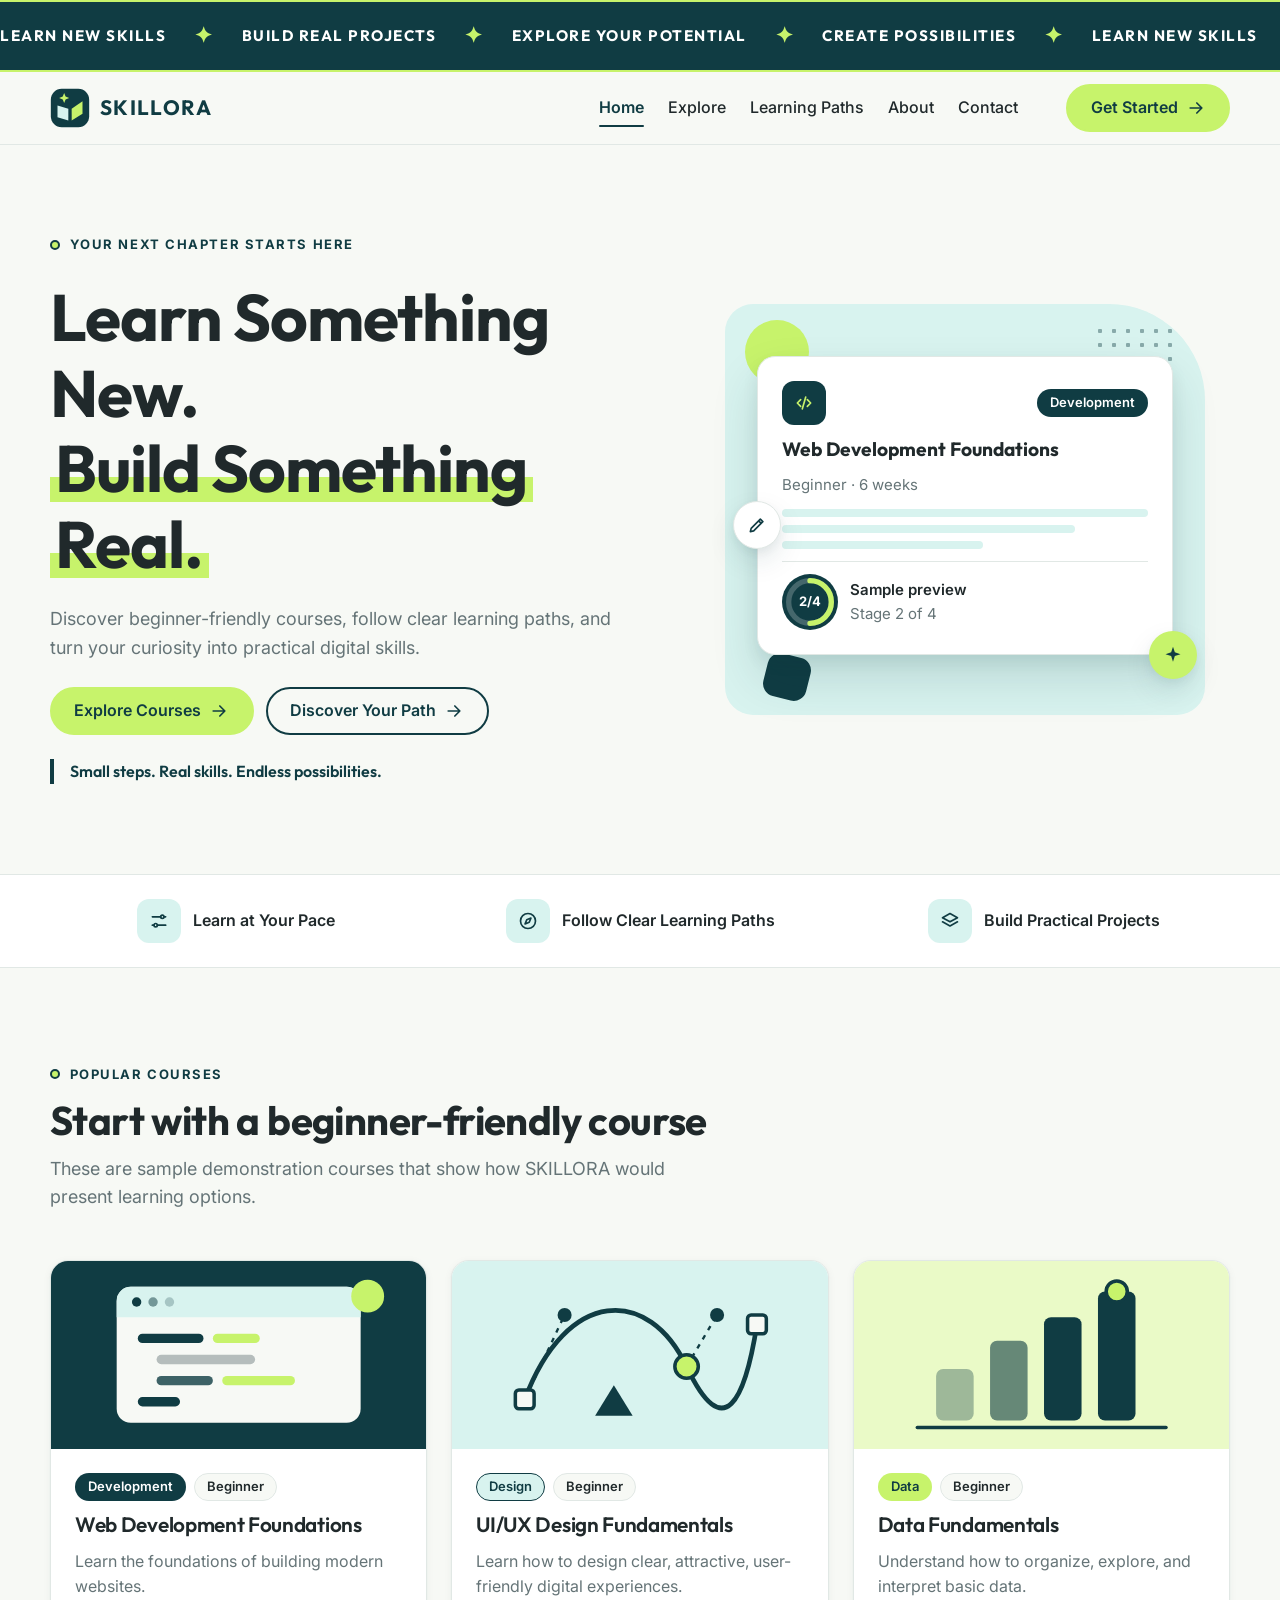
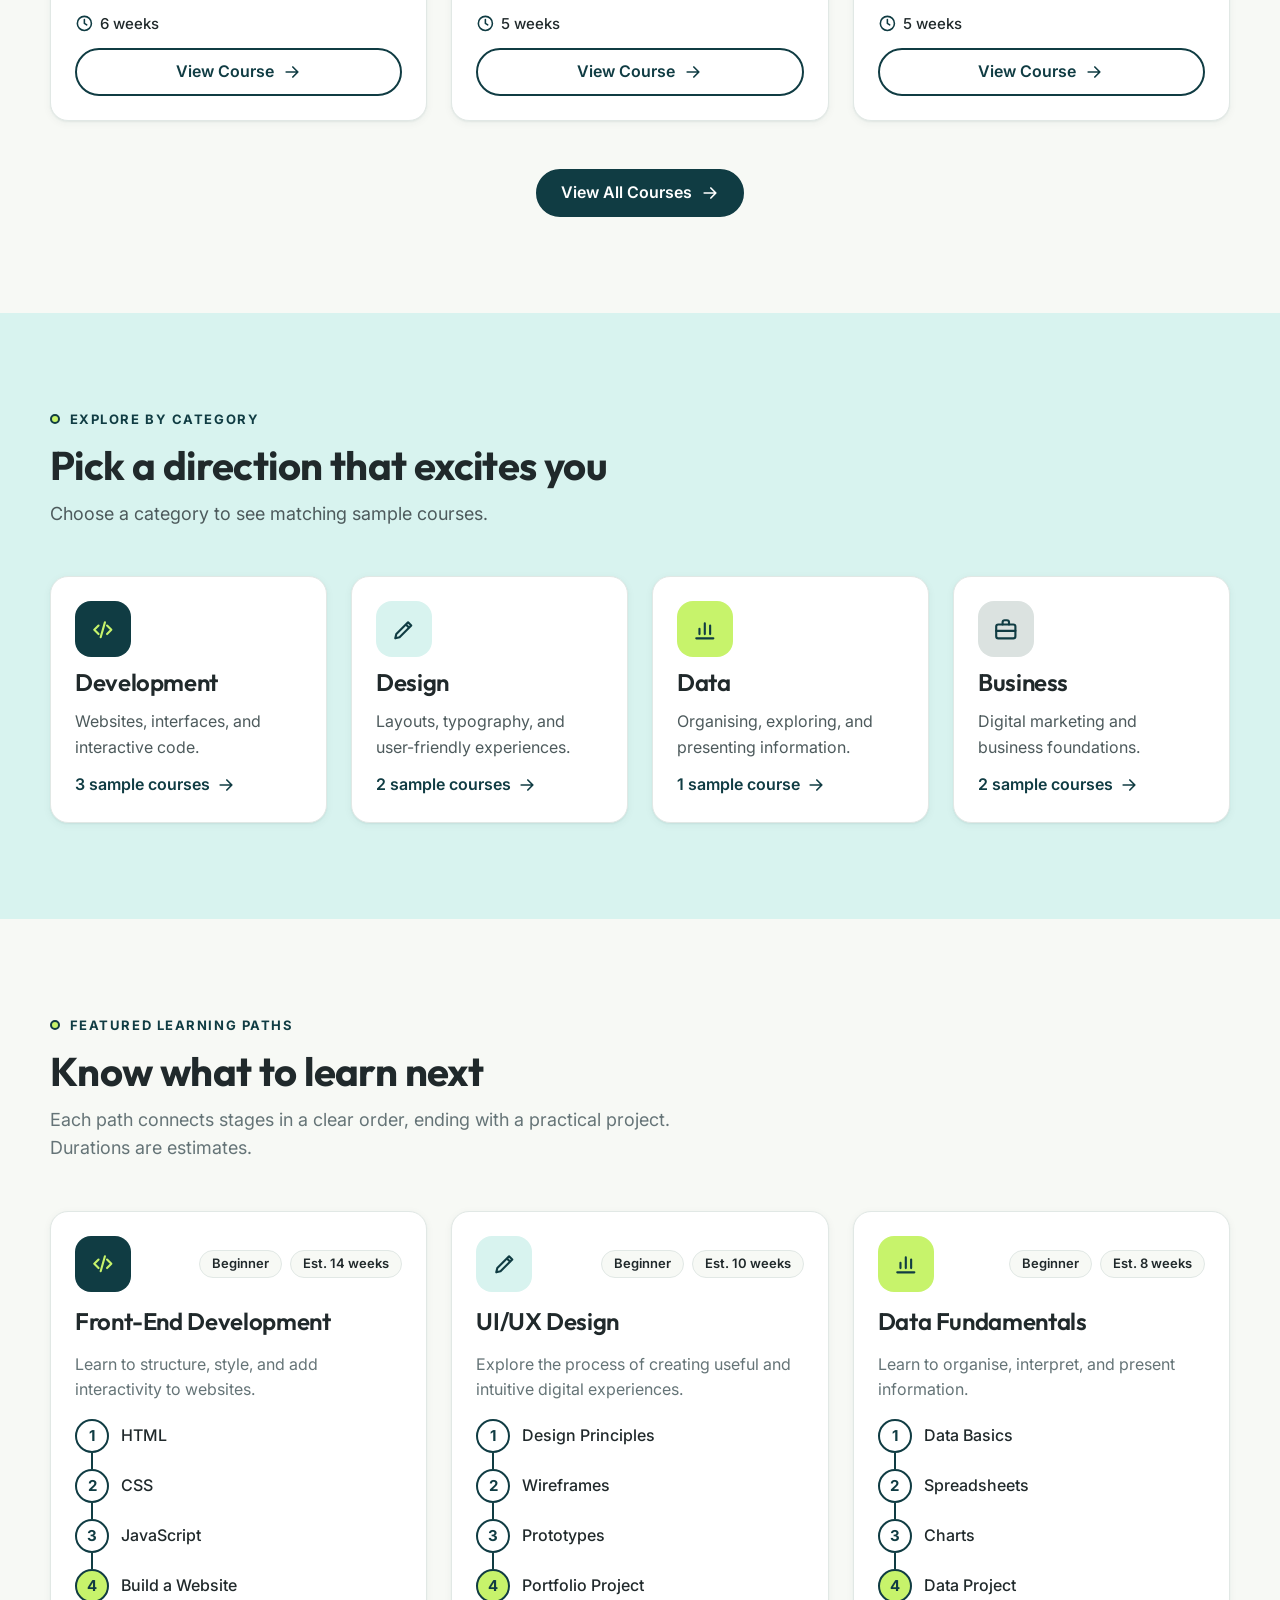
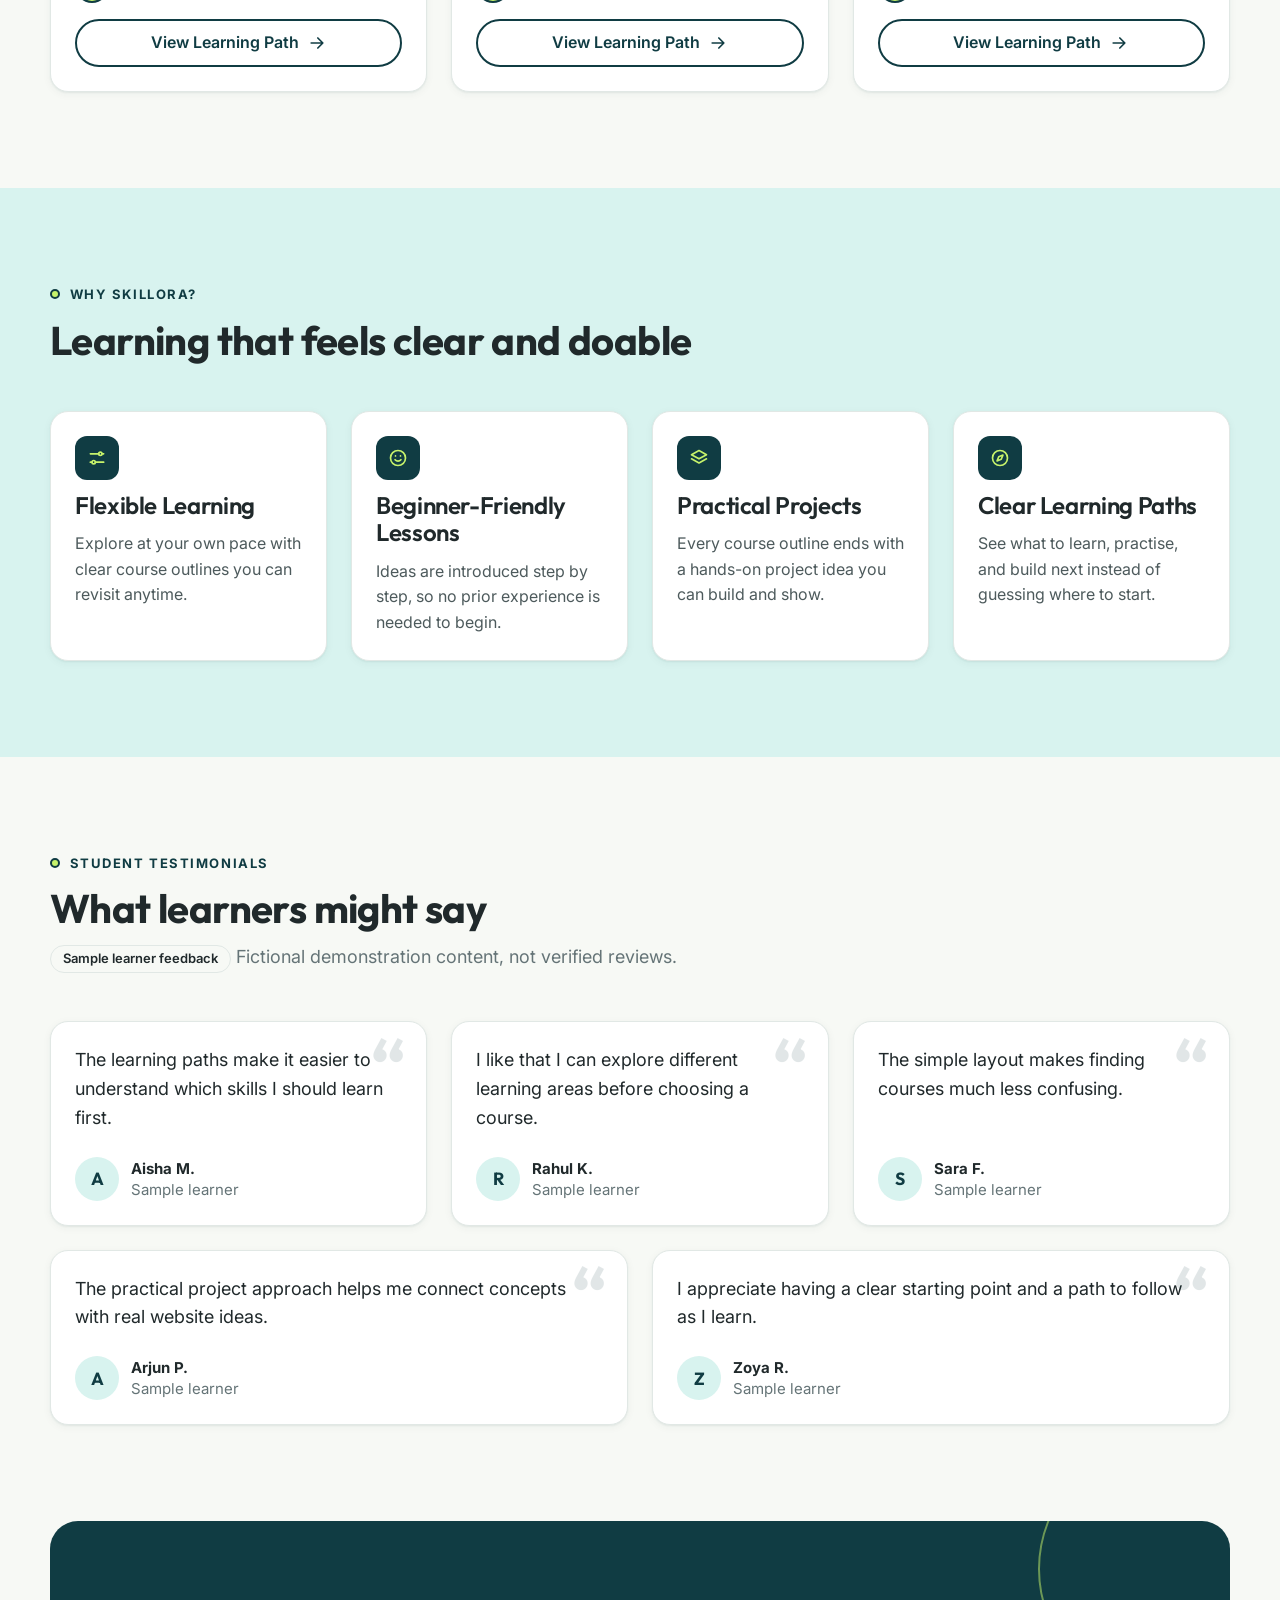
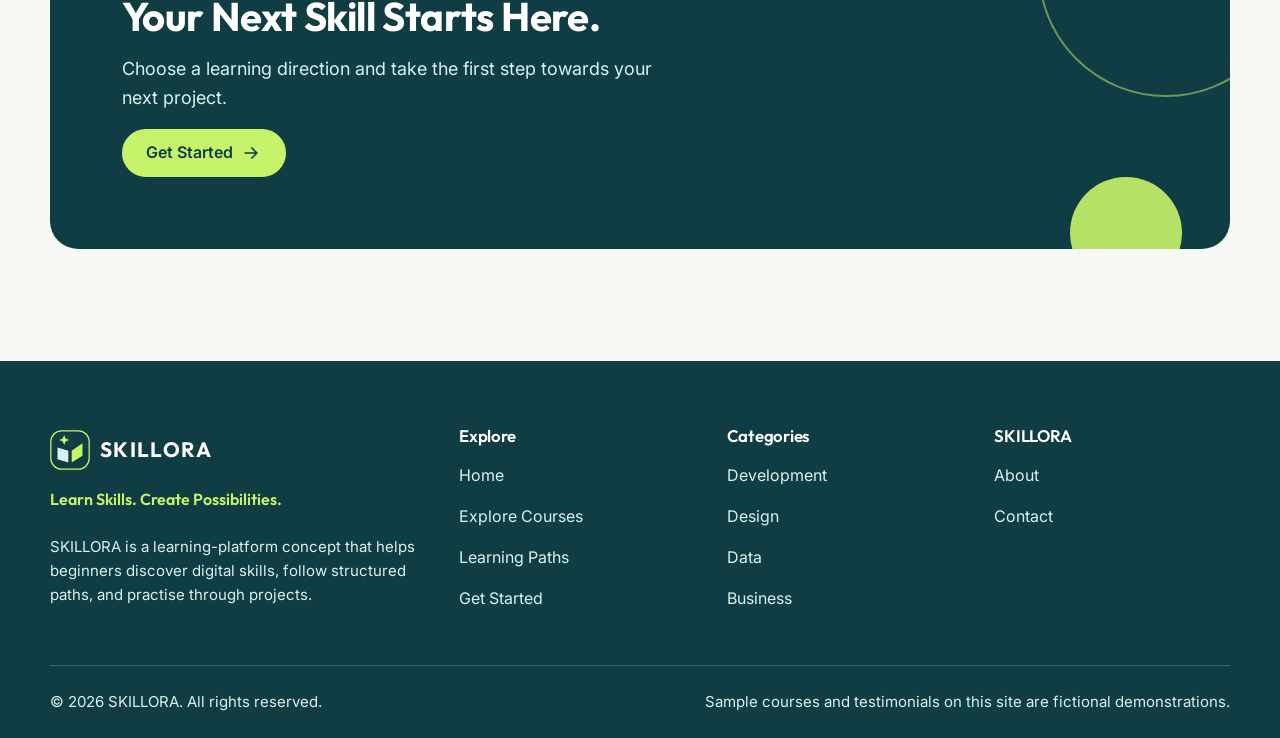
<file: index.html>
<!DOCTYPE html>
<html lang="en">
<head>
  <meta charset="UTF-8">
  <meta name="viewport" content="width=device-width, initial-scale=1">
  <title>SKILLORA | Learn Skills. Create Possibilities.</title>
  <meta name="description" content="SKILLORA is a beginner-friendly learning platform concept with courses, clear learning paths, and practical projects.">
  <meta name="theme-color" content="#103C43">
  <link rel="icon" href="assets/favicon.svg" type="image/svg+xml">
  <link rel="preconnect" href="https://fonts.googleapis.com">
  <link rel="preconnect" href="https://fonts.gstatic.com" crossorigin>
  <link href="https://fonts.googleapis.com/css2?family=Inter:wght@400;500;600&family=Outfit:wght@500;600;700&display=swap" rel="stylesheet">
  <link rel="stylesheet" href="style.css">
  <script src="main.js"></script>
</head>
<body>
  <a class="skip-link" href="#main">Skip to main content</a>
  <!-- SKILLORA Moving Marquee -->
<div class="skillora-marquee" aria-label="Learn new skills, build real projects, explore your potential">
    <div class="skillora-marquee-track" aria-hidden="true">
        <span>LEARN NEW SKILLS</span>
        <span class="marquee-star">✦</span>
        <span>BUILD REAL PROJECTS</span>
        <span class="marquee-star">✦</span>
        <span>EXPLORE YOUR POTENTIAL</span>
        <span class="marquee-star">✦</span>
        <span>CREATE POSSIBILITIES</span>
        <span class="marquee-star">✦</span>

        <span>LEARN NEW SKILLS</span>
        <span class="marquee-star">✦</span>
        <span>BUILD REAL PROJECTS</span>
        <span class="marquee-star">✦</span>
        <span>EXPLORE YOUR POTENTIAL</span>
        <span class="marquee-star">✦</span>
        <span>CREATE POSSIBILITIES</span>
        <span class="marquee-star">✦</span>
    </div>
</div>

  <header class="site-header">
    <div class="container nav-wrap">
      <a class="brand" href="index.html" aria-label="SKILLORA home">
        <svg class="brand-mark" viewBox="0 0 48 48" width="40" height="40" aria-hidden="true" focusable="false">
          <rect class="logo-bg" x="1" y="1" width="46" height="46" rx="13" fill="#103C43"/>
          <path d="M9 21l13 4v14L9 35z" fill="#D8F3EF"/>
          <path d="M26 25l13-9v15L26 39z" fill="#C7F36B"/>
          <path d="M17 6l1.7 4.3L23 12l-4.3 1.7L17 18l-1.7-4.3L11 12l4.3-1.7z" fill="#C7F36B"/>
        </svg>
        <span class="brand-text">SKILLORA</span>
      </a>

      <button class="nav-toggle" type="button" aria-expanded="false" aria-controls="primary-nav" aria-label="Open menu">
        <span class="nav-toggle-bar"></span><span class="nav-toggle-bar"></span><span class="nav-toggle-bar"></span>
      </button>

      <nav class="primary-nav" id="primary-nav" aria-label="Primary">
        <ul class="nav-list">
          <li><a class="nav-link" href="index.html" aria-current="page">Home</a></li>
          <li><a class="nav-link" href="explore.html">Explore</a></li>
          <li><a class="nav-link" href="learning-paths.html">Learning Paths</a></li>
          <li><a class="nav-link" href="about.html">About</a></li>
          <li><a class="nav-link" href="contact.html">Contact</a></li>
        </ul>
        <a class="btn btn-primary nav-cta" href="get-started.html">Get Started
          <svg class="icon icon-arrow" viewBox="0 0 24 24" aria-hidden="true" focusable="false"><path d="M5 12h14M13 6l6 6-6 6"/></svg>
        </a>
      </nav>
    </div>
  </header>

  <main id="main">

    <!-- A. HERO -->
    <section class="hero" aria-labelledby="hero-title">
      <div class="container hero-grid">
        <div class="hero-copy">
          <p class="eyebrow">YOUR NEXT CHAPTER STARTS HERE</p>
          <h1 id="hero-title">Learn Something New.<br><span class="highlight">Build Something Real.</span></h1>
          <p class="lead">Discover beginner-friendly courses, follow clear learning paths, and turn your curiosity into practical digital skills.</p>
          <div class="btn-row">
            <a class="btn btn-primary" href="explore.html">Explore Courses
              <svg class="icon icon-arrow" viewBox="0 0 24 24" aria-hidden="true" focusable="false"><path d="M5 12h14M13 6l6 6-6 6"/></svg>
            </a>
            <a class="btn btn-outline" href="learning-paths.html">Discover Your Path
              <svg class="icon icon-arrow" viewBox="0 0 24 24" aria-hidden="true" focusable="false"><path d="M5 12h14M13 6l6 6-6 6"/></svg>
            </a>
          </div>
          <p class="slogan">Small steps. Real skills. Endless possibilities.</p>
        </div>

        <div class="hero-art" aria-hidden="true">
          <span class="shape shape--circle"></span>
          <span class="shape shape--dots"></span>
          <span class="shape shape--square"></span>

          <div class="learn-card float">
            <div class="learn-card-top">
              <span class="code-tile">
                <svg class="icon" viewBox="0 0 24 24" focusable="false"><path d="M8 8l-4 4 4 4M16 8l4 4-4 4M14 5l-4 14"/></svg>
              </span>
              <span class="badge badge--development">Development</span>
            </div>
            <p class="learn-card-title">Web Development Foundations</p>
            <p class="learn-card-sub">Beginner &middot; 6 weeks</p>
            <div class="learn-lines"><span></span><span></span><span></span></div>
            <div class="learn-card-foot">
              <div class="ring">
                <svg viewBox="0 0 36 36" focusable="false">
                  <circle class="ring-track" cx="18" cy="18" r="16" pathLength="100"/>
                  <circle class="ring-fill" cx="18" cy="18" r="16" pathLength="100"/>
                </svg>
                <span class="ring-text">2/4</span>
              </div>
              <div>
                <p class="ring-title">Sample preview</p>
                <p class="learn-card-sub">Stage 2 of 4</p>
              </div>
            </div>
          </div>

          <span class="hero-chip hero-chip--pen float float--slow">
            <svg class="icon" viewBox="0 0 24 24" focusable="false"><path d="M4 20l1-4L16 5l3 3L8 19l-4 1zM14 7l3 3"/></svg>
          </span>
          <span class="hero-chip hero-chip--spark float">
            <svg class="icon icon--fill" viewBox="0 0 24 24" focusable="false"><path d="M12 2l2.2 6.8L21 11l-6.8 2.2L12 20l-2.2-6.8L3 11l6.8-2.2z"/></svg>
          </span>
        </div>
      </div>
    </section>

    <!-- B. QUICK BENEFITS -->
    <section class="benefit-strip" aria-label="Key benefits">
      <div class="container">
        <ul class="benefit-list">
          <li class="benefit">
            <span class="icon-tile"><svg class="icon" viewBox="0 0 24 24" aria-hidden="true" focusable="false"><path d="M4 7h10M18 7h2M4 17h2M10 17h10"/><circle cx="16" cy="7" r="2"/><circle cx="8" cy="17" r="2"/></svg></span>
            <span>Learn at Your Pace</span>
          </li>
          <li class="benefit">
            <span class="icon-tile"><svg class="icon" viewBox="0 0 24 24" aria-hidden="true" focusable="false"><circle cx="12" cy="12" r="9"/><path d="M15.5 8.5l-2 5-5 2 2-5z"/></svg></span>
            <span>Follow Clear Learning Paths</span>
          </li>
          <li class="benefit">
            <span class="icon-tile"><svg class="icon" viewBox="0 0 24 24" aria-hidden="true" focusable="false"><path d="M12 3l9 5-9 5-9-5 9-5zM3 13l9 5 9-5"/></svg></span>
            <span>Build Practical Projects</span>
          </li>
        </ul>
      </div>
    </section>

    <!-- C. POPULAR COURSES -->
    <section class="section" aria-labelledby="courses-title">
      <div class="container">
        <div class="section-head reveal">
          <p class="eyebrow">Popular Courses</p>
          <h2 id="courses-title">Start with a beginner-friendly course</h2>
          <p class="section-lead">These are sample demonstration courses that show how SKILLORA would present learning options.</p>
        </div>

        <div class="grid grid--3">
          <article class="card card--hover course-card reveal">
            <div class="course-art course-art--development">
              <svg viewBox="0 0 320 160" aria-hidden="true" focusable="false">
                <rect x="56" y="22" width="208" height="116" rx="12" fill="#F7F9F5"/>
                <path d="M56 34a12 12 0 0 1 12-12h184a12 12 0 0 1 12 12v14H56z" fill="#D8F3EF"/>
                <circle cx="73" cy="35" r="4" fill="#103C43"/><circle cx="87" cy="35" r="4" fill="#103C43" opacity=".5"/><circle cx="101" cy="35" r="4" fill="#103C43" opacity=".25"/>
                <rect x="74" y="62" width="56" height="8" rx="4" fill="#103C43"/>
                <rect x="138" y="62" width="40" height="8" rx="4" fill="#C7F36B"/>
                <rect x="90" y="80" width="84" height="8" rx="4" fill="#657477" opacity=".45"/>
                <rect x="90" y="98" width="48" height="8" rx="4" fill="#103C43" opacity=".8"/>
                <rect x="146" y="98" width="62" height="8" rx="4" fill="#C7F36B"/>
                <rect x="74" y="116" width="36" height="8" rx="4" fill="#103C43"/>
                <circle cx="270" cy="30" r="14" fill="#C7F36B"/>
              </svg>
            </div>
            <div class="course-body">
              <div class="badge-row"><span class="badge badge--development">Development</span><span class="badge badge--level">Beginner</span></div>
              <h3 class="course-title">Web Development Foundations</h3>
              <p class="course-desc">Learn the foundations of building modern websites.</p>
              <ul class="course-facts">
                <li><svg class="icon" viewBox="0 0 24 24" aria-hidden="true" focusable="false"><circle cx="12" cy="12" r="9"/><path d="M12 7v5l3 2"/></svg>6 weeks</li>
              </ul>
              <a class="btn btn-outline btn-block" href="course-details.html?id=web-development">View Course
                <svg class="icon icon-arrow" viewBox="0 0 24 24" aria-hidden="true" focusable="false"><path d="M5 12h14M13 6l6 6-6 6"/></svg>
              </a>
            </div>
          </article>

          <article class="card card--hover course-card reveal">
            <div class="course-art course-art--design">
              <svg viewBox="0 0 320 160" aria-hidden="true" focusable="false">
                <path d="M62 118C98 22 168 22 200 90S250 118 260 54" fill="none" stroke="#103C43" stroke-width="4" stroke-linecap="round"/>
                <path d="M62 118L96 46M200 90l26-44" stroke="#103C43" stroke-width="2" stroke-dasharray="4 5" fill="none"/>
                <rect x="54" y="110" width="16" height="16" rx="3" fill="#F7F9F5" stroke="#103C43" stroke-width="3"/>
                <rect x="252" y="46" width="16" height="16" rx="3" fill="#F7F9F5" stroke="#103C43" stroke-width="3"/>
                <circle cx="200" cy="90" r="10" fill="#C7F36B" stroke="#103C43" stroke-width="3"/>
                <circle cx="96" cy="46" r="6" fill="#103C43"/>
                <circle cx="226" cy="46" r="6" fill="#103C43"/>
                <path d="M122 132l16-26 16 26z" fill="#103C43"/>
              </svg>
            </div>
            <div class="course-body">
              <div class="badge-row"><span class="badge badge--design">Design</span><span class="badge badge--level">Beginner</span></div>
              <h3 class="course-title">UI/UX Design Fundamentals</h3>
              <p class="course-desc">Learn how to design clear, attractive, user-friendly digital experiences.</p>
              <ul class="course-facts">
                <li><svg class="icon" viewBox="0 0 24 24" aria-hidden="true" focusable="false"><circle cx="12" cy="12" r="9"/><path d="M12 7v5l3 2"/></svg>5 weeks</li>
              </ul>
              <a class="btn btn-outline btn-block" href="course-details.html?id=uiux-design">View Course
                <svg class="icon icon-arrow" viewBox="0 0 24 24" aria-hidden="true" focusable="false"><path d="M5 12h14M13 6l6 6-6 6"/></svg>
              </a>
            </div>
          </article>

          <article class="card card--hover course-card reveal">
            <div class="course-art course-art--data">
              <svg viewBox="0 0 320 160" aria-hidden="true" focusable="false">
                <rect x="70" y="92" width="32" height="44" rx="6" fill="#103C43" opacity=".35"/>
                <rect x="116" y="68" width="32" height="68" rx="6" fill="#103C43" opacity=".6"/>
                <rect x="162" y="48" width="32" height="88" rx="6" fill="#103C43"/>
                <rect x="208" y="26" width="32" height="110" rx="6" fill="#103C43"/>
                <path d="M54 142h212" stroke="#103C43" stroke-width="3" stroke-linecap="round"/>
                <circle cx="224" cy="26" r="9" fill="#C7F36B" stroke="#103C43" stroke-width="3"/>
              </svg>
            </div>
            <div class="course-body">
              <div class="badge-row"><span class="badge badge--data">Data</span><span class="badge badge--level">Beginner</span></div>
              <h3 class="course-title">Data Fundamentals</h3>
              <p class="course-desc">Understand how to organize, explore, and interpret basic data.</p>
              <ul class="course-facts">
                <li><svg class="icon" viewBox="0 0 24 24" aria-hidden="true" focusable="false"><circle cx="12" cy="12" r="9"/><path d="M12 7v5l3 2"/></svg>5 weeks</li>
              </ul>
              <a class="btn btn-outline btn-block" href="course-details.html?id=data-fundamentals">View Course
                <svg class="icon icon-arrow" viewBox="0 0 24 24" aria-hidden="true" focusable="false"><path d="M5 12h14M13 6l6 6-6 6"/></svg>
              </a>
            </div>
          </article>
        </div>

        <div class="section-actions">
          <a class="btn btn-secondary" href="explore.html">View All Courses
            <svg class="icon icon-arrow" viewBox="0 0 24 24" aria-hidden="true" focusable="false"><path d="M5 12h14M13 6l6 6-6 6"/></svg>
          </a>
        </div>
      </div>
    </section>

    <!-- D. EXPLORE BY CATEGORY -->
    <section class="section section--aqua" aria-labelledby="categories-title">
      <div class="container">
        <div class="section-head reveal">
          <p class="eyebrow">Explore by Category</p>
          <h2 id="categories-title">Pick a direction that excites you</h2>
          <p class="section-lead">Choose a category to see matching sample courses.</p>
        </div>

        <div class="grid grid--4">
          <a class="card card--hover category-card reveal" href="explore.html?category=development">
            <span class="icon-tile icon-tile--lg tile--development"><svg class="icon" viewBox="0 0 24 24" aria-hidden="true" focusable="false"><path d="M8 8l-4 4 4 4M16 8l4 4-4 4M14 5l-4 14"/></svg></span>
            <h3>Development</h3>
            <p>Websites, interfaces, and interactive code.</p>
            <span class="card-link">3 sample courses <svg class="icon icon-arrow" viewBox="0 0 24 24" aria-hidden="true" focusable="false"><path d="M5 12h14M13 6l6 6-6 6"/></svg></span>
          </a>
          <a class="card card--hover category-card reveal" href="explore.html?category=design">
            <span class="icon-tile icon-tile--lg tile--design"><svg class="icon" viewBox="0 0 24 24" aria-hidden="true" focusable="false"><path d="M4 20l1-4L16 5l3 3L8 19l-4 1zM14 7l3 3"/></svg></span>
            <h3>Design</h3>
            <p>Layouts, typography, and user-friendly experiences.</p>
            <span class="card-link">2 sample courses <svg class="icon icon-arrow" viewBox="0 0 24 24" aria-hidden="true" focusable="false"><path d="M5 12h14M13 6l6 6-6 6"/></svg></span>
          </a>
          <a class="card card--hover category-card reveal" href="explore.html?category=data">
            <span class="icon-tile icon-tile--lg tile--data"><svg class="icon" viewBox="0 0 24 24" aria-hidden="true" focusable="false"><path d="M4 20h16M7 16v-5M12 16V6M17 16v-8"/></svg></span>
            <h3>Data</h3>
            <p>Organising, exploring, and presenting information.</p>
            <span class="card-link">1 sample course <svg class="icon icon-arrow" viewBox="0 0 24 24" aria-hidden="true" focusable="false"><path d="M5 12h14M13 6l6 6-6 6"/></svg></span>
          </a>
          <a class="card card--hover category-card reveal" href="explore.html?category=business">
            <span class="icon-tile icon-tile--lg tile--business"><svg class="icon" viewBox="0 0 24 24" aria-hidden="true" focusable="false"><rect x="3" y="7" width="18" height="13" rx="2"/><path d="M9 7V5a2 2 0 0 1 2-2h2a2 2 0 0 1 2 2v2M3 13h18"/></svg></span>
            <h3>Business</h3>
            <p>Digital marketing and business foundations.</p>
            <span class="card-link">2 sample courses <svg class="icon icon-arrow" viewBox="0 0 24 24" aria-hidden="true" focusable="false"><path d="M5 12h14M13 6l6 6-6 6"/></svg></span>
          </a>
        </div>
      </div>
    </section>

    <!-- E. FEATURED LEARNING PATHS -->
    <section class="section" aria-labelledby="paths-title">
      <div class="container">
        <div class="section-head reveal">
          <p class="eyebrow">Featured Learning Paths</p>
          <h2 id="paths-title">Know what to learn next</h2>
          <p class="section-lead">Each path connects stages in a clear order, ending with a practical project. Durations are estimates.</p>
        </div>

        <div class="grid grid--3">
          <article class="card card--hover path-card reveal">
            <div class="path-head">
              <span class="icon-tile icon-tile--lg tile--development"><svg class="icon" viewBox="0 0 24 24" aria-hidden="true" focusable="false"><path d="M8 8l-4 4 4 4M16 8l4 4-4 4M14 5l-4 14"/></svg></span>
              <div class="badge-row"><span class="badge badge--level">Beginner</span><span class="badge badge--level">Est. 14 weeks</span></div>
            </div>
            <h3>Front-End Development</h3>
            <p class="course-desc">Learn to structure, style, and add interactivity to websites.</p>
            <ol class="stepper stepper--vertical" aria-label="Front-End Development stages">
              <li class="step"><span class="step-dot">1</span><span class="step-label">HTML</span></li>
              <li class="step"><span class="step-dot">2</span><span class="step-label">CSS</span></li>
              <li class="step"><span class="step-dot">3</span><span class="step-label">JavaScript</span></li>
              <li class="step"><span class="step-dot">4</span><span class="step-label">Build a Website</span></li>
            </ol>
            <a class="btn btn-outline btn-block" href="learning-paths.html?path=frontend">View Learning Path
              <svg class="icon icon-arrow" viewBox="0 0 24 24" aria-hidden="true" focusable="false"><path d="M5 12h14M13 6l6 6-6 6"/></svg>
            </a>
          </article>

          <article class="card card--hover path-card reveal">
            <div class="path-head">
              <span class="icon-tile icon-tile--lg tile--design"><svg class="icon" viewBox="0 0 24 24" aria-hidden="true" focusable="false"><path d="M4 20l1-4L16 5l3 3L8 19l-4 1zM14 7l3 3"/></svg></span>
              <div class="badge-row"><span class="badge badge--level">Beginner</span><span class="badge badge--level">Est. 10 weeks</span></div>
            </div>
            <h3>UI/UX Design</h3>
            <p class="course-desc">Explore the process of creating useful and intuitive digital experiences.</p>
            <ol class="stepper stepper--vertical" aria-label="UI/UX Design stages">
              <li class="step"><span class="step-dot">1</span><span class="step-label">Design Principles</span></li>
              <li class="step"><span class="step-dot">2</span><span class="step-label">Wireframes</span></li>
              <li class="step"><span class="step-dot">3</span><span class="step-label">Prototypes</span></li>
              <li class="step"><span class="step-dot">4</span><span class="step-label">Portfolio Project</span></li>
            </ol>
            <a class="btn btn-outline btn-block" href="learning-paths.html?path=uiux">View Learning Path
              <svg class="icon icon-arrow" viewBox="0 0 24 24" aria-hidden="true" focusable="false"><path d="M5 12h14M13 6l6 6-6 6"/></svg>
            </a>
          </article>

          <article class="card card--hover path-card reveal">
            <div class="path-head">
              <span class="icon-tile icon-tile--lg tile--data"><svg class="icon" viewBox="0 0 24 24" aria-hidden="true" focusable="false"><path d="M4 20h16M7 16v-5M12 16V6M17 16v-8"/></svg></span>
              <div class="badge-row"><span class="badge badge--level">Beginner</span><span class="badge badge--level">Est. 8 weeks</span></div>
            </div>
            <h3>Data Fundamentals</h3>
            <p class="course-desc">Learn to organise, interpret, and present information.</p>
            <ol class="stepper stepper--vertical" aria-label="Data Fundamentals stages">
              <li class="step"><span class="step-dot">1</span><span class="step-label">Data Basics</span></li>
              <li class="step"><span class="step-dot">2</span><span class="step-label">Spreadsheets</span></li>
              <li class="step"><span class="step-dot">3</span><span class="step-label">Charts</span></li>
              <li class="step"><span class="step-dot">4</span><span class="step-label">Data Project</span></li>
            </ol>
            <a class="btn btn-outline btn-block" href="learning-paths.html?path=data">View Learning Path
              <svg class="icon icon-arrow" viewBox="0 0 24 24" aria-hidden="true" focusable="false"><path d="M5 12h14M13 6l6 6-6 6"/></svg>
            </a>
          </article>
        </div>
      </div>
    </section>

    <!-- F. WHY SKILLORA -->
    <section class="section section--aqua" aria-labelledby="why-title">
      <div class="container">
        <div class="section-head reveal">
          <p class="eyebrow">Why SKILLORA?</p>
          <h2 id="why-title">Learning that feels clear and doable</h2>
        </div>

        <div class="grid grid--4">
          <article class="card feature reveal">
            <span class="icon-tile icon-tile--dark"><svg class="icon" viewBox="0 0 24 24" aria-hidden="true" focusable="false"><path d="M4 7h10M18 7h2M4 17h2M10 17h10"/><circle cx="16" cy="7" r="2"/><circle cx="8" cy="17" r="2"/></svg></span>
            <h3>Flexible Learning</h3>
            <p>Explore at your own pace with clear course outlines you can revisit anytime.</p>
          </article>
          <article class="card feature reveal">
            <span class="icon-tile icon-tile--dark"><svg class="icon" viewBox="0 0 24 24" aria-hidden="true" focusable="false"><circle cx="12" cy="12" r="9"/><path d="M8.5 14a4.5 4.5 0 0 0 7 0M9 9.5h.01M15 9.5h.01"/></svg></span>
            <h3>Beginner-Friendly Lessons</h3>
            <p>Ideas are introduced step by step, so no prior experience is needed to begin.</p>
          </article>
          <article class="card feature reveal">
            <span class="icon-tile icon-tile--dark"><svg class="icon" viewBox="0 0 24 24" aria-hidden="true" focusable="false"><path d="M12 3l9 5-9 5-9-5 9-5zM3 13l9 5 9-5"/></svg></span>
            <h3>Practical Projects</h3>
            <p>Every course outline ends with a hands-on project idea you can build and show.</p>
          </article>
          <article class="card feature reveal">
            <span class="icon-tile icon-tile--dark"><svg class="icon" viewBox="0 0 24 24" aria-hidden="true" focusable="false"><circle cx="12" cy="12" r="9"/><path d="M15.5 8.5l-2 5-5 2 2-5z"/></svg></span>
            <h3>Clear Learning Paths</h3>
            <p>See what to learn, practise, and build next instead of guessing where to start.</p>
          </article>
        </div>
      </div>
    </section>

    <!-- G. TESTIMONIALS -->
    <section class="section" aria-labelledby="voices-title">
      <div class="container">
        <div class="section-head reveal">
          <p class="eyebrow">Student Testimonials</p>
          <h2 id="voices-title">What learners might say</h2>
          <p class="section-lead"><span class="badge badge--level">Sample learner feedback</span> Fictional demonstration content, not verified reviews.</p>
        </div>

        <div class="testimonial-grid">
          <figure class="card quote-card reveal">
            <blockquote><p>The learning paths make it easier to understand which skills I should learn first.</p></blockquote>
            <figcaption><span class="avatar" aria-hidden="true">A</span><span><strong>Aisha M.</strong><br><span class="muted">Sample learner</span></span></figcaption>
          </figure>
          <figure class="card quote-card reveal">
            <blockquote><p>I like that I can explore different learning areas before choosing a course.</p></blockquote>
            <figcaption><span class="avatar" aria-hidden="true">R</span><span><strong>Rahul K.</strong><br><span class="muted">Sample learner</span></span></figcaption>
          </figure>
          <figure class="card quote-card reveal">
            <blockquote><p>The simple layout makes finding courses much less confusing.</p></blockquote>
            <figcaption><span class="avatar" aria-hidden="true">S</span><span><strong>Sara F.</strong><br><span class="muted">Sample learner</span></span></figcaption>
          </figure>
          <figure class="card quote-card reveal">
            <blockquote><p>The practical project approach helps me connect concepts with real website ideas.</p></blockquote>
            <figcaption><span class="avatar" aria-hidden="true">A</span><span><strong>Arjun P.</strong><br><span class="muted">Sample learner</span></span></figcaption>
          </figure>
          <figure class="card quote-card reveal">
            <blockquote><p>I appreciate having a clear starting point and a path to follow as I learn.</p></blockquote>
            <figcaption><span class="avatar" aria-hidden="true">Z</span><span><strong>Zoya R.</strong><br><span class="muted">Sample learner</span></span></figcaption>
          </figure>
        </div>
      </div>
    </section>

    <!-- H. FINAL CTA -->
    <section class="section section--cta" aria-labelledby="cta-title">
      <div class="container">
        <div class="cta-panel reveal">
          <h2 id="cta-title">Your Next Skill Starts Here.</h2>
          <p>Choose a learning direction and take the first step towards your next project.</p>
          <a class="btn btn-primary" href="get-started.html">Get Started
            <svg class="icon icon-arrow" viewBox="0 0 24 24" aria-hidden="true" focusable="false"><path d="M5 12h14M13 6l6 6-6 6"/></svg>
          </a>
        </div>
      </div>
    </section>
  </main>

  <!-- I. FOOTER -->
  <footer class="site-footer">
    <div class="container footer-grid">
      <div class="footer-brand">
        <a class="brand" href="index.html" aria-label="SKILLORA home">
          <svg class="brand-mark" viewBox="0 0 48 48" width="40" height="40" aria-hidden="true" focusable="false">
            <rect class="logo-bg" x="1" y="1" width="46" height="46" rx="13" fill="#103C43"/>
            <path d="M9 21l13 4v14L9 35z" fill="#D8F3EF"/>
            <path d="M26 25l13-9v15L26 39z" fill="#C7F36B"/>
            <path d="M17 6l1.7 4.3L23 12l-4.3 1.7L17 18l-1.7-4.3L11 12l4.3-1.7z" fill="#C7F36B"/>
          </svg>
          <span class="brand-text">SKILLORA</span>
        </a>
        <p class="footer-tagline">Learn Skills. Create Possibilities.</p>
        <p class="footer-text">SKILLORA is a learning-platform concept that helps beginners discover digital skills, follow structured paths, and practise through projects.</p>
      </div>

      <nav aria-label="Explore links">
        <h2 class="footer-title">Explore</h2>
        <ul class="footer-links">
          <li><a href="index.html">Home</a></li>
          <li><a href="explore.html">Explore Courses</a></li>
          <li><a href="learning-paths.html">Learning Paths</a></li>
          <li><a href="get-started.html">Get Started</a></li>
        </ul>
      </nav>

      <nav aria-label="Learning categories">
        <h2 class="footer-title">Categories</h2>
        <ul class="footer-links">
          <li><a href="explore.html?category=development">Development</a></li>
          <li><a href="explore.html?category=design">Design</a></li>
          <li><a href="explore.html?category=data">Data</a></li>
          <li><a href="explore.html?category=business">Business</a></li>
        </ul>
      </nav>

      <nav aria-label="Company links">
        <h2 class="footer-title">SKILLORA</h2>
        <ul class="footer-links">
          <li><a href="about.html">About</a></li>
          <li><a href="contact.html">Contact</a></li>
        </ul>
      </nav>
    </div>

    <div class="container footer-bottom">
      <p>&copy; 2026 SKILLORA. All rights reserved.</p>
      <p>Sample courses and testimonials on this site are fictional demonstrations.</p>
    </div>
  </footer>

  <button class="scroll-top" type="button" aria-label="Back to top">
    <svg class="icon" viewBox="0 0 24 24" aria-hidden="true" focusable="false"><path d="M12 19V5M6 11l6-6 6 6"/></svg>
  </button>

</body>
</html>
</file>
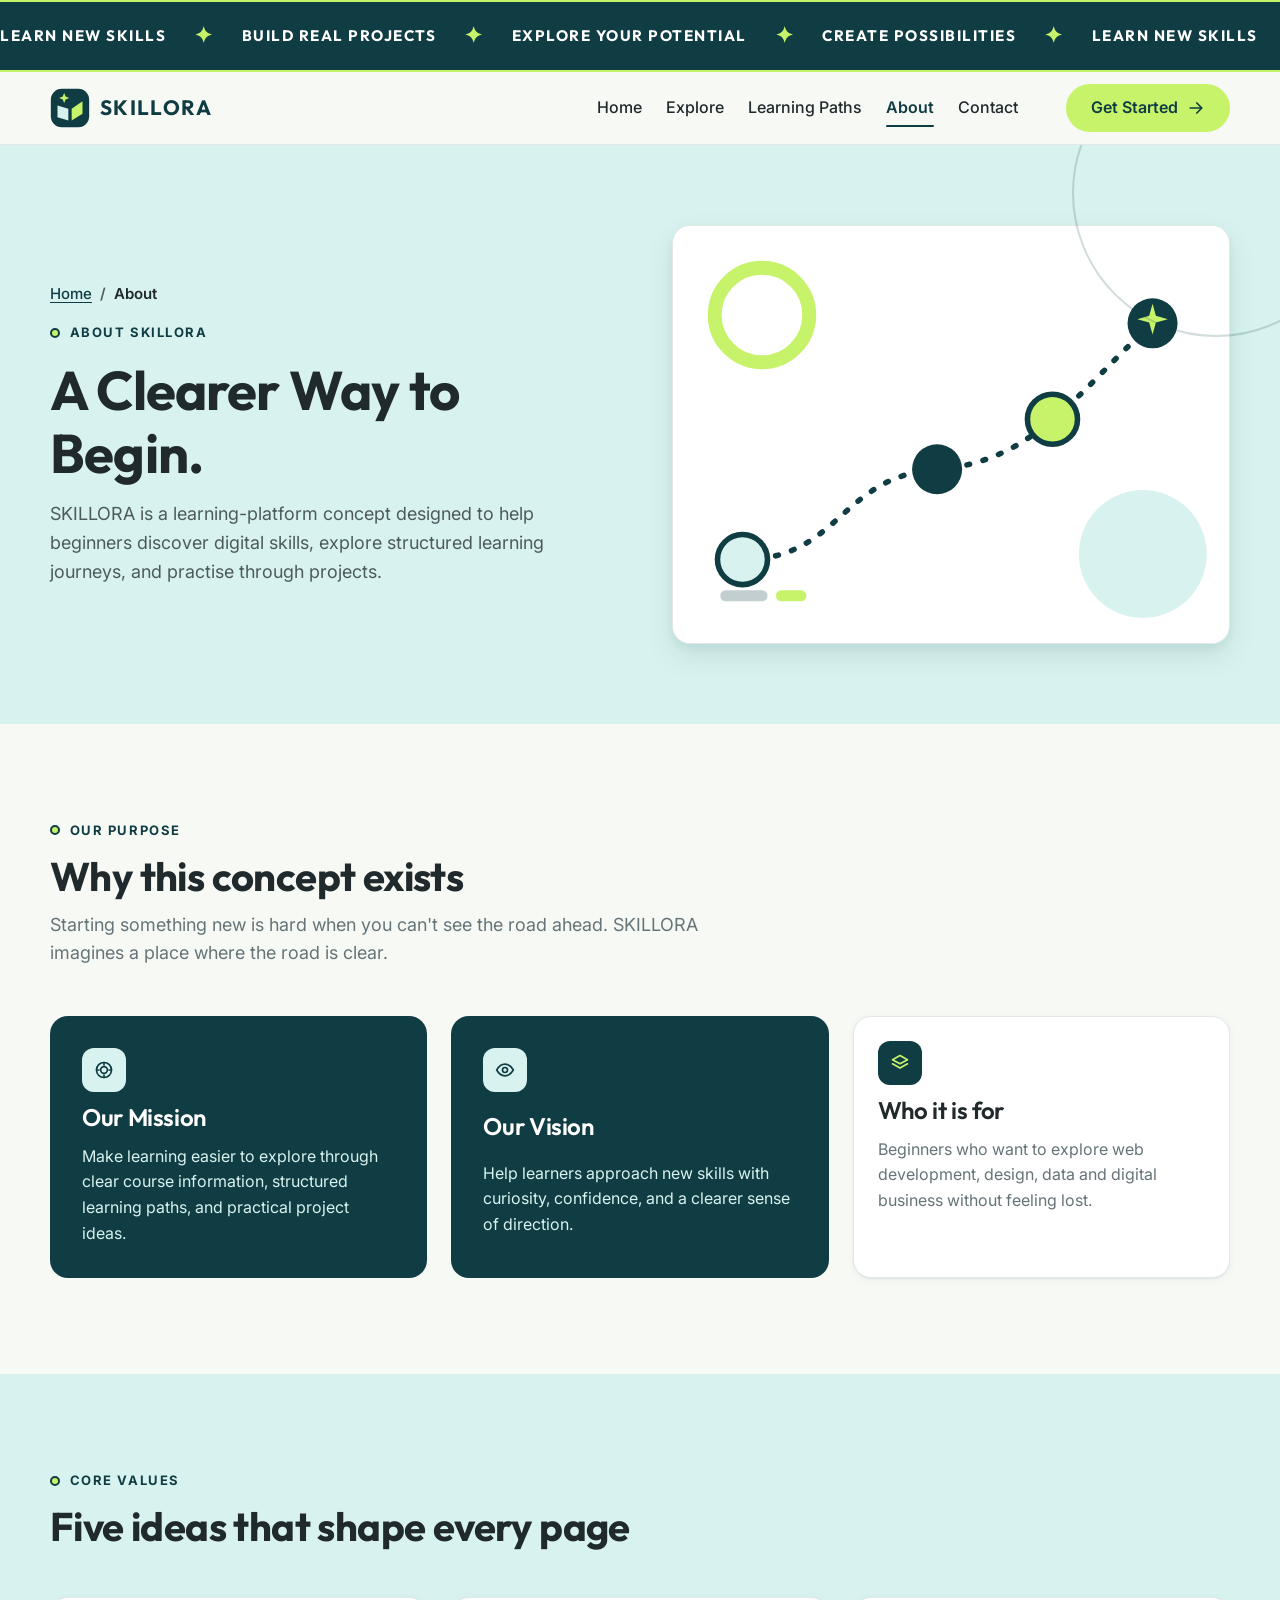
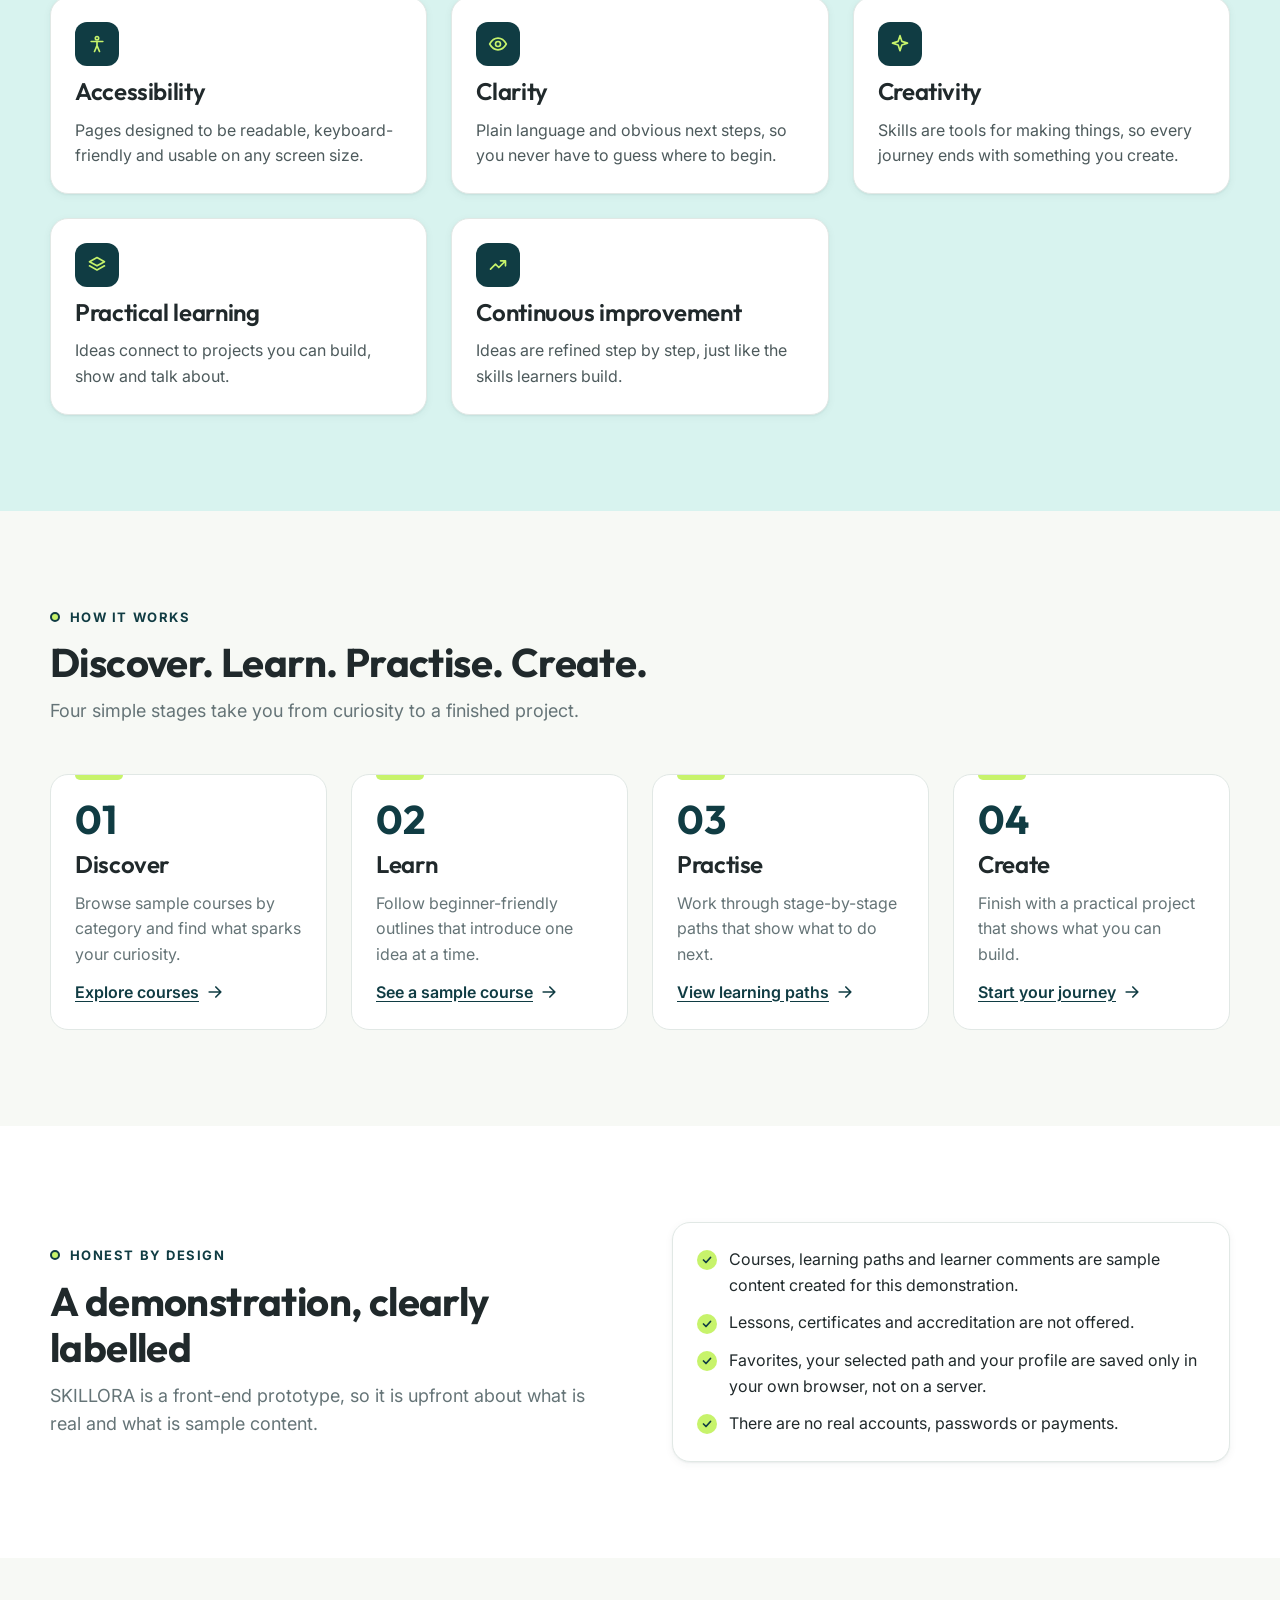
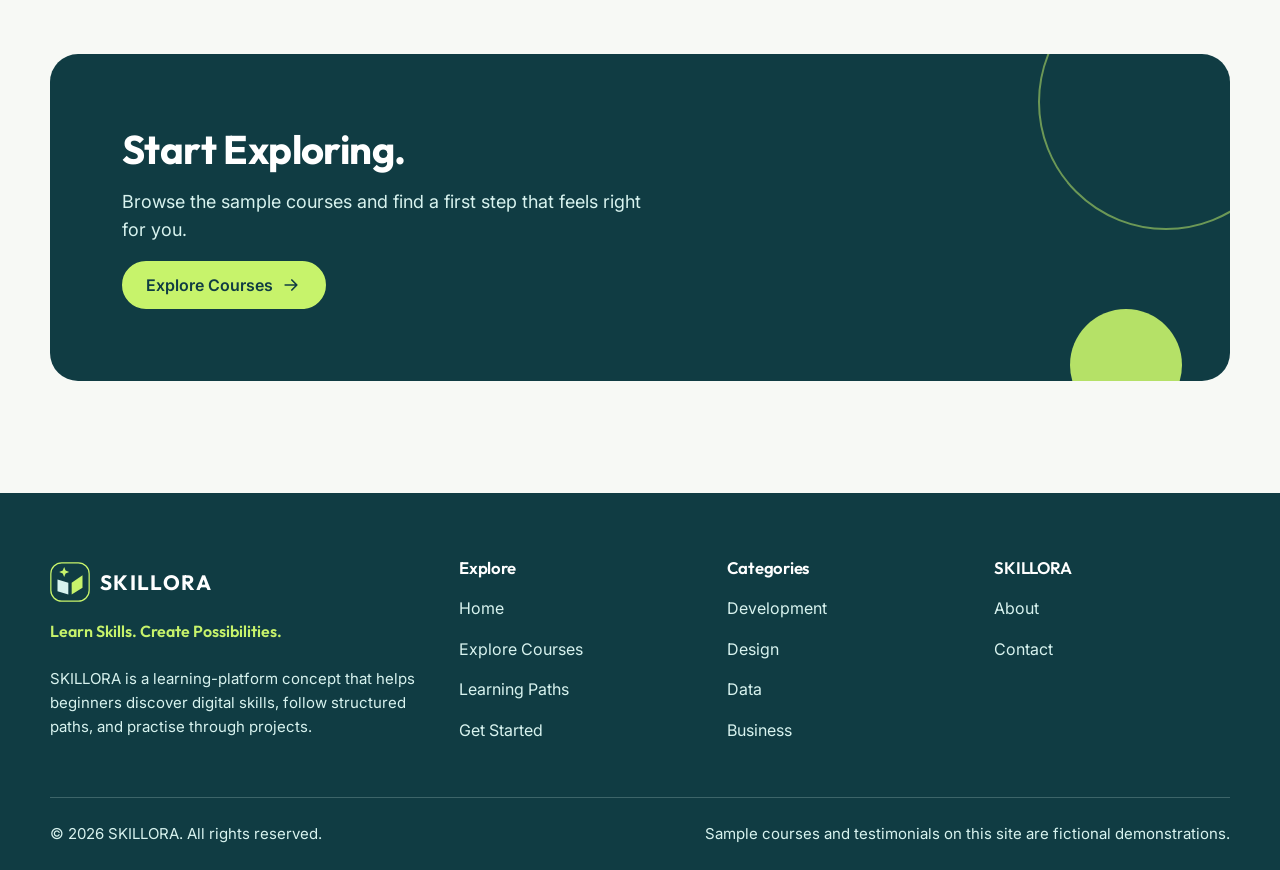
<file: about.html>
<!DOCTYPE html>
<html lang="en">
<head>
  <meta charset="UTF-8">
  <meta name="viewport" content="width=device-width, initial-scale=1">
  <title>About | SKILLORA</title>
  <meta name="description" content="SKILLORA is a learning-platform concept that helps beginners discover digital skills, explore learning paths, and practise through projects.">
  <meta name="theme-color" content="#103C43">
  <link rel="icon" href="assets/favicon.svg" type="image/svg+xml">
  <link rel="preconnect" href="https://fonts.googleapis.com">
  <link rel="preconnect" href="https://fonts.gstatic.com" crossorigin>
  <link href="https://fonts.googleapis.com/css2?family=Inter:wght@400;500;600&family=Outfit:wght@500;600;700&display=swap" rel="stylesheet">
  <link rel="stylesheet" href="style.css">
  <script src="main.js"></script>
</head>
<body>
  <!-- SKILLORA Moving Marquee -->
<div class="skillora-marquee" aria-label="Learn new skills, build real projects, explore your potential">
    <div class="skillora-marquee-track" aria-hidden="true">
        <span>LEARN NEW SKILLS</span>
        <span class="marquee-star">✦</span>
        <span>BUILD REAL PROJECTS</span>
        <span class="marquee-star">✦</span>
        <span>EXPLORE YOUR POTENTIAL</span>
        <span class="marquee-star">✦</span>
        <span>CREATE POSSIBILITIES</span>
        <span class="marquee-star">✦</span>

        <span>LEARN NEW SKILLS</span>
        <span class="marquee-star">✦</span>
        <span>BUILD REAL PROJECTS</span>
        <span class="marquee-star">✦</span>
        <span>EXPLORE YOUR POTENTIAL</span>
        <span class="marquee-star">✦</span>
        <span>CREATE POSSIBILITIES</span>
        <span class="marquee-star">✦</span>
    </div>
</div>
  <a class="skip-link" href="#main">Skip to main content</a>

  <header class="site-header">
    <div class="container nav-wrap">
      <a class="brand" href="index.html" aria-label="SKILLORA home">
        <svg class="brand-mark" viewBox="0 0 48 48" width="40" height="40" aria-hidden="true" focusable="false">
          <rect class="logo-bg" x="1" y="1" width="46" height="46" rx="13" fill="#103C43"/>
          <path d="M9 21l13 4v14L9 35z" fill="#D8F3EF"/>
          <path d="M26 25l13-9v15L26 39z" fill="#C7F36B"/>
          <path d="M17 6l1.7 4.3L23 12l-4.3 1.7L17 18l-1.7-4.3L11 12l4.3-1.7z" fill="#C7F36B"/>
        </svg>
        <span class="brand-text">SKILLORA</span>
      </a>

      <button class="nav-toggle" type="button" aria-expanded="false" aria-controls="primary-nav" aria-label="Open menu">
        <span class="nav-toggle-bar"></span><span class="nav-toggle-bar"></span><span class="nav-toggle-bar"></span>
      </button>

      <nav class="primary-nav" id="primary-nav" aria-label="Primary">
        <ul class="nav-list">
          <li><a class="nav-link" href="index.html">Home</a></li>
          <li><a class="nav-link" href="explore.html">Explore</a></li>
          <li><a class="nav-link" href="learning-paths.html">Learning Paths</a></li>
          <li><a class="nav-link" href="about.html" aria-current="page">About</a></li>
          <li><a class="nav-link" href="contact.html">Contact</a></li>
        </ul>
        <a class="btn btn-primary nav-cta" href="get-started.html">Get Started
          <svg class="icon icon-arrow" viewBox="0 0 24 24" aria-hidden="true" focusable="false"><path d="M5 12h14M13 6l6 6-6 6"/></svg>
        </a>
      </nav>
    </div>
  </header>

  <main id="main">

    <!-- HERO -->
    <section class="page-hero" aria-labelledby="page-title">
      <div class="container split">
        <div class="page-hero-inner">
          <nav class="breadcrumb" aria-label="Breadcrumb">
            <ol>
              <li><a href="index.html">Home</a></li>
              <li aria-current="page">About</li>
            </ol>
          </nav>
          <p class="eyebrow">About SKILLORA</p>
          <h1 id="page-title">A Clearer Way to Begin.</h1>
          <p class="lead">SKILLORA is a learning-platform concept designed to help beginners discover digital skills, explore structured learning journeys, and practise through projects.</p>
        </div>

        <div class="detail-art" aria-hidden="true">
          <svg viewBox="0 0 400 300" focusable="false" style="display:block;width:100%;height:auto">
            <rect width="400" height="300" fill="#FFFFFF"/>
            <circle cx="64" cy="64" r="34" fill="none" stroke="#C7F36B" stroke-width="10"/>
            <circle cx="338" cy="236" r="46" fill="#D8F3EF"/>
            <path d="M50 240C120 240 120 180 190 175S290 120 345 70" fill="none" stroke="#103C43" stroke-width="4" stroke-dasharray="2 10" stroke-linecap="round"/>
            <circle cx="50" cy="240" r="18" fill="#D8F3EF" stroke="#103C43" stroke-width="4"/>
            <circle cx="190" cy="175" r="18" fill="#103C43"/>
            <circle cx="273" cy="139" r="18" fill="#C7F36B" stroke="#103C43" stroke-width="4"/>
            <circle cx="345" cy="70" r="18" fill="#103C43"/>
            <path d="M345 56l2.4 8.6L356 67l-8.6 2.4L345 78l-2.4-8.6L334 67l8.6-2.4z" fill="#C7F36B"/>
            <rect x="34" y="262" width="34" height="8" rx="4" fill="#103C43" opacity=".25"/>
            <rect x="74" y="262" width="22" height="8" rx="4" fill="#C7F36B"/>
          </svg>
        </div>
      </div>
    </section>

    <!-- MISSION AND VISION -->
    <section class="section" aria-labelledby="purpose-title">
      <div class="container">
        <div class="section-head reveal">
          <p class="eyebrow">Our Purpose</p>
          <h2 id="purpose-title">Why this concept exists</h2>
          <p class="section-lead">Starting something new is hard when you can't see the road ahead. SKILLORA imagines a place where the road is clear.</p>
        </div>

        <div class="grid grid--3">
          <article class="statement reveal">
            <span class="icon-tile"><svg class="icon" viewBox="0 0 24 24" aria-hidden="true" focusable="false"><circle cx="12" cy="12" r="9"/><circle cx="12" cy="12" r="4"/><path d="M12 3v3M12 18v3M3 12h3M18 12h3"/></svg></span>
            <h3>Our Mission</h3>
            <p>Make learning easier to explore through clear course information, structured learning paths, and practical project ideas.</p>
          </article>
          <article class="statement reveal">
            <span class="icon-tile"><svg class="icon" viewBox="0 0 24 24" aria-hidden="true" focusable="false"><path d="M2 12s4-7 10-7 10 7 10 7-4 7-10 7S2 12 2 12z"/><circle cx="12" cy="12" r="3"/></svg></span>
            <h3>Our Vision</h3>
            <p>Help learners approach new skills with curiosity, confidence, and a clearer sense of direction.</p>
          </article>
          <article class="card feature reveal">
            <span class="icon-tile icon-tile--dark"><svg class="icon" viewBox="0 0 24 24" aria-hidden="true" focusable="false"><path d="M12 3l9 5-9 5-9-5 9-5zM3 13l9 5 9-5"/></svg></span>
            <h3>Who it is for</h3>
            <p>Beginners who want to explore web development, design, data and digital business without feeling lost.</p>
          </article>
        </div>
      </div>
    </section>

    <!-- CORE VALUES -->
    <section class="section section--aqua" aria-labelledby="values-title">
      <div class="container">
        <div class="section-head reveal">
          <p class="eyebrow">Core Values</p>
          <h2 id="values-title">Five ideas that shape every page</h2>
        </div>

        <div class="grid grid--3">
          <article class="card feature reveal">
            <span class="icon-tile icon-tile--dark"><svg class="icon" viewBox="0 0 24 24" aria-hidden="true" focusable="false"><circle cx="12" cy="5" r="2"/><path d="M5 9h14M12 9v5M9 21l3-7 3 7"/></svg></span>
            <h3>Accessibility</h3>
            <p>Pages designed to be readable, keyboard-friendly and usable on any screen size.</p>
          </article>
          <article class="card feature reveal">
            <span class="icon-tile icon-tile--dark"><svg class="icon" viewBox="0 0 24 24" aria-hidden="true" focusable="false"><path d="M2 12s4-7 10-7 10 7 10 7-4 7-10 7S2 12 2 12z"/><circle cx="12" cy="12" r="3"/></svg></span>
            <h3>Clarity</h3>
            <p>Plain language and obvious next steps, so you never have to guess where to begin.</p>
          </article>
          <article class="card feature reveal">
            <span class="icon-tile icon-tile--dark"><svg class="icon" viewBox="0 0 24 24" aria-hidden="true" focusable="false"><path d="M12 2l2.2 6.8L21 11l-6.8 2.2L12 20l-2.2-6.8L3 11l6.8-2.2z"/></svg></span>
            <h3>Creativity</h3>
            <p>Skills are tools for making things, so every journey ends with something you create.</p>
          </article>
          <article class="card feature reveal">
            <span class="icon-tile icon-tile--dark"><svg class="icon" viewBox="0 0 24 24" aria-hidden="true" focusable="false"><path d="M12 3l9 5-9 5-9-5 9-5zM3 13l9 5 9-5"/></svg></span>
            <h3>Practical learning</h3>
            <p>Ideas connect to projects you can build, show and talk about.</p>
          </article>
          <article class="card feature reveal">
            <span class="icon-tile icon-tile--dark"><svg class="icon" viewBox="0 0 24 24" aria-hidden="true" focusable="false"><path d="M3 17l6-6 4 4 8-8M15 7h6v6"/></svg></span>
            <h3>Continuous improvement</h3>
            <p>Ideas are refined step by step, just like the skills learners build.</p>
          </article>
        </div>
      </div>
    </section>

    <!-- DISCOVER, LEARN, PRACTISE, CREATE -->
    <section class="section" aria-labelledby="journey-title">
      <div class="container">
        <div class="section-head reveal">
          <p class="eyebrow">How It Works</p>
          <h2 id="journey-title">Discover. Learn. Practise. Create.</h2>
          <p class="section-lead">Four simple stages take you from curiosity to a finished project.</p>
        </div>

        <div class="journey">
          <article class="journey-item reveal">
            <span class="journey-num" aria-hidden="true">01</span>
            <h3>Discover</h3>
            <p class="muted">Browse sample courses by category and find what sparks your curiosity.</p>
            <a class="card-link" href="explore.html">Explore courses <svg class="icon icon-arrow" viewBox="0 0 24 24" aria-hidden="true" focusable="false"><path d="M5 12h14M13 6l6 6-6 6"/></svg></a>
          </article>
          <article class="journey-item reveal">
            <span class="journey-num" aria-hidden="true">02</span>
            <h3>Learn</h3>
            <p class="muted">Follow beginner-friendly outlines that introduce one idea at a time.</p>
            <a class="card-link" href="course-details.html?id=web-development">See a sample course <svg class="icon icon-arrow" viewBox="0 0 24 24" aria-hidden="true" focusable="false"><path d="M5 12h14M13 6l6 6-6 6"/></svg></a>
          </article>
          <article class="journey-item reveal">
            <span class="journey-num" aria-hidden="true">03</span>
            <h3>Practise</h3>
            <p class="muted">Work through stage-by-stage paths that show what to do next.</p>
            <a class="card-link" href="learning-paths.html">View learning paths <svg class="icon icon-arrow" viewBox="0 0 24 24" aria-hidden="true" focusable="false"><path d="M5 12h14M13 6l6 6-6 6"/></svg></a>
          </article>
          <article class="journey-item reveal">
            <span class="journey-num" aria-hidden="true">04</span>
            <h3>Create</h3>
            <p class="muted">Finish with a practical project that shows what you can build.</p>
            <a class="card-link" href="get-started.html">Start your journey <svg class="icon icon-arrow" viewBox="0 0 24 24" aria-hidden="true" focusable="false"><path d="M5 12h14M13 6l6 6-6 6"/></svg></a>
          </article>
        </div>
      </div>
    </section>

    <!-- HONEST BY DESIGN -->
    <section class="section section--white" aria-labelledby="honest-title">
      <div class="container split">
        <div class="section-head reveal" style="margin-bottom:0">
          <p class="eyebrow">Honest by Design</p>
          <h2 id="honest-title">A demonstration, clearly labelled</h2>
          <p class="section-lead">SKILLORA is a front-end prototype, so it is upfront about what is real and what is sample content.</p>
        </div>

        <ul class="check-list card aside-card reveal">
          <li>Courses, learning paths and learner comments are sample content created for this demonstration.</li>
          <li>Lessons, certificates and accreditation are not offered.</li>
          <li>Favorites, your selected path and your profile are saved only in your own browser, not on a server.</li>
          <li>There are no real accounts, passwords or payments.</li>
        </ul>
      </div>
    </section>

    <!-- FINAL CALL TO ACTION -->
    <section class="section" aria-labelledby="cta-title">
      <div class="container">
        <div class="cta-panel reveal">
          <h2 id="cta-title">Start Exploring.</h2>
          <p>Browse the sample courses and find a first step that feels right for you.</p>
          <a class="btn btn-primary" href="explore.html">Explore Courses
            <svg class="icon icon-arrow" viewBox="0 0 24 24" aria-hidden="true" focusable="false"><path d="M5 12h14M13 6l6 6-6 6"/></svg>
          </a>
        </div>
      </div>
    </section>
  </main>

  <footer class="site-footer">
    <div class="container footer-grid">
      <div class="footer-brand">
        <a class="brand" href="index.html" aria-label="SKILLORA home">
          <svg class="brand-mark" viewBox="0 0 48 48" width="40" height="40" aria-hidden="true" focusable="false">
            <rect class="logo-bg" x="1" y="1" width="46" height="46" rx="13" fill="#103C43"/>
            <path d="M9 21l13 4v14L9 35z" fill="#D8F3EF"/>
            <path d="M26 25l13-9v15L26 39z" fill="#C7F36B"/>
            <path d="M17 6l1.7 4.3L23 12l-4.3 1.7L17 18l-1.7-4.3L11 12l4.3-1.7z" fill="#C7F36B"/>
          </svg>
          <span class="brand-text">SKILLORA</span>
        </a>
        <p class="footer-tagline">Learn Skills. Create Possibilities.</p>
        <p class="footer-text">SKILLORA is a learning-platform concept that helps beginners discover digital skills, follow structured paths, and practise through projects.</p>
      </div>

      <nav aria-label="Explore links">
        <h2 class="footer-title">Explore</h2>
        <ul class="footer-links">
          <li><a href="index.html">Home</a></li>
          <li><a href="explore.html">Explore Courses</a></li>
          <li><a href="learning-paths.html">Learning Paths</a></li>
          <li><a href="get-started.html">Get Started</a></li>
        </ul>
      </nav>

      <nav aria-label="Learning categories">
        <h2 class="footer-title">Categories</h2>
        <ul class="footer-links">
          <li><a href="explore.html?category=development">Development</a></li>
          <li><a href="explore.html?category=design">Design</a></li>
          <li><a href="explore.html?category=data">Data</a></li>
          <li><a href="explore.html?category=business">Business</a></li>
        </ul>
      </nav>

      <nav aria-label="Company links">
        <h2 class="footer-title">SKILLORA</h2>
        <ul class="footer-links">
          <li><a href="about.html">About</a></li>
          <li><a href="contact.html">Contact</a></li>
        </ul>
      </nav>
    </div>

    <div class="container footer-bottom">
      <p>&copy; 2026 SKILLORA. All rights reserved.</p>
      <p>Sample courses and testimonials on this site are fictional demonstrations.</p>
    </div>
  </footer>

  <button class="scroll-top" type="button" aria-label="Back to top">
    <svg class="icon" viewBox="0 0 24 24" aria-hidden="true" focusable="false"><path d="M12 19V5M6 11l6-6 6 6"/></svg>
  </button>
  
</body>
</html>
</file>
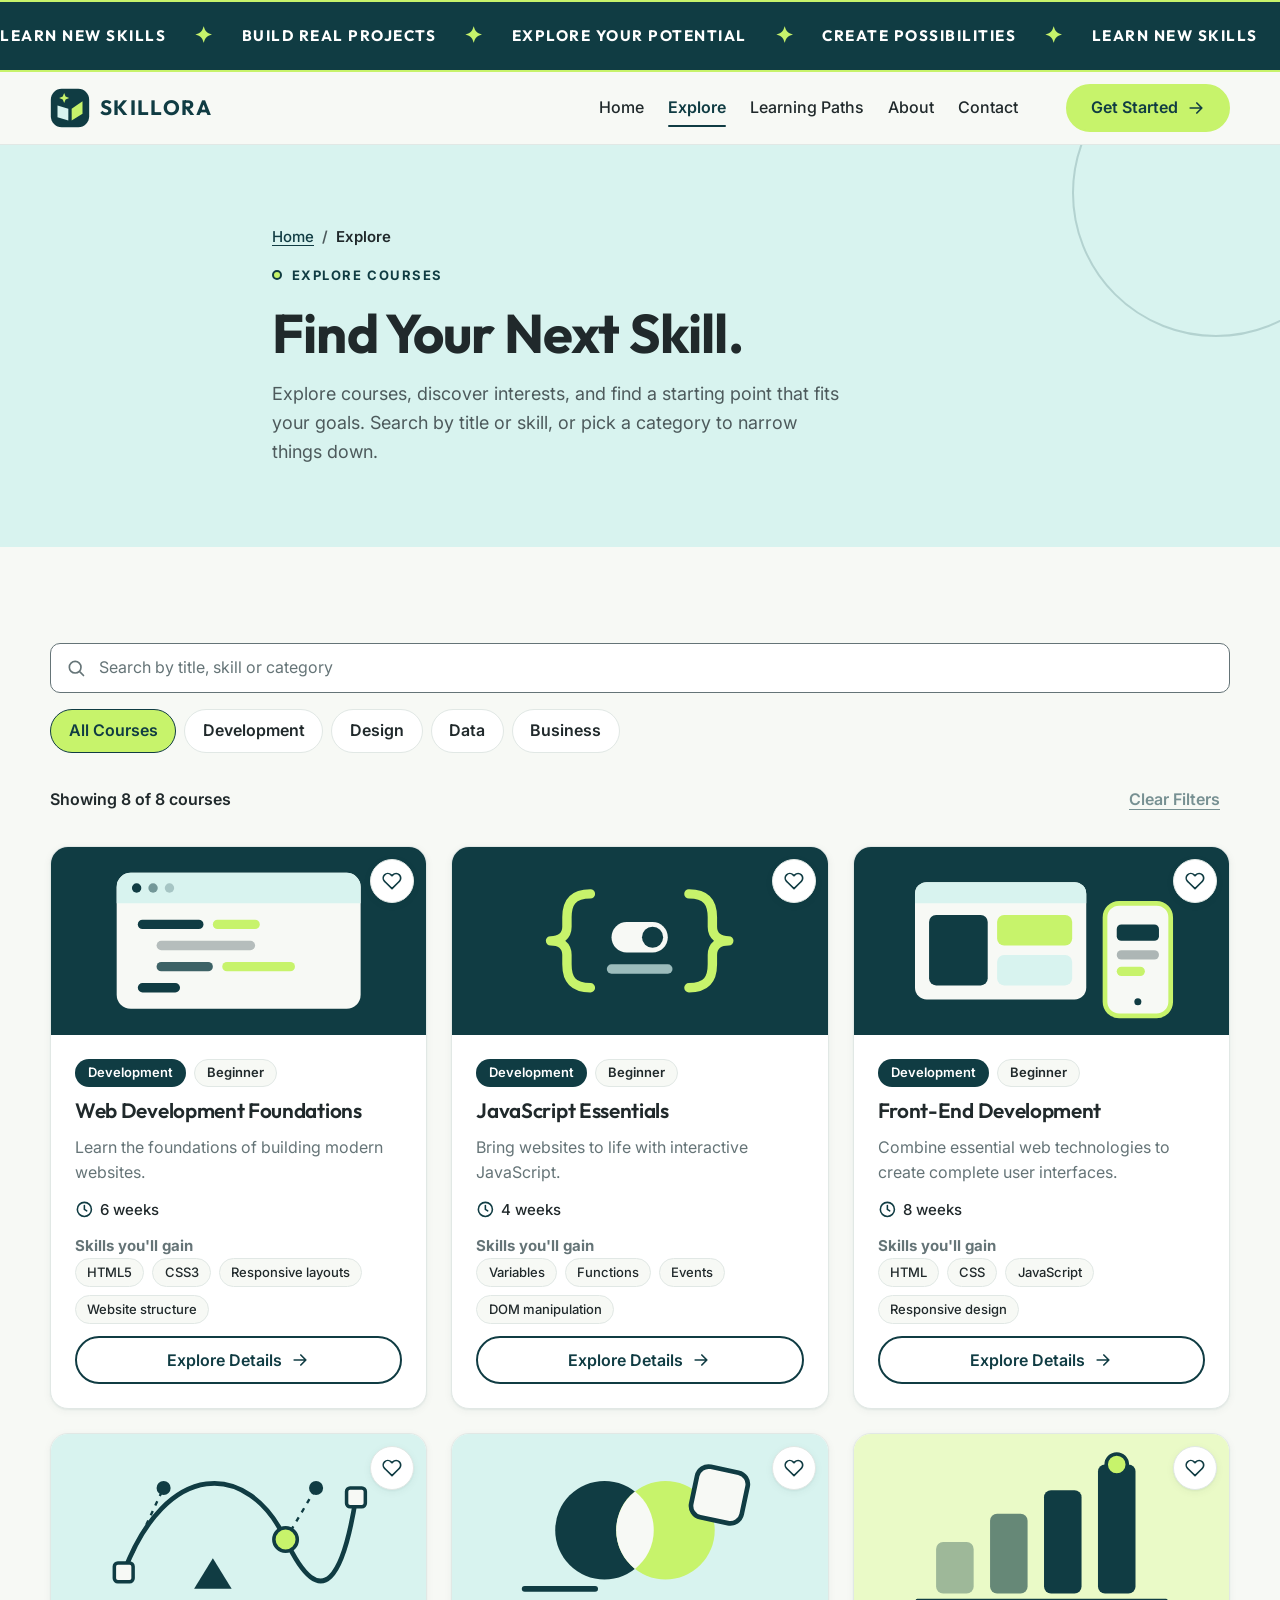
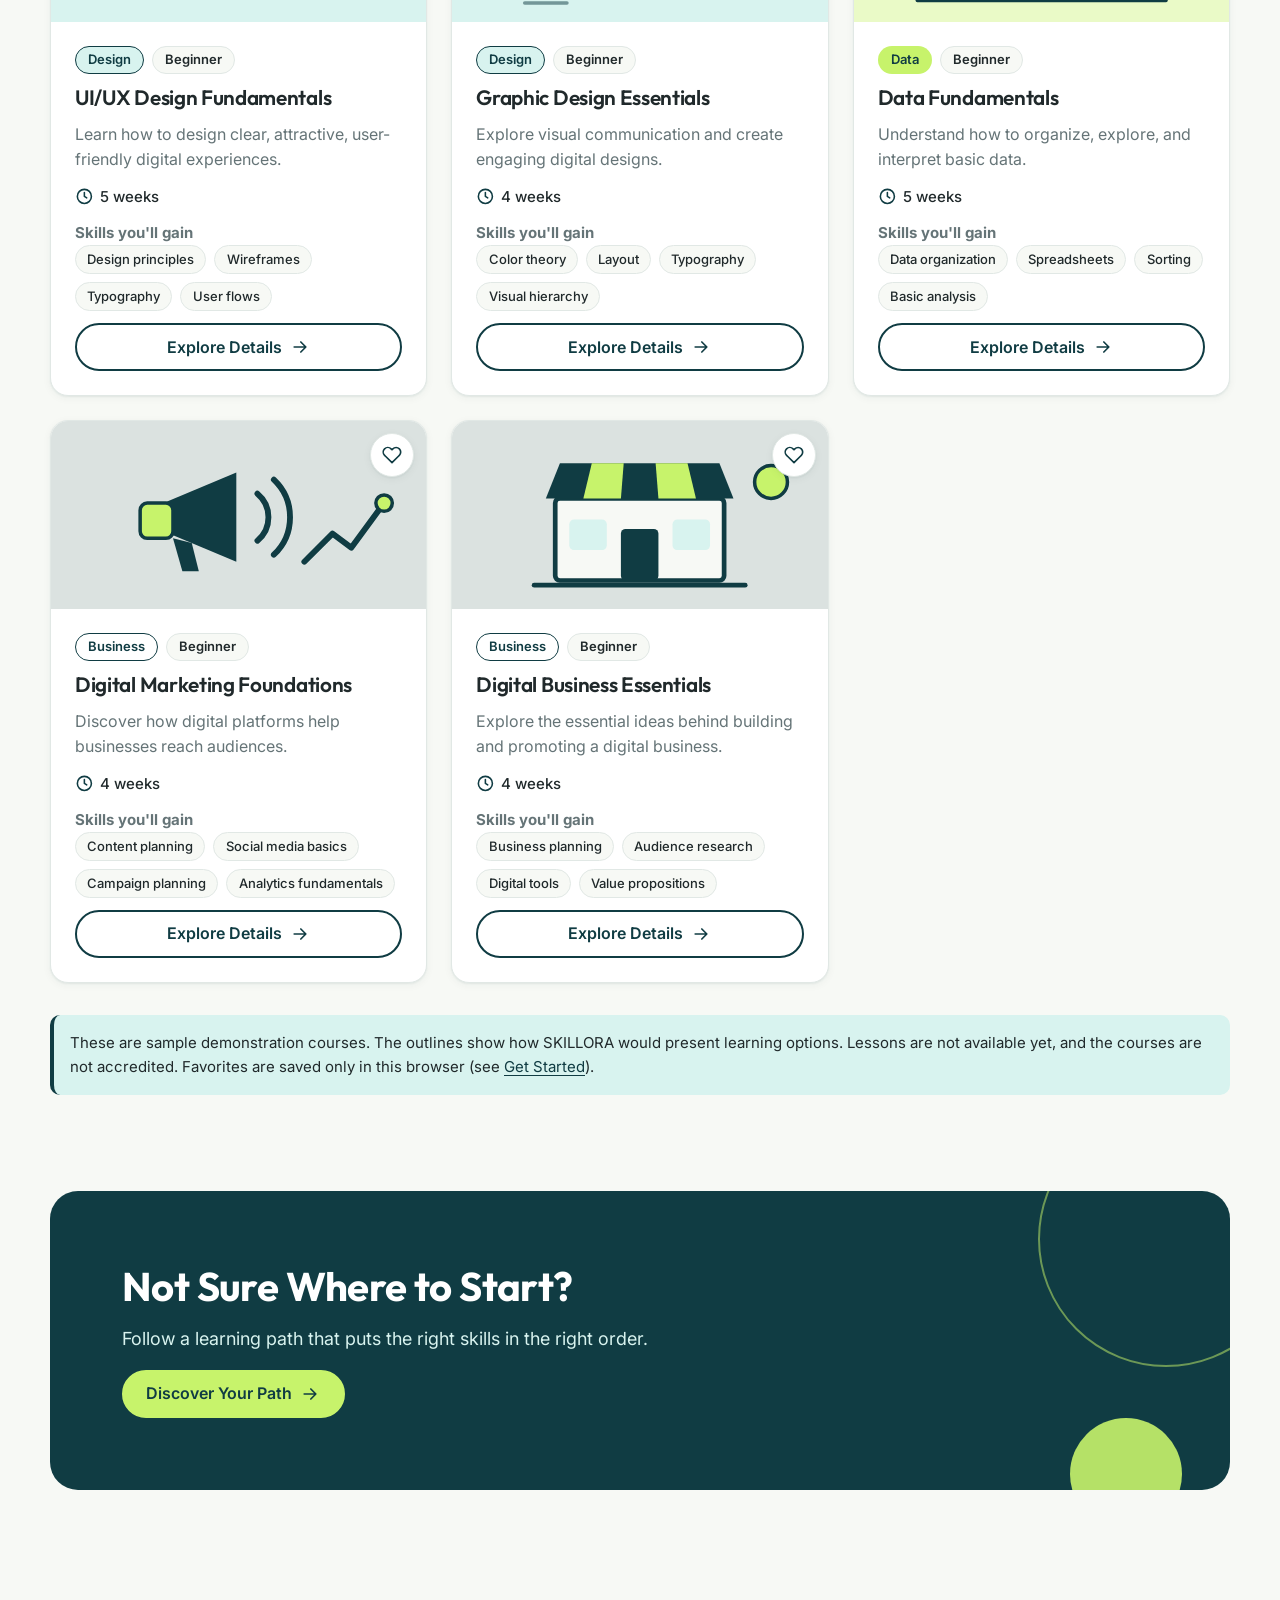
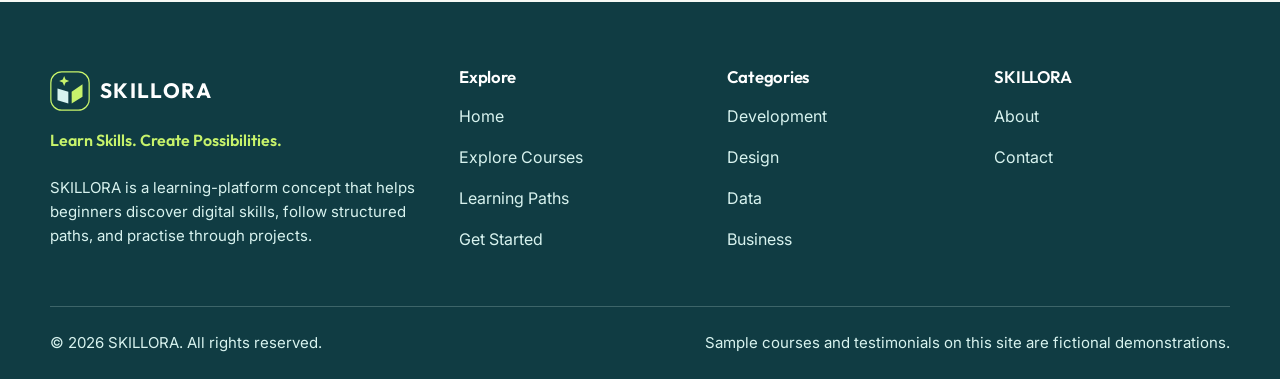
<file: explore.html>
<!DOCTYPE html>
<html lang="en">
<head>
  <meta charset="UTF-8">
  <meta name="viewport" content="width=device-width, initial-scale=1">
  <title>Explore Courses | SKILLORA</title>
  <meta name="description" content="Search and filter SKILLORA's sample beginner courses in Development, Design, Data and Business.">
  <meta name="theme-color" content="#103C43">
  <link rel="icon" href="assets/favicon.svg" type="image/svg+xml">
  <link rel="preconnect" href="https://fonts.googleapis.com">
  <link rel="preconnect" href="https://fonts.gstatic.com" crossorigin>
  <link href="https://fonts.googleapis.com/css2?family=Inter:wght@400;500;600&family=Outfit:wght@500;600;700&display=swap" rel="stylesheet">
  <link rel="stylesheet" href="style.css">
  <script src="main.js"></script>
  <script src="explore.js" defer></script>
</head>
<body>
  <a class="skip-link" href="#main">Skip to main content</a>

  <!-- SKILLORA Moving Marquee -->
<div class="skillora-marquee" aria-label="Learn new skills, build real projects, explore your potential">
    <div class="skillora-marquee-track" aria-hidden="true">
        <span>LEARN NEW SKILLS</span>
        <span class="marquee-star">✦</span>
        <span>BUILD REAL PROJECTS</span>
        <span class="marquee-star">✦</span>
        <span>EXPLORE YOUR POTENTIAL</span>
        <span class="marquee-star">✦</span>
        <span>CREATE POSSIBILITIES</span>
        <span class="marquee-star">✦</span>

        <span>LEARN NEW SKILLS</span>
        <span class="marquee-star">✦</span>
        <span>BUILD REAL PROJECTS</span>
        <span class="marquee-star">✦</span>
        <span>EXPLORE YOUR POTENTIAL</span>
        <span class="marquee-star">✦</span>
        <span>CREATE POSSIBILITIES</span>
        <span class="marquee-star">✦</span>
    </div>
</div>

  <header class="site-header">
    <div class="container nav-wrap">
      <a class="brand" href="index.html" aria-label="SKILLORA home">
        <svg class="brand-mark" viewBox="0 0 48 48" width="40" height="40" aria-hidden="true" focusable="false">
          <rect class="logo-bg" x="1" y="1" width="46" height="46" rx="13" fill="#103C43"/>
          <path d="M9 21l13 4v14L9 35z" fill="#D8F3EF"/>
          <path d="M26 25l13-9v15L26 39z" fill="#C7F36B"/>
          <path d="M17 6l1.7 4.3L23 12l-4.3 1.7L17 18l-1.7-4.3L11 12l4.3-1.7z" fill="#C7F36B"/>
        </svg>
        <span class="brand-text">SKILLORA</span>
      </a>

      <button class="nav-toggle" type="button" aria-expanded="false" aria-controls="primary-nav" aria-label="Open menu">
        <span class="nav-toggle-bar"></span><span class="nav-toggle-bar"></span><span class="nav-toggle-bar"></span>
      </button>

      <nav class="primary-nav" id="primary-nav" aria-label="Primary">
        <ul class="nav-list">
          <li><a class="nav-link" href="index.html">Home</a></li>
          <li><a class="nav-link" href="explore.html" aria-current="page">Explore</a></li>
          <li><a class="nav-link" href="learning-paths.html">Learning Paths</a></li>
          <li><a class="nav-link" href="about.html">About</a></li>
          <li><a class="nav-link" href="contact.html">Contact</a></li>
        </ul>
        <a class="btn btn-primary nav-cta" href="get-started.html">Get Started
          <svg class="icon icon-arrow" viewBox="0 0 24 24" aria-hidden="true" focusable="false"><path d="M5 12h14M13 6l6 6-6 6"/></svg>
        </a>
      </nav>
    </div>
  </header>

  <main id="main">

    <section class="page-hero" aria-labelledby="page-title">
      <div class="container page-hero-inner">
        <nav class="breadcrumb" aria-label="Breadcrumb">
          <ol>
            <li><a href="index.html">Home</a></li>
            <li aria-current="page">Explore</li>
          </ol>
        </nav>
        <p class="eyebrow">Explore Courses</p>
        <h1 id="page-title">Find Your Next Skill.</h1>
        <p class="lead">Explore courses, discover interests, and find a starting point that fits your goals. Search by title or skill, or pick a category to narrow things down.</p>
      </div>
    </section>

    <section class="section" aria-labelledby="catalogue-title">
      <div class="container">
        <h2 id="catalogue-title" class="visually-hidden">Course catalogue</h2>

        <!-- Search and filters (shown by JavaScript, so nobody sees controls that cannot work) -->
        <div class="toolbar" id="filter-toolbar" role="search" aria-label="Search and filter courses" hidden>
          <div class="search-field">
            <label class="visually-hidden" for="course-search">Search courses</label>
            <svg class="icon" viewBox="0 0 24 24" aria-hidden="true" focusable="false"><circle cx="11" cy="11" r="7"/><path d="M21 21l-4.3-4.3"/></svg>
            <input class="input" type="search" id="course-search" placeholder="Search by title, skill or category" autocomplete="off">
          </div>
          <div class="chip-row" role="group" aria-label="Filter by category">
            <button class="chip" type="button" data-category="all" aria-pressed="true">All Courses</button>
            <button class="chip" type="button" data-category="development" aria-pressed="false">Development</button>
            <button class="chip" type="button" data-category="design" aria-pressed="false">Design</button>
            <button class="chip" type="button" data-category="data" aria-pressed="false">Data</button>
            <button class="chip" type="button" data-category="business" aria-pressed="false">Business</button>
          </div>
        </div>

        <div class="result-bar" id="result-bar" hidden>
          <p class="result-count" id="result-count" role="status" aria-live="polite">Showing 8 of 8 courses</p>
          <button class="btn btn-text" type="button" id="clear-filters" disabled>Clear Filters</button>
        </div>

        <!-- COURSE GRID: all 8 courses work even without JavaScript -->
        <div class="grid grid--3" id="course-grid">

          <!-- 1 -->
          <article class="card card--hover course-card" data-course-id="web-development" data-category="development" data-keywords="html css web website portfolio coding">
            <button class="btn-favorite" type="button" aria-pressed="false" aria-label="Save Web Development Foundations to favorites" data-course-id="web-development" hidden>
              <svg class="icon" viewBox="0 0 24 24" aria-hidden="true" focusable="false"><path d="M20.8 4.6a5.5 5.5 0 0 0-7.8 0L12 5.7l-1.1-1.1a5.5 5.5 0 0 0-7.8 7.8l1.1 1.1L12 21.2l7.7-7.7 1.1-1.1a5.5 5.5 0 0 0 0-7.8z"/></svg>
            </button>
            <div class="course-art course-art--development">
              <svg viewBox="0 0 320 160" aria-hidden="true" focusable="false">
                <rect x="56" y="22" width="208" height="116" rx="12" fill="#F7F9F5"/>
                <path d="M56 34a12 12 0 0 1 12-12h184a12 12 0 0 1 12 12v14H56z" fill="#D8F3EF"/>
                <circle cx="73" cy="35" r="4" fill="#103C43"/><circle cx="87" cy="35" r="4" fill="#103C43" opacity=".5"/><circle cx="101" cy="35" r="4" fill="#103C43" opacity=".25"/>
                <rect x="74" y="62" width="56" height="8" rx="4" fill="#103C43"/>
                <rect x="138" y="62" width="40" height="8" rx="4" fill="#C7F36B"/>
                <rect x="90" y="80" width="84" height="8" rx="4" fill="#657477" opacity=".45"/>
                <rect x="90" y="98" width="48" height="8" rx="4" fill="#103C43" opacity=".8"/>
                <rect x="146" y="98" width="62" height="8" rx="4" fill="#C7F36B"/>
                <rect x="74" y="116" width="36" height="8" rx="4" fill="#103C43"/>
              </svg>
            </div>
            <div class="course-body">
              <div class="badge-row"><span class="badge badge--development">Development</span><span class="badge badge--level">Beginner</span></div>
              <h3 class="course-title">Web Development Foundations</h3>
              <p class="course-desc">Learn the foundations of building modern websites.</p>
              <ul class="course-facts">
                <li><svg class="icon" viewBox="0 0 24 24" aria-hidden="true" focusable="false"><circle cx="12" cy="12" r="9"/><path d="M12 7v5l3 2"/></svg>6 weeks</li>
              </ul>
              <div>
                <p class="hint"><strong>Skills you'll gain</strong></p>
                <ul class="tag-list" aria-label="Skills you'll gain">
                  <li class="tag">HTML5</li><li class="tag">CSS3</li><li class="tag">Responsive layouts</li><li class="tag">Website structure</li>
                </ul>
              </div>
              <a class="btn btn-outline btn-block" href="course-details.html?id=web-development" aria-label="Explore Details for Web Development Foundations">Explore Details
                <svg class="icon icon-arrow" viewBox="0 0 24 24" aria-hidden="true" focusable="false"><path d="M5 12h14M13 6l6 6-6 6"/></svg>
              </a>
            </div>
          </article>

          <!-- 2 -->
          <article class="card card--hover course-card" data-course-id="javascript-essentials" data-category="development" data-keywords="js javascript coding programming interactive scripting dom">
            <button class="btn-favorite" type="button" aria-pressed="false" aria-label="Save JavaScript Essentials to favorites" data-course-id="javascript-essentials" hidden>
              <svg class="icon" viewBox="0 0 24 24" aria-hidden="true" focusable="false"><path d="M20.8 4.6a5.5 5.5 0 0 0-7.8 0L12 5.7l-1.1-1.1a5.5 5.5 0 0 0-7.8 7.8l1.1 1.1L12 21.2l7.7-7.7 1.1-1.1a5.5 5.5 0 0 0 0-7.8z"/></svg>
            </button>
            <div class="course-art course-art--development">
              <svg viewBox="0 0 320 160" aria-hidden="true" focusable="false">
                <path d="M118 40c-16 0-20 8-20 20v8c0 8-6 12-14 12 8 0 14 4 14 12v8c0 12 4 20 20 20" fill="none" stroke="#C7F36B" stroke-width="8" stroke-linecap="round" stroke-linejoin="round"/>
                <path d="M202 40c16 0 20 8 20 20v8c0 8 6 12 14 12-8 0-14 4-14 12v8c0 12-4 20-20 20" fill="none" stroke="#C7F36B" stroke-width="8" stroke-linecap="round" stroke-linejoin="round"/>
                <rect x="136" y="64" width="48" height="26" rx="13" fill="#F7F9F5"/>
                <circle cx="171" cy="77" r="9" fill="#103C43"/>
                <rect x="132" y="100" width="56" height="8" rx="4" fill="#D8F3EF" opacity=".7"/>
              </svg>
            </div>
            <div class="course-body">
              <div class="badge-row"><span class="badge badge--development">Development</span><span class="badge badge--level">Beginner</span></div>
              <h3 class="course-title">JavaScript Essentials</h3>
              <p class="course-desc">Bring websites to life with interactive JavaScript.</p>
              <ul class="course-facts">
                <li><svg class="icon" viewBox="0 0 24 24" aria-hidden="true" focusable="false"><circle cx="12" cy="12" r="9"/><path d="M12 7v5l3 2"/></svg>4 weeks</li>
              </ul>
              <div>
                <p class="hint"><strong>Skills you'll gain</strong></p>
                <ul class="tag-list" aria-label="Skills you'll gain">
                  <li class="tag">Variables</li><li class="tag">Functions</li><li class="tag">Events</li><li class="tag">DOM manipulation</li>
                </ul>
              </div>
              <a class="btn btn-outline btn-block" href="course-details.html?id=javascript-essentials" aria-label="Explore Details for JavaScript Essentials">Explore Details
                <svg class="icon icon-arrow" viewBox="0 0 24 24" aria-hidden="true" focusable="false"><path d="M5 12h14M13 6l6 6-6 6"/></svg>
              </a>
            </div>
          </article>

          <!-- 3 -->
          <article class="card card--hover course-card" data-course-id="frontend-development" data-category="development" data-keywords="front-end frontend html css javascript interface website coding">
            <button class="btn-favorite" type="button" aria-pressed="false" aria-label="Save Front-End Development to favorites" data-course-id="frontend-development" hidden>
              <svg class="icon" viewBox="0 0 24 24" aria-hidden="true" focusable="false"><path d="M20.8 4.6a5.5 5.5 0 0 0-7.8 0L12 5.7l-1.1-1.1a5.5 5.5 0 0 0-7.8 7.8l1.1 1.1L12 21.2l7.7-7.7 1.1-1.1a5.5 5.5 0 0 0 0-7.8z"/></svg>
            </button>
            <div class="course-art course-art--development">
              <svg viewBox="0 0 320 160" aria-hidden="true" focusable="false">
                <rect x="52" y="30" width="146" height="100" rx="10" fill="#F7F9F5"/>
                <path d="M52 40a10 10 0 0 1 10-10h126a10 10 0 0 1 10 10v8H52z" fill="#D8F3EF"/>
                <rect x="64" y="58" width="50" height="60" rx="6" fill="#103C43"/>
                <rect x="122" y="58" width="64" height="26" rx="6" fill="#C7F36B"/>
                <rect x="122" y="92" width="64" height="26" rx="6" fill="#D8F3EF"/>
                <rect x="214" y="48" width="56" height="96" rx="12" fill="#F7F9F5" stroke="#C7F36B" stroke-width="4"/>
                <rect x="224" y="66" width="36" height="14" rx="4" fill="#103C43"/>
                <rect x="224" y="88" width="36" height="8" rx="4" fill="#657477" opacity=".5"/>
                <rect x="224" y="102" width="24" height="8" rx="4" fill="#C7F36B"/>
                <circle cx="242" cy="132" r="3" fill="#103C43"/>
              </svg>
            </div>
            <div class="course-body">
              <div class="badge-row"><span class="badge badge--development">Development</span><span class="badge badge--level">Beginner</span></div>
              <h3 class="course-title">Front-End Development</h3>
              <p class="course-desc">Combine essential web technologies to create complete user interfaces.</p>
              <ul class="course-facts">
                <li><svg class="icon" viewBox="0 0 24 24" aria-hidden="true" focusable="false"><circle cx="12" cy="12" r="9"/><path d="M12 7v5l3 2"/></svg>8 weeks</li>
              </ul>
              <div>
                <p class="hint"><strong>Skills you'll gain</strong></p>
                <ul class="tag-list" aria-label="Skills you'll gain">
                  <li class="tag">HTML</li><li class="tag">CSS</li><li class="tag">JavaScript</li><li class="tag">Responsive design</li>
                </ul>
              </div>
              <a class="btn btn-outline btn-block" href="course-details.html?id=frontend-development" aria-label="Explore Details for Front-End Development">Explore Details
                <svg class="icon icon-arrow" viewBox="0 0 24 24" aria-hidden="true" focusable="false"><path d="M5 12h14M13 6l6 6-6 6"/></svg>
              </a>
            </div>
          </article>

          <!-- 4 -->
          <article class="card card--hover course-card" data-course-id="uiux-design" data-category="design" data-keywords="ui ux user experience interface wireframe prototype usability app">
            <button class="btn-favorite" type="button" aria-pressed="false" aria-label="Save UI/UX Design Fundamentals to favorites" data-course-id="uiux-design" hidden>
              <svg class="icon" viewBox="0 0 24 24" aria-hidden="true" focusable="false"><path d="M20.8 4.6a5.5 5.5 0 0 0-7.8 0L12 5.7l-1.1-1.1a5.5 5.5 0 0 0-7.8 7.8l1.1 1.1L12 21.2l7.7-7.7 1.1-1.1a5.5 5.5 0 0 0 0-7.8z"/></svg>
            </button>
            <div class="course-art course-art--design">
              <svg viewBox="0 0 320 160" aria-hidden="true" focusable="false">
                <path d="M62 118C98 22 168 22 200 90S250 118 260 54" fill="none" stroke="#103C43" stroke-width="4" stroke-linecap="round"/>
                <path d="M62 118L96 46M200 90l26-44" stroke="#103C43" stroke-width="2" stroke-dasharray="4 5" fill="none"/>
                <rect x="54" y="110" width="16" height="16" rx="3" fill="#F7F9F5" stroke="#103C43" stroke-width="3"/>
                <rect x="252" y="46" width="16" height="16" rx="3" fill="#F7F9F5" stroke="#103C43" stroke-width="3"/>
                <circle cx="200" cy="90" r="10" fill="#C7F36B" stroke="#103C43" stroke-width="3"/>
                <circle cx="96" cy="46" r="6" fill="#103C43"/>
                <circle cx="226" cy="46" r="6" fill="#103C43"/>
                <path d="M122 132l16-26 16 26z" fill="#103C43"/>
              </svg>
            </div>
            <div class="course-body">
              <div class="badge-row"><span class="badge badge--design">Design</span><span class="badge badge--level">Beginner</span></div>
              <h3 class="course-title">UI/UX Design Fundamentals</h3>
              <p class="course-desc">Learn how to design clear, attractive, user-friendly digital experiences.</p>
              <ul class="course-facts">
                <li><svg class="icon" viewBox="0 0 24 24" aria-hidden="true" focusable="false"><circle cx="12" cy="12" r="9"/><path d="M12 7v5l3 2"/></svg>5 weeks</li>
              </ul>
              <div>
                <p class="hint"><strong>Skills you'll gain</strong></p>
                <ul class="tag-list" aria-label="Skills you'll gain">
                  <li class="tag">Design principles</li><li class="tag">Wireframes</li><li class="tag">Typography</li><li class="tag">User flows</li>
                </ul>
              </div>
              <a class="btn btn-outline btn-block" href="course-details.html?id=uiux-design" aria-label="Explore Details for UI/UX Design Fundamentals">Explore Details
                <svg class="icon icon-arrow" viewBox="0 0 24 24" aria-hidden="true" focusable="false"><path d="M5 12h14M13 6l6 6-6 6"/></svg>
              </a>
            </div>
          </article>

          <!-- 5 -->
          <article class="card card--hover course-card" data-course-id="graphic-design" data-category="design" data-keywords="graphic visual poster social media color colour branding creative">
            <button class="btn-favorite" type="button" aria-pressed="false" aria-label="Save Graphic Design Essentials to favorites" data-course-id="graphic-design" hidden>
              <svg class="icon" viewBox="0 0 24 24" aria-hidden="true" focusable="false"><path d="M20.8 4.6a5.5 5.5 0 0 0-7.8 0L12 5.7l-1.1-1.1a5.5 5.5 0 0 0-7.8 7.8l1.1 1.1L12 21.2l7.7-7.7 1.1-1.1a5.5 5.5 0 0 0 0-7.8z"/></svg>
            </button>
            <div class="course-art course-art--design">
              <svg viewBox="0 0 320 160" aria-hidden="true" focusable="false">
                <circle cx="130" cy="82" r="42" fill="#103C43"/>
                <circle cx="182" cy="82" r="42" fill="#C7F36B"/>
                <path d="M156 49A42 42 0 0 0 156 115A42 42 0 0 0 156 49z" fill="#F7F9F5"/>
                <rect x="206" y="30" width="44" height="44" rx="10" fill="#F7F9F5" stroke="#103C43" stroke-width="4" transform="rotate(12 228 52)"/>
                <path d="M62 132h60" stroke="#103C43" stroke-width="5" stroke-linecap="round"/>
                <path d="M62 144h36" stroke="#103C43" stroke-width="3" stroke-linecap="round" opacity=".5"/>
              </svg>
            </div>
            <div class="course-body">
              <div class="badge-row"><span class="badge badge--design">Design</span><span class="badge badge--level">Beginner</span></div>
              <h3 class="course-title">Graphic Design Essentials</h3>
              <p class="course-desc">Explore visual communication and create engaging digital designs.</p>
              <ul class="course-facts">
                <li><svg class="icon" viewBox="0 0 24 24" aria-hidden="true" focusable="false"><circle cx="12" cy="12" r="9"/><path d="M12 7v5l3 2"/></svg>4 weeks</li>
              </ul>
              <div>
                <p class="hint"><strong>Skills you'll gain</strong></p>
                <ul class="tag-list" aria-label="Skills you'll gain">
                  <li class="tag">Color theory</li><li class="tag">Layout</li><li class="tag">Typography</li><li class="tag">Visual hierarchy</li>
                </ul>
              </div>
              <a class="btn btn-outline btn-block" href="course-details.html?id=graphic-design" aria-label="Explore Details for Graphic Design Essentials">Explore Details
                <svg class="icon icon-arrow" viewBox="0 0 24 24" aria-hidden="true" focusable="false"><path d="M5 12h14M13 6l6 6-6 6"/></svg>
              </a>
            </div>
          </article>

          <!-- 6 -->
          <article class="card card--hover course-card" data-course-id="data-fundamentals" data-category="data" data-keywords="data spreadsheet excel analysis analytics numbers dashboard">
            <button class="btn-favorite" type="button" aria-pressed="false" aria-label="Save Data Fundamentals to favorites" data-course-id="data-fundamentals" hidden>
              <svg class="icon" viewBox="0 0 24 24" aria-hidden="true" focusable="false"><path d="M20.8 4.6a5.5 5.5 0 0 0-7.8 0L12 5.7l-1.1-1.1a5.5 5.5 0 0 0-7.8 7.8l1.1 1.1L12 21.2l7.7-7.7 1.1-1.1a5.5 5.5 0 0 0 0-7.8z"/></svg>
            </button>
            <div class="course-art course-art--data">
              <svg viewBox="0 0 320 160" aria-hidden="true" focusable="false">
                <rect x="70" y="92" width="32" height="44" rx="6" fill="#103C43" opacity=".35"/>
                <rect x="116" y="68" width="32" height="68" rx="6" fill="#103C43" opacity=".6"/>
                <rect x="162" y="48" width="32" height="88" rx="6" fill="#103C43"/>
                <rect x="208" y="26" width="32" height="110" rx="6" fill="#103C43"/>
                <path d="M54 142h212" stroke="#103C43" stroke-width="3" stroke-linecap="round"/>
                <circle cx="224" cy="26" r="9" fill="#C7F36B" stroke="#103C43" stroke-width="3"/>
              </svg>
            </div>
            <div class="course-body">
              <div class="badge-row"><span class="badge badge--data">Data</span><span class="badge badge--level">Beginner</span></div>
              <h3 class="course-title">Data Fundamentals</h3>
              <p class="course-desc">Understand how to organize, explore, and interpret basic data.</p>
              <ul class="course-facts">
                <li><svg class="icon" viewBox="0 0 24 24" aria-hidden="true" focusable="false"><circle cx="12" cy="12" r="9"/><path d="M12 7v5l3 2"/></svg>5 weeks</li>
              </ul>
              <div>
                <p class="hint"><strong>Skills you'll gain</strong></p>
                <ul class="tag-list" aria-label="Skills you'll gain">
                  <li class="tag">Data organization</li><li class="tag">Spreadsheets</li><li class="tag">Sorting</li><li class="tag">Basic analysis</li>
                </ul>
              </div>
              <a class="btn btn-outline btn-block" href="course-details.html?id=data-fundamentals" aria-label="Explore Details for Data Fundamentals">Explore Details
                <svg class="icon icon-arrow" viewBox="0 0 24 24" aria-hidden="true" focusable="false"><path d="M5 12h14M13 6l6 6-6 6"/></svg>
              </a>
            </div>
          </article>

          <!-- 7 -->
          <article class="card card--hover course-card" data-course-id="digital-marketing" data-category="business" data-keywords="marketing social media content campaign advertising audience analytics">
            <button class="btn-favorite" type="button" aria-pressed="false" aria-label="Save Digital Marketing Foundations to favorites" data-course-id="digital-marketing" hidden>
              <svg class="icon" viewBox="0 0 24 24" aria-hidden="true" focusable="false"><path d="M20.8 4.6a5.5 5.5 0 0 0-7.8 0L12 5.7l-1.1-1.1a5.5 5.5 0 0 0-7.8 7.8l1.1 1.1L12 21.2l7.7-7.7 1.1-1.1a5.5 5.5 0 0 0 0-7.8z"/></svg>
            </button>
            <div class="course-art course-art--business">
              <svg viewBox="0 0 320 160" aria-hidden="true" focusable="false">
                <path d="M96 70l62-26v76l-62-26z" fill="#103C43"/>
                <rect x="76" y="70" width="28" height="30" rx="6" fill="#C7F36B" stroke="#103C43" stroke-width="3"/>
                <path d="M104 100l8 28h14l-6-24z" fill="#103C43"/>
                <path d="M176 62a26 26 0 0 1 0 40M190 50a44 44 0 0 1 0 64" fill="none" stroke="#103C43" stroke-width="5" stroke-linecap="round"/>
                <path d="M216 120l24-24 16 12 28-38" fill="none" stroke="#103C43" stroke-width="5" stroke-linecap="round" stroke-linejoin="round"/>
                <circle cx="284" cy="70" r="7" fill="#C7F36B" stroke="#103C43" stroke-width="3"/>
              </svg>
            </div>
            <div class="course-body">
              <div class="badge-row"><span class="badge badge--business">Business</span><span class="badge badge--level">Beginner</span></div>
              <h3 class="course-title">Digital Marketing Foundations</h3>
              <p class="course-desc">Discover how digital platforms help businesses reach audiences.</p>
              <ul class="course-facts">
                <li><svg class="icon" viewBox="0 0 24 24" aria-hidden="true" focusable="false"><circle cx="12" cy="12" r="9"/><path d="M12 7v5l3 2"/></svg>4 weeks</li>
              </ul>
              <div>
                <p class="hint"><strong>Skills you'll gain</strong></p>
                <ul class="tag-list" aria-label="Skills you'll gain">
                  <li class="tag">Content planning</li><li class="tag">Social media basics</li><li class="tag">Campaign planning</li><li class="tag">Analytics fundamentals</li>
                </ul>
              </div>
              <a class="btn btn-outline btn-block" href="course-details.html?id=digital-marketing" aria-label="Explore Details for Digital Marketing Foundations">Explore Details
                <svg class="icon icon-arrow" viewBox="0 0 24 24" aria-hidden="true" focusable="false"><path d="M5 12h14M13 6l6 6-6 6"/></svg>
              </a>
            </div>
          </article>

          <!-- 8 -->
          <article class="card card--hover course-card" data-course-id="digital-business" data-category="business" data-keywords="business startup entrepreneur strategy planning audience product idea">
            <button class="btn-favorite" type="button" aria-pressed="false" aria-label="Save Digital Business Essentials to favorites" data-course-id="digital-business" hidden>
              <svg class="icon" viewBox="0 0 24 24" aria-hidden="true" focusable="false"><path d="M20.8 4.6a5.5 5.5 0 0 0-7.8 0L12 5.7l-1.1-1.1a5.5 5.5 0 0 0-7.8 7.8l1.1 1.1L12 21.2l7.7-7.7 1.1-1.1a5.5 5.5 0 0 0 0-7.8z"/></svg>
            </button>
            <div class="course-art course-art--business">
              <svg viewBox="0 0 320 160" aria-hidden="true" focusable="false">
                <rect x="88" y="66" width="144" height="70" rx="4" fill="#F7F9F5" stroke="#103C43" stroke-width="4"/>
                <path d="M92 36h136l12 30H80z" fill="#103C43"/>
                <path d="M119.2 36h27.2l-2.4 30h-32z" fill="#C7F36B"/>
                <path d="M173.6 36h27.2l7.2 30h-32z" fill="#C7F36B"/>
                <rect x="144" y="92" width="32" height="44" rx="4" fill="#103C43"/>
                <rect x="100" y="84" width="32" height="26" rx="4" fill="#D8F3EF"/>
                <rect x="188" y="84" width="32" height="26" rx="4" fill="#D8F3EF"/>
                <path d="M70 140h180" stroke="#103C43" stroke-width="4" stroke-linecap="round"/>
                <circle cx="272" cy="52" r="14" fill="#C7F36B" stroke="#103C43" stroke-width="3"/>
              </svg>
            </div>
            <div class="course-body">
              <div class="badge-row"><span class="badge badge--business">Business</span><span class="badge badge--level">Beginner</span></div>
              <h3 class="course-title">Digital Business Essentials</h3>
              <p class="course-desc">Explore the essential ideas behind building and promoting a digital business.</p>
              <ul class="course-facts">
                <li><svg class="icon" viewBox="0 0 24 24" aria-hidden="true" focusable="false"><circle cx="12" cy="12" r="9"/><path d="M12 7v5l3 2"/></svg>4 weeks</li>
              </ul>
              <div>
                <p class="hint"><strong>Skills you'll gain</strong></p>
                <ul class="tag-list" aria-label="Skills you'll gain">
                  <li class="tag">Business planning</li><li class="tag">Audience research</li><li class="tag">Digital tools</li><li class="tag">Value propositions</li>
                </ul>
              </div>
              <a class="btn btn-outline btn-block" href="course-details.html?id=digital-business" aria-label="Explore Details for Digital Business Essentials">Explore Details
                <svg class="icon icon-arrow" viewBox="0 0 24 24" aria-hidden="true" focusable="false"><path d="M5 12h14M13 6l6 6-6 6"/></svg>
              </a>
            </div>
          </article>
        </div>

        <!-- Empty state (shown by JavaScript when nothing matches) -->
        <div class="empty-state" id="empty-state" hidden>
          <span class="icon-tile"><svg class="icon" viewBox="0 0 24 24" aria-hidden="true" focusable="false"><circle cx="11" cy="11" r="7"/><path d="M21 21l-4.3-4.3"/></svg></span>
          <h3>No courses match your search</h3>
          <p class="muted">Try a different keyword, or choose another category.</p>
          <button class="btn btn-secondary" type="button" id="empty-clear">Clear Filters</button>
        </div>

        <p class="notice" style="margin-top:2rem">These are sample demonstration courses. The outlines show how SKILLORA would present learning options. Lessons are not available yet, and the courses are not accredited. Favorites are saved only in this browser (see <a href="get-started.html">Get Started</a>).</p>
      </div>
    </section>

    <section class="section section--cta" aria-labelledby="cta-title">
      <div class="container">
        <div class="cta-panel">
          <h2 id="cta-title">Not Sure Where to Start?</h2>
          <p>Follow a learning path that puts the right skills in the right order.</p>
          <a class="btn btn-primary" href="learning-paths.html">Discover Your Path
            <svg class="icon icon-arrow" viewBox="0 0 24 24" aria-hidden="true" focusable="false"><path d="M5 12h14M13 6l6 6-6 6"/></svg>
          </a>
        </div>
      </div>
    </section>
  </main>

  <footer class="site-footer">
    <div class="container footer-grid">
      <div class="footer-brand">
        <a class="brand" href="index.html" aria-label="SKILLORA home">
          <svg class="brand-mark" viewBox="0 0 48 48" width="40" height="40" aria-hidden="true" focusable="false">
            <rect class="logo-bg" x="1" y="1" width="46" height="46" rx="13" fill="#103C43"/>
            <path d="M9 21l13 4v14L9 35z" fill="#D8F3EF"/>
            <path d="M26 25l13-9v15L26 39z" fill="#C7F36B"/>
            <path d="M17 6l1.7 4.3L23 12l-4.3 1.7L17 18l-1.7-4.3L11 12l4.3-1.7z" fill="#C7F36B"/>
          </svg>
          <span class="brand-text">SKILLORA</span>
        </a>
        <p class="footer-tagline">Learn Skills. Create Possibilities.</p>
        <p class="footer-text">SKILLORA is a learning-platform concept that helps beginners discover digital skills, follow structured paths, and practise through projects.</p>
      </div>

      <nav aria-label="Explore links">
        <h2 class="footer-title">Explore</h2>
        <ul class="footer-links">
          <li><a href="index.html">Home</a></li>
          <li><a href="explore.html">Explore Courses</a></li>
          <li><a href="learning-paths.html">Learning Paths</a></li>
          <li><a href="get-started.html">Get Started</a></li>
        </ul>
      </nav>

      <nav aria-label="Learning categories">
        <h2 class="footer-title">Categories</h2>
        <ul class="footer-links">
          <li><a href="explore.html?category=development">Development</a></li>
          <li><a href="explore.html?category=design">Design</a></li>
          <li><a href="explore.html?category=data">Data</a></li>
          <li><a href="explore.html?category=business">Business</a></li>
        </ul>
      </nav>

      <nav aria-label="Company links">
        <h2 class="footer-title">SKILLORA</h2>
        <ul class="footer-links">
          <li><a href="about.html">About</a></li>
          <li><a href="contact.html">Contact</a></li>
        </ul>
      </nav>
    </div>

    <div class="container footer-bottom">
      <p>&copy; 2026 SKILLORA. All rights reserved.</p>
      <p>Sample courses and testimonials on this site are fictional demonstrations.</p>
    </div>
  </footer>

  <button class="scroll-top" type="button" aria-label="Back to top">
    <svg class="icon" viewBox="0 0 24 24" aria-hidden="true" focusable="false"><path d="M12 19V5M6 11l6-6 6 6"/></svg>
  </button>
</body>
</html>
</file>
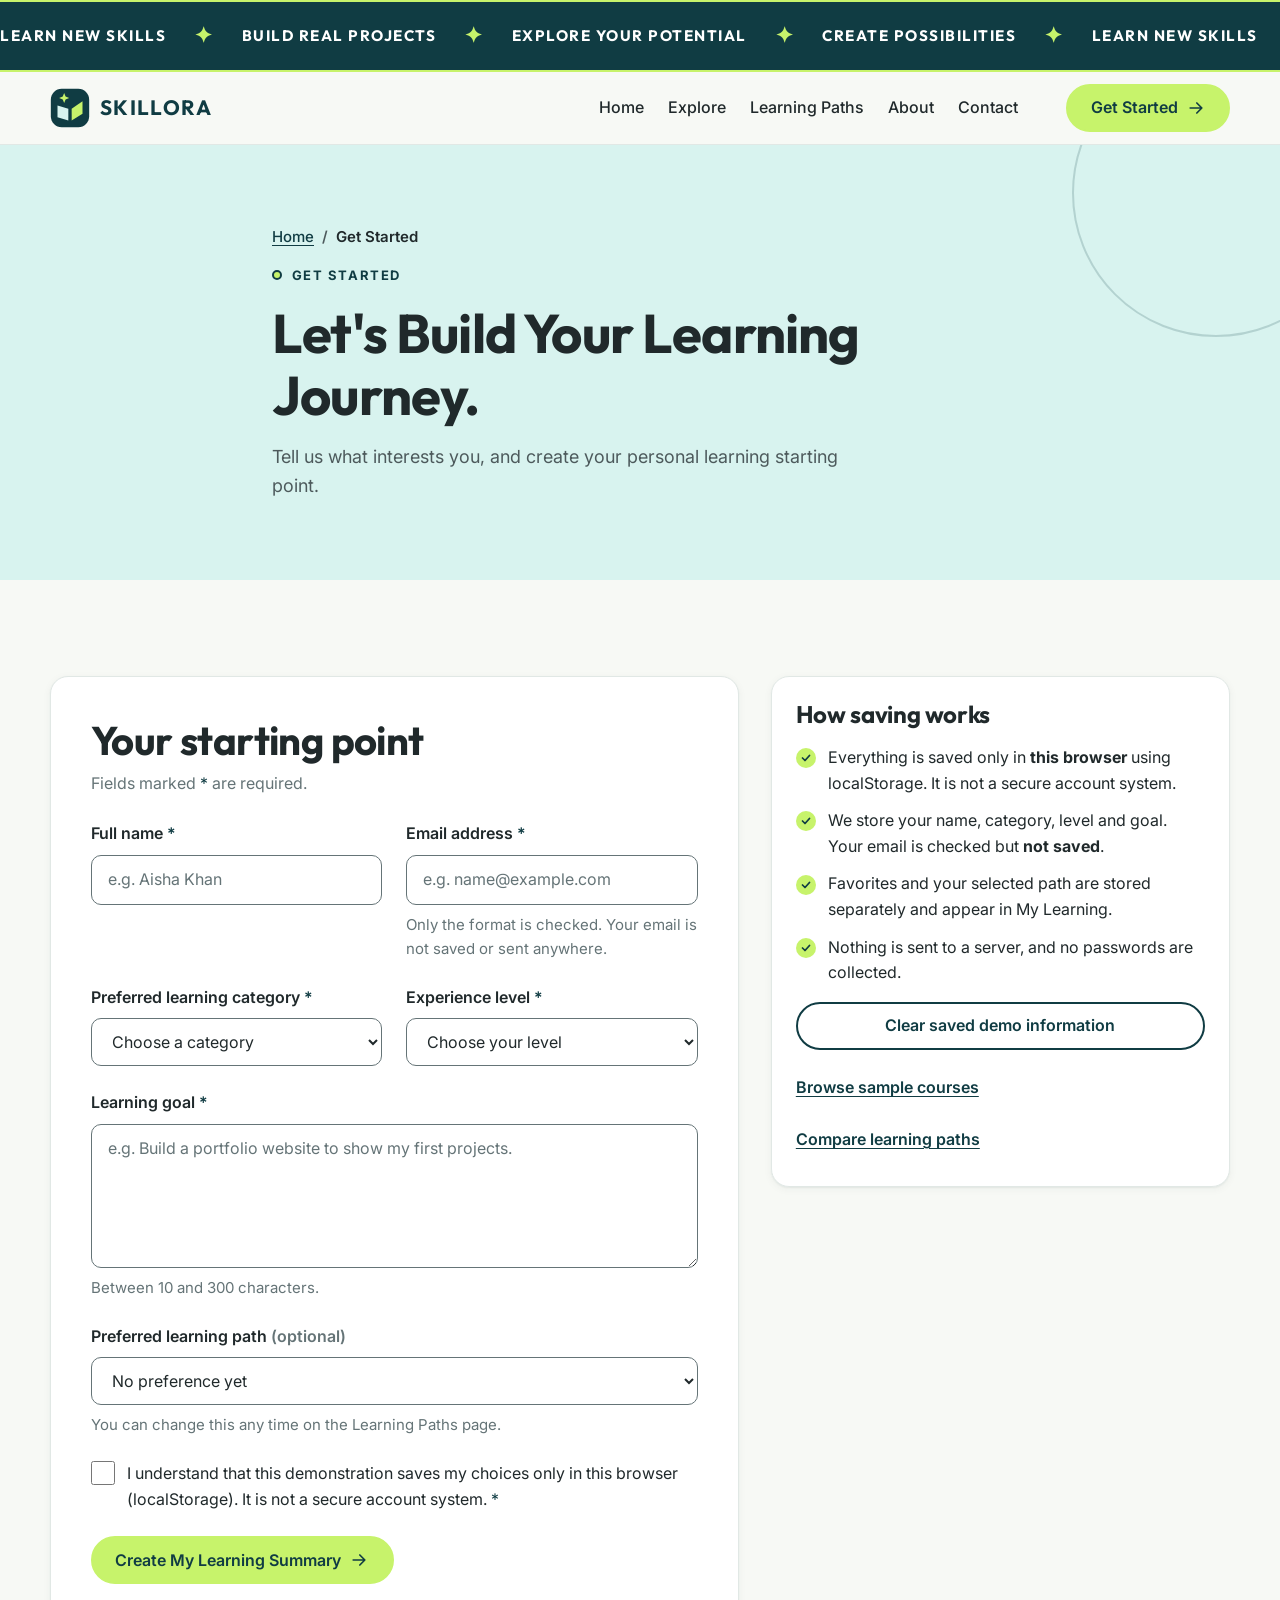
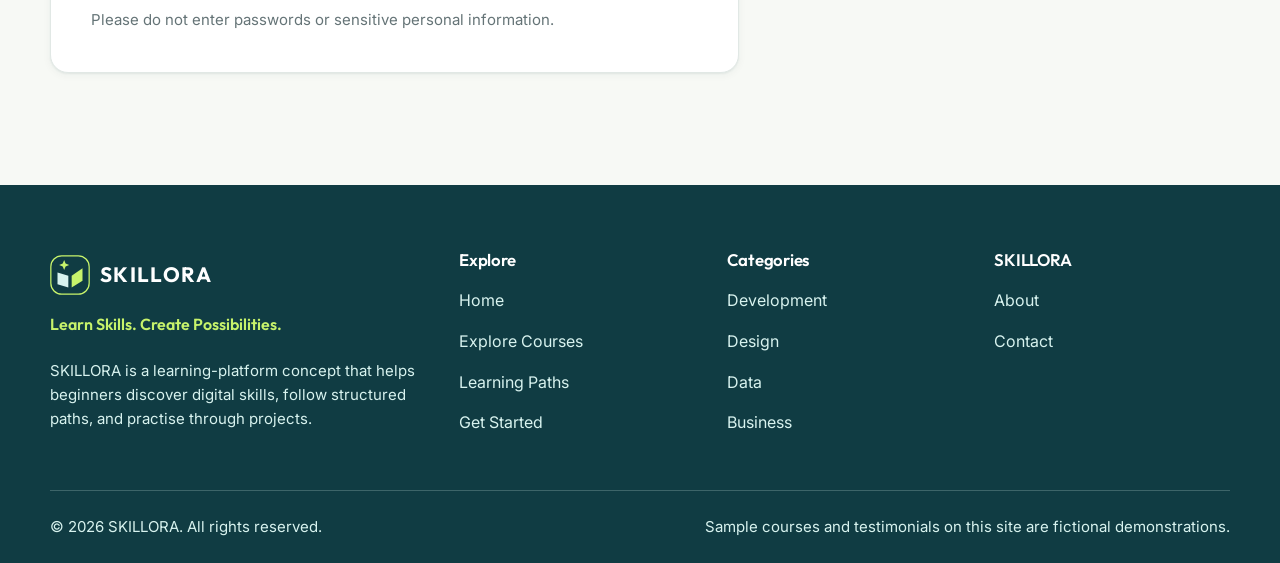
<file: get-started.html>
<!DOCTYPE html>
<html lang="en">
<head>
  <meta charset="UTF-8">
  <meta name="viewport" content="width=device-width, initial-scale=1">
  <title>Get Started | SKILLORA</title>
  <meta name="description" content="Tell SKILLORA what interests you and create your personal learning starting point. A front-end demonstration that saves data only in your browser.">
  <meta name="theme-color" content="#103C43">
  <link rel="icon" href="assets/favicon.svg" type="image/svg+xml">
  <link rel="preconnect" href="https://fonts.googleapis.com">
  <link rel="preconnect" href="https://fonts.gstatic.com" crossorigin>
  <link href="https://fonts.googleapis.com/css2?family=Inter:wght@400;500;600&family=Outfit:wght@500;600;700&display=swap" rel="stylesheet">
  <link rel="stylesheet" href="style.css">
  <script src="main.js"></script>
  <script src="get-started.js" defer></script>
</head>
<body>
  <a class="skip-link" href="#main">Skip to main content</a>
  <!-- SKILLORA Moving Marquee -->
  <div class="skillora-marquee" aria-label="Learn new skills, build real projects, explore your potential">
    <div class="skillora-marquee-track" aria-hidden="true">
      <span>LEARN NEW SKILLS</span>
      <span class="marquee-star">✦</span>
      <span>BUILD REAL PROJECTS</span>
      <span class="marquee-star">✦</span>
      <span>EXPLORE YOUR POTENTIAL</span>
      <span class="marquee-star">✦</span>
      <span>CREATE POSSIBILITIES</span>
      <span class="marquee-star">✦</span>

      <span>LEARN NEW SKILLS</span>
      <span class="marquee-star">✦</span>
      <span>BUILD REAL PROJECTS</span>
      <span class="marquee-star">✦</span>
      <span>EXPLORE YOUR POTENTIAL</span>
      <span class="marquee-star">✦</span>
      <span>CREATE POSSIBILITIES</span>
      <span class="marquee-star">✦</span>
    </div>
  </div>

  <header class="site-header">
    <div class="container nav-wrap">
      <a class="brand" href="index.html" aria-label="SKILLORA home">
        <svg class="brand-mark" viewBox="0 0 48 48" width="40" height="40" aria-hidden="true" focusable="false">
          <rect class="logo-bg" x="1" y="1" width="46" height="46" rx="13" fill="#103C43"/>
          <path d="M9 21l13 4v14L9 35z" fill="#D8F3EF"/>
          <path d="M26 25l13-9v15L26 39z" fill="#C7F36B"/>
          <path d="M17 6l1.7 4.3L23 12l-4.3 1.7L17 18l-1.7-4.3L11 12l4.3-1.7z" fill="#C7F36B"/>
        </svg>
        <span class="brand-text">SKILLORA</span>
      </a>

      <button class="nav-toggle" type="button" aria-expanded="false" aria-controls="primary-nav" aria-label="Open menu">
        <span class="nav-toggle-bar"></span><span class="nav-toggle-bar"></span><span class="nav-toggle-bar"></span>
      </button>

      <nav class="primary-nav" id="primary-nav" aria-label="Primary">
        <ul class="nav-list">
          <li><a class="nav-link" href="index.html">Home</a></li>
          <li><a class="nav-link" href="explore.html">Explore</a></li>
          <li><a class="nav-link" href="learning-paths.html">Learning Paths</a></li>
          <li><a class="nav-link" href="about.html">About</a></li>
          <li><a class="nav-link" href="contact.html">Contact</a></li>
        </ul>
        <a class="btn btn-primary nav-cta" href="get-started.html" aria-current="page">Get Started
          <svg class="icon icon-arrow" viewBox="0 0 24 24" aria-hidden="true" focusable="false"><path d="M5 12h14M13 6l6 6-6 6"/></svg>
        </a>
      </nav>
    </div>
  </header>

  <main id="main">

    <section class="page-hero" aria-labelledby="page-title">
      <div class="container page-hero-inner">
        <nav class="breadcrumb" aria-label="Breadcrumb">
          <ol>
            <li><a href="index.html">Home</a></li>
            <li aria-current="page">Get Started</li>
          </ol>
        </nav>
        <p class="eyebrow">Get Started</p>
        <h1 id="page-title">Let's Build Your Learning Journey.</h1>
        <p class="lead">Tell us what interests you, and create your personal learning starting point.</p>
      </div>
    </section>

    <section class="section" aria-label="Registration and My Learning">
      <div class="container contact-layout">

        <div>
          <noscript><p class="notice" style="margin-bottom:1.5rem">JavaScript is turned off, so the form cannot save or check your details. Please turn JavaScript on, or <a href="explore.html">explore courses</a> and <a href="learning-paths.html">learning paths</a> instead.</p></noscript>

          <!-- THE FORM: visible as soon as the page opens -->
          <div class="card form-card" id="form-card">
            <h2 id="form-title">Your starting point</h2>
            <p class="muted" style="margin:.5rem 0 1.5rem">Fields marked <span class="req" aria-hidden="true">*</span><span class="visually-hidden">with an asterisk</span> are required.</p>

            <form class="form" id="start-form" novalidate aria-labelledby="form-title">
              <div class="form-status" id="form-status" role="alert"></div>

              <div class="form-grid form-grid--2">
                <div class="field">
                  <label class="label" for="full-name">Full name <span class="req" aria-hidden="true">*</span></label>
                  <input class="input" type="text" id="full-name" name="fullName" autocomplete="name" maxlength="60" placeholder="e.g. Aisha Khan" required aria-required="true" aria-describedby="full-name-error">
                  <p class="field-error" id="full-name-error"></p>
                </div>

                <div class="field">
                  <label class="label" for="email">Email address <span class="req" aria-hidden="true">*</span></label>
                  <input class="input" type="email" id="email" name="email" autocomplete="email" inputmode="email" maxlength="100" placeholder="e.g. name@example.com" required aria-required="true" aria-describedby="email-hint email-error">
                  <p class="hint" id="email-hint">Only the format is checked. Your email is not saved or sent anywhere.</p>
                  <p class="field-error" id="email-error"></p>
                </div>

                <div class="field">
                  <label class="label" for="category">Preferred learning category <span class="req" aria-hidden="true">*</span></label>
                  <select class="select" id="category" name="category" required aria-required="true" aria-describedby="category-error">
                    <option value="">Choose a category</option>
                    <option value="development">Development</option>
                    <option value="design">Design</option>
                    <option value="data">Data</option>
                    <option value="business">Business</option>
                  </select>
                  <p class="field-error" id="category-error"></p>
                </div>

                <div class="field">
                  <label class="label" for="level">Experience level <span class="req" aria-hidden="true">*</span></label>
                  <select class="select" id="level" name="level" required aria-required="true" aria-describedby="level-error">
                    <option value="">Choose your level</option>
                    <option value="beginner">Beginner</option>
                    <option value="intermediate">Intermediate</option>
                    <option value="advanced">Advanced</option>
                  </select>
                  <p class="field-error" id="level-error"></p>
                </div>

                <div class="field field--full">
                  <label class="label" for="goal">Learning goal <span class="req" aria-hidden="true">*</span></label>
                  <textarea class="textarea" id="goal" name="goal" rows="4" maxlength="300" autocomplete="off" placeholder="e.g. Build a portfolio website to show my first projects." required aria-required="true" aria-describedby="goal-hint goal-error"></textarea>
                  <p class="hint" id="goal-hint">Between 10 and 300 characters.</p>
                  <p class="field-error" id="goal-error"></p>
                </div>

                <div class="field field--full">
                  <label class="label" for="path">Preferred learning path <span class="muted">(optional)</span></label>
                  <select class="select" id="path" name="path" aria-describedby="path-hint path-error">
                    <option value="">No preference yet</option>
                    <option value="frontend">Front-End Development</option>
                    <option value="uiux">UI/UX Design</option>
                    <option value="data">Data Fundamentals</option>
                    <option value="business">Digital Business</option>
                  </select>
                  <p class="hint" id="path-hint">You can change this any time on the Learning Paths page.</p>
                  <p class="field-error" id="path-error"></p>
                </div>

                <div class="field field--full">
                  <div class="check">
                    <input type="checkbox" id="agree" name="agree" required aria-required="true" aria-describedby="agree-error">
                    <label for="agree">I understand that this demonstration saves my choices only in this browser (localStorage). It is not a secure account system. <span class="req" aria-hidden="true">*</span></label>
                  </div>
                  <p class="field-error" id="agree-error"></p>
                </div>
              </div>

              <div class="btn-row">
                <button class="btn btn-primary" type="submit" id="submit-btn">Create My Learning Summary
                  <svg class="icon icon-arrow" viewBox="0 0 24 24" aria-hidden="true" focusable="false"><path d="M5 12h14M13 6l6 6-6 6"/></svg>
                </button>
              </div>
              <p class="hint">Please do not enter passwords or sensitive personal information.</p>
            </form>
          </div>

          <!-- WELCOME PANEL + MY LEARNING SUMMARY (shown after you submit) -->
          <section class="welcome-panel" id="welcome-panel" aria-labelledby="welcome-title" hidden>
            <div>
              <span class="badge badge--data">My Learning</span>
            </div>
            <h2 id="welcome-title" tabindex="-1">Welcome!</h2>
            <p id="saved-status" role="status">Your learning starting point is ready.</p>

            <dl class="summary-list">
              <div class="summary-item"><dt>Name</dt><dd id="sum-name"></dd></div>
              <div class="summary-item"><dt>Preferred category</dt><dd id="sum-category"></dd></div>
              <div class="summary-item"><dt>Experience level</dt><dd id="sum-level"></dd></div>
              <div class="summary-item"><dt>Selected learning path</dt><dd id="sum-path"></dd></div>
              <div class="summary-item" style="grid-column:1/-1"><dt>Learning goal</dt><dd id="sum-goal"></dd></div>
            </dl>

            <div>
              <h3>Favorite courses</h3>
              <p id="fav-empty" style="margin-top:.5rem">No favorites saved yet. Tap the heart on any course to save it.</p>
              <div class="btn-row" id="fav-list" style="margin-top:.75rem"></div>
            </div>

            <div class="summary-item">
              <p>This summary is stored locally in this browser only. It is a front-end demonstration, not a real account, and nothing is sent to a server.</p>
            </div>

            <div class="btn-row">
              <a class="btn btn-primary" href="explore.html">Explore Courses
                <svg class="icon icon-arrow" viewBox="0 0 24 24" aria-hidden="true" focusable="false"><path d="M5 12h14M13 6l6 6-6 6"/></svg>
              </a>
              <a class="btn btn-outline-light" id="path-link" href="learning-paths.html">Choose a path</a>
              <button class="btn btn-outline-light" type="button" id="edit-btn">Edit my details</button>
              <button class="btn btn-outline-light js-clear" type="button">Clear saved demo information</button>
            </div>
          </section>
        </div>

        <aside class="card aside-card" aria-labelledby="aside-title">
          <h2 id="aside-title" style="font-size:var(--fs-lg)">How saving works</h2>
          <ul class="check-list">
            <li>Everything is saved only in <strong>this browser</strong> using localStorage. It is not a secure account system.</li>
            <li>We store your name, category, level and goal. Your email is checked but <strong>not saved</strong>.</li>
            <li>Favorites and your selected path are stored separately and appear in My Learning.</li>
            <li>Nothing is sent to a server, and no passwords are collected.</li>
          </ul>
          <button class="btn btn-outline btn-block js-clear" type="button">Clear saved demo information</button>
          <ul class="link-list">
            <li><a href="explore.html">Browse sample courses</a></li>
            <li><a href="learning-paths.html">Compare learning paths</a></li>
          </ul>
        </aside>
      </div>
    </section>
  </main>

  <footer class="site-footer">
    <div class="container footer-grid">
      <div class="footer-brand">
        <a class="brand" href="index.html" aria-label="SKILLORA home">
          <svg class="brand-mark" viewBox="0 0 48 48" width="40" height="40" aria-hidden="true" focusable="false">
            <rect class="logo-bg" x="1" y="1" width="46" height="46" rx="13" fill="#103C43"/>
            <path d="M9 21l13 4v14L9 35z" fill="#D8F3EF"/>
            <path d="M26 25l13-9v15L26 39z" fill="#C7F36B"/>
            <path d="M17 6l1.7 4.3L23 12l-4.3 1.7L17 18l-1.7-4.3L11 12l4.3-1.7z" fill="#C7F36B"/>
          </svg>
          <span class="brand-text">SKILLORA</span>
        </a>
        <p class="footer-tagline">Learn Skills. Create Possibilities.</p>
        <p class="footer-text">SKILLORA is a learning-platform concept that helps beginners discover digital skills, follow structured paths, and practise through projects.</p>
      </div>

      <nav aria-label="Explore links">
        <h2 class="footer-title">Explore</h2>
        <ul class="footer-links">
          <li><a href="index.html">Home</a></li>
          <li><a href="explore.html">Explore Courses</a></li>
          <li><a href="learning-paths.html">Learning Paths</a></li>
          <li><a href="get-started.html">Get Started</a></li>
        </ul>
      </nav>

      <nav aria-label="Learning categories">
        <h2 class="footer-title">Categories</h2>
        <ul class="footer-links">
          <li><a href="explore.html?category=development">Development</a></li>
          <li><a href="explore.html?category=design">Design</a></li>
          <li><a href="explore.html?category=data">Data</a></li>
          <li><a href="explore.html?category=business">Business</a></li>
        </ul>
      </nav>

      <nav aria-label="Company links">
        <h2 class="footer-title">SKILLORA</h2>
        <ul class="footer-links">
          <li><a href="about.html">About</a></li>
          <li><a href="contact.html">Contact</a></li>
        </ul>
      </nav>
    </div>

    <div class="container footer-bottom">
      <p>&copy; 2026 SKILLORA. All rights reserved.</p>
      <p>Sample courses and testimonials on this site are fictional demonstrations.</p>
    </div>
  </footer>

  <button class="scroll-top" type="button" aria-label="Back to top">
    <svg class="icon" viewBox="0 0 24 24" aria-hidden="true" focusable="false"><path d="M12 19V5M6 11l6-6 6 6"/></svg>
  </button>

</body>
</html>
</file>
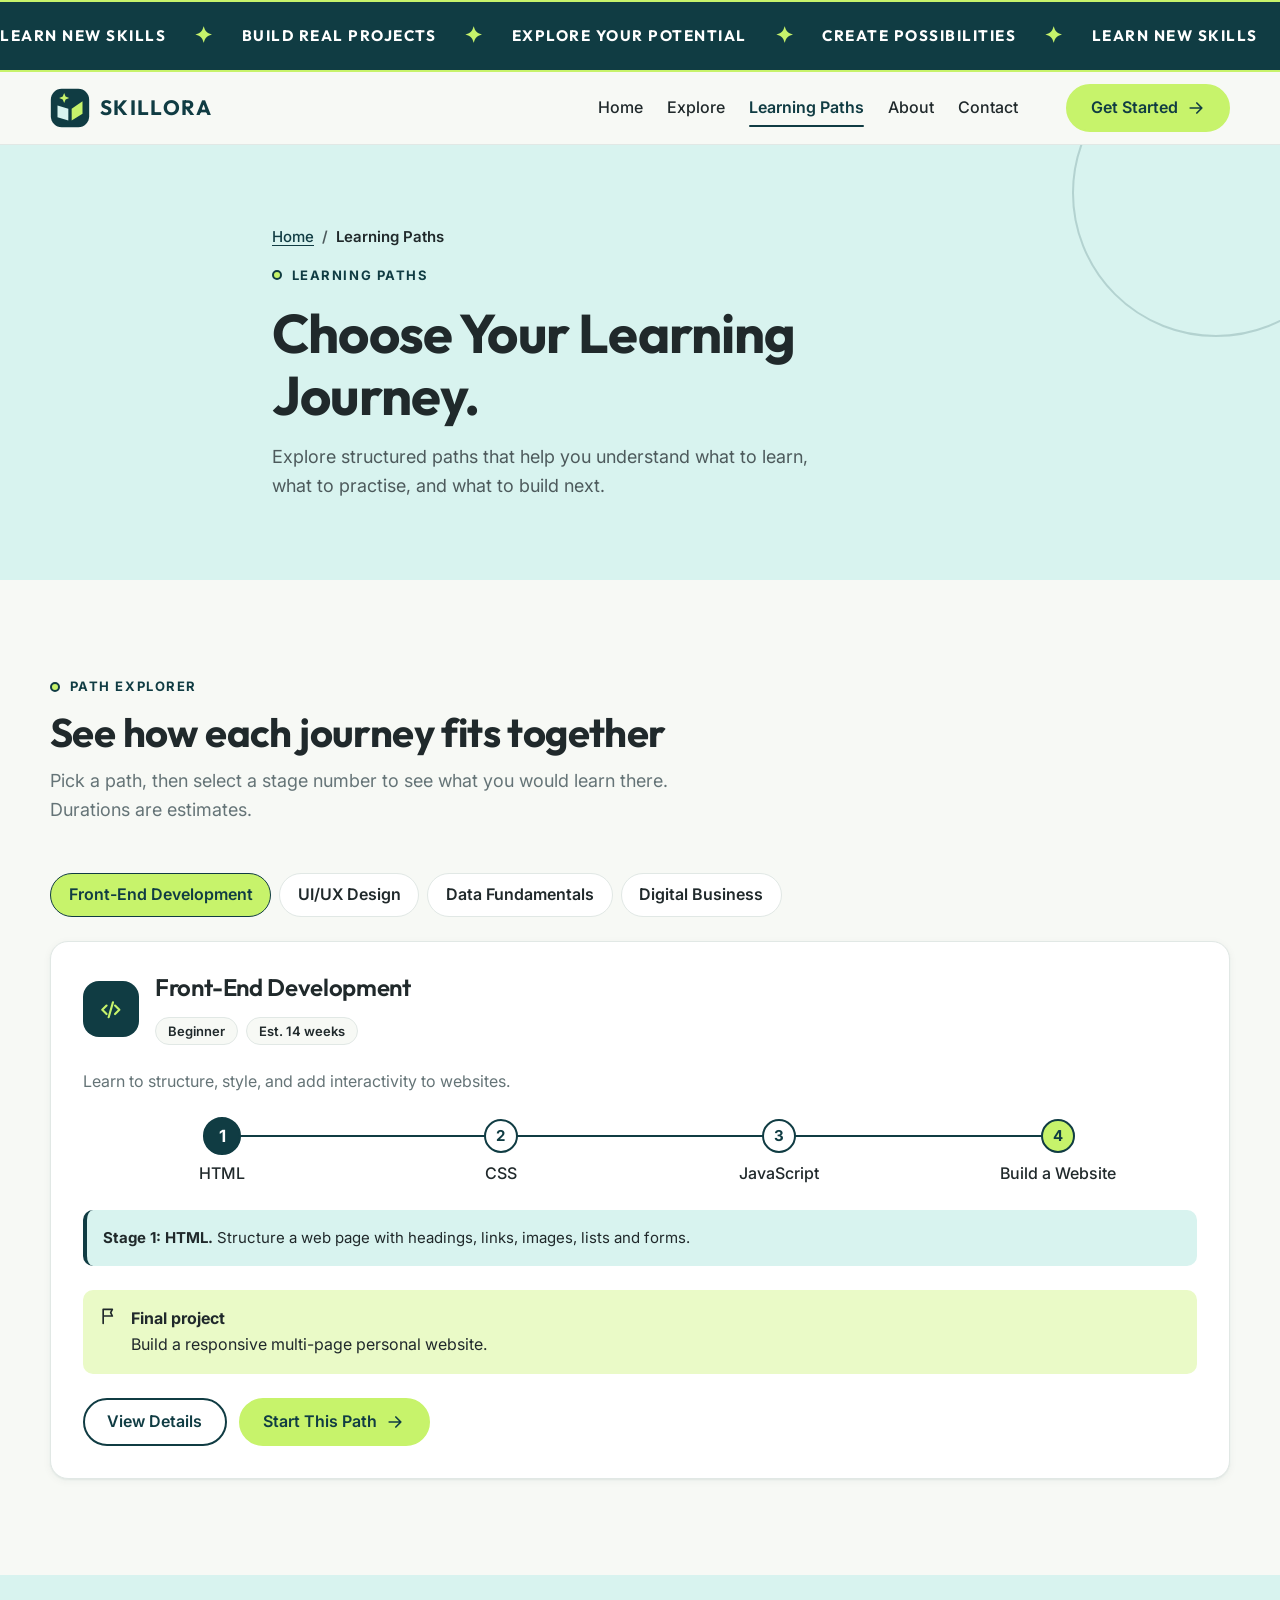
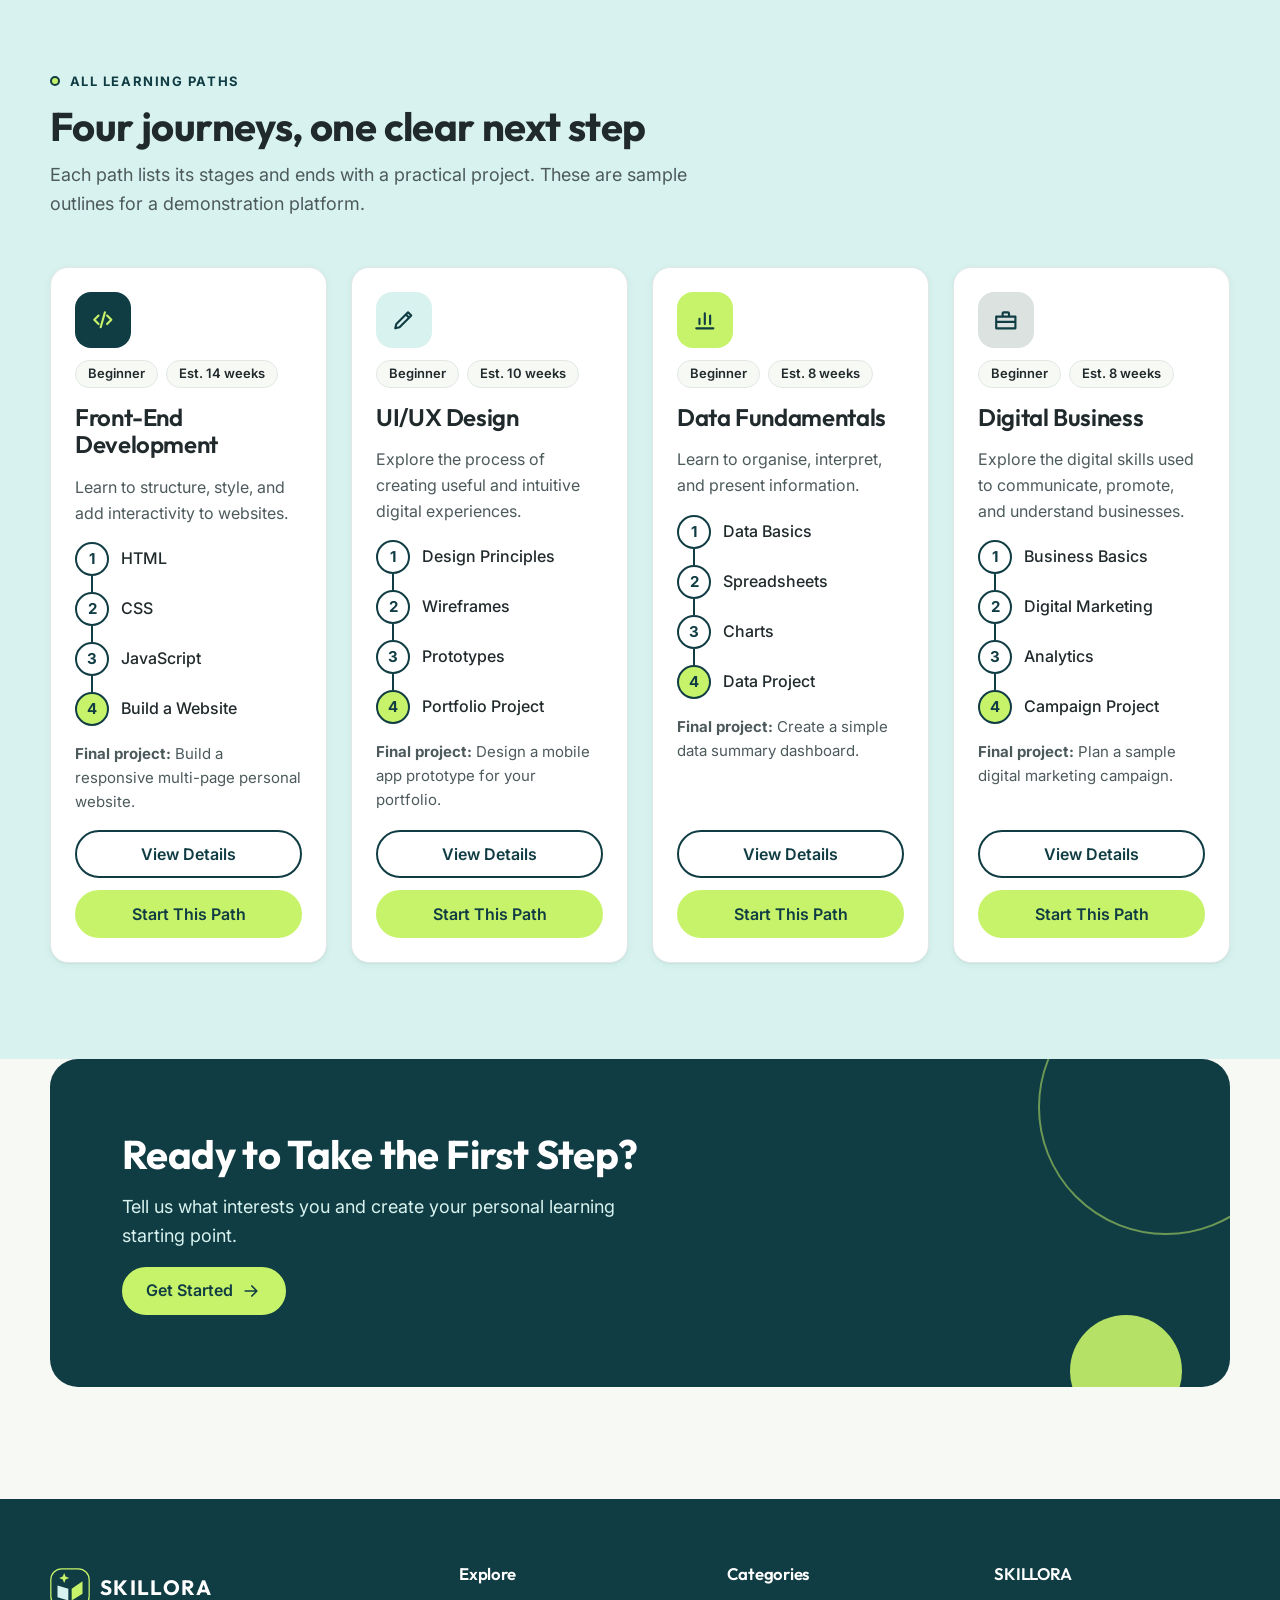
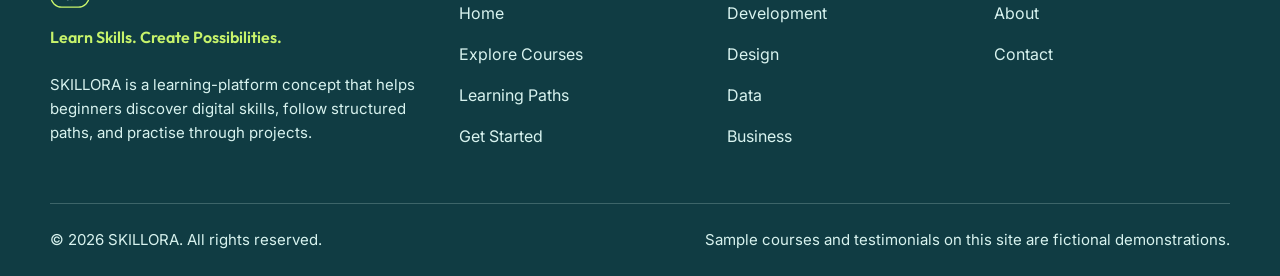
<file: learning-paths.html>
<!DOCTYPE html>
<html lang="en">
<head>
  <meta charset="UTF-8">
  <meta name="viewport" content="width=device-width, initial-scale=1">
  <title>Learning Paths | SKILLORA</title>
  <meta name="description" content="Explore SKILLORA's sample learning paths: Front-End Development, UI/UX Design, Data Fundamentals and Digital Business.">
  <meta name="theme-color" content="#103C43">
  <link rel="icon" href="assets/favicon.svg" type="image/svg+xml">
  <link rel="preconnect" href="https://fonts.googleapis.com">
  <link rel="preconnect" href="https://fonts.gstatic.com" crossorigin>
  <link href="https://fonts.googleapis.com/css2?family=Inter:wght@400;500;600&family=Outfit:wght@500;600;700&display=swap" rel="stylesheet">
  <link rel="stylesheet" href="style.css">
  <script src="main.js"></script>
  <script src="learning-paths.js" defer></script>
</head>
<body>
  <a class="skip-link" href="#main">Skip to main content</a>
  <!-- SKILLORA Moving Marquee -->
<div class="skillora-marquee" aria-label="Learn new skills, build real projects, explore your potential">
    <div class="skillora-marquee-track" aria-hidden="true">
        <span>LEARN NEW SKILLS</span>
        <span class="marquee-star">✦</span>
        <span>BUILD REAL PROJECTS</span>
        <span class="marquee-star">✦</span>
        <span>EXPLORE YOUR POTENTIAL</span>
        <span class="marquee-star">✦</span>
        <span>CREATE POSSIBILITIES</span>
        <span class="marquee-star">✦</span>

        <span>LEARN NEW SKILLS</span>
        <span class="marquee-star">✦</span>
        <span>BUILD REAL PROJECTS</span>
        <span class="marquee-star">✦</span>
        <span>EXPLORE YOUR POTENTIAL</span>
        <span class="marquee-star">✦</span>
        <span>CREATE POSSIBILITIES</span>
        <span class="marquee-star">✦</span>
    </div>
</div>
  

  <header class="site-header">
    <div class="container nav-wrap">
      <a class="brand" href="index.html" aria-label="SKILLORA home">
        <svg class="brand-mark" viewBox="0 0 48 48" width="40" height="40" aria-hidden="true" focusable="false">
          <rect class="logo-bg" x="1" y="1" width="46" height="46" rx="13" fill="#103C43"/>
          <path d="M9 21l13 4v14L9 35z" fill="#D8F3EF"/>
          <path d="M26 25l13-9v15L26 39z" fill="#C7F36B"/>
          <path d="M17 6l1.7 4.3L23 12l-4.3 1.7L17 18l-1.7-4.3L11 12l4.3-1.7z" fill="#C7F36B"/>
        </svg>
        <span class="brand-text">SKILLORA</span>
      </a>

      <button class="nav-toggle" type="button" aria-expanded="false" aria-controls="primary-nav" aria-label="Open menu">
        <span class="nav-toggle-bar"></span><span class="nav-toggle-bar"></span><span class="nav-toggle-bar"></span>
      </button>

      <nav class="primary-nav" id="primary-nav" aria-label="Primary">
        <ul class="nav-list">
          <li><a class="nav-link" href="index.html">Home</a></li>
          <li><a class="nav-link" href="explore.html">Explore</a></li>
          <li><a class="nav-link" href="learning-paths.html" aria-current="page">Learning Paths</a></li>
          <li><a class="nav-link" href="about.html">About</a></li>
          <li><a class="nav-link" href="contact.html">Contact</a></li>
        </ul>
        <a class="btn btn-primary nav-cta" href="get-started.html">Get Started
          <svg class="icon icon-arrow" viewBox="0 0 24 24" aria-hidden="true" focusable="false"><path d="M5 12h14M13 6l6 6-6 6"/></svg>
        </a>
      </nav>
    </div>
  </header>

  <main id="main">

    <section class="page-hero" aria-labelledby="page-title">
      <div class="container page-hero-inner">
        <nav class="breadcrumb" aria-label="Breadcrumb">
          <ol>
            <li><a href="index.html">Home</a></li>
            <li aria-current="page">Learning Paths</li>
          </ol>
        </nav>
        <p class="eyebrow">Learning Paths</p>
        <h1 id="page-title">Choose Your Learning Journey.</h1>
        <p class="lead">Explore structured paths that help you understand what to learn, what to practise, and what to build next.</p>
      </div>
    </section>

    <!-- PATH EXPLORER (shown by JavaScript) -->
    <section class="section" id="explorer" aria-labelledby="explorer-title" hidden>
      <div class="container">
        <div class="section-head">
          <p class="eyebrow">Path Explorer</p>
          <h2 id="explorer-title">See how each journey fits together</h2>
          <p class="section-lead">Pick a path, then select a stage number to see what you would learn there. Durations are estimates.</p>
        </div>

        <div class="notice mb-5" id="selected-banner" role="status" hidden>
          <p><strong>Your selected path:</strong> <span id="selected-name"></span></p>
          <p>Saved in this browser only. SKILLORA does not track whether you have completed any stage.</p>
          <div class="btn-row mt-4">
            <a class="btn btn-secondary btn-sm" href="get-started.html">Open My Learning</a>
            <button class="btn btn-text" type="button" id="clear-selection">Clear selection</button>
          </div>
        </div>

        <div class="chip-row mb-5" role="group" aria-label="Choose a learning path">
          <button class="chip" type="button" data-path="frontend" aria-pressed="true">Front-End Development</button>
          <button class="chip" type="button" data-path="uiux" aria-pressed="false">UI/UX Design</button>
          <button class="chip" type="button" data-path="data" aria-pressed="false">Data Fundamentals</button>
          <button class="chip" type="button" data-path="business" aria-pressed="false">Digital Business</button>
        </div>

        <div class="card path-panel" id="explorer-panel">
          <div class="path-panel-head">
            <span id="panel-icon"></span>
            <div>
              <h3 id="panel-title"></h3>
              <div class="badge-row mt-4" id="panel-badges"></div>
            </div>
            <span class="selected-flag" id="panel-flag" hidden>
              <svg class="icon" viewBox="0 0 24 24" aria-hidden="true" focusable="false"><path d="M5 12l5 5 9-10"/></svg>
              Your selected path
            </span>
          </div>

          <p class="course-desc" id="panel-desc"></p>

          <ol class="stepper" id="panel-stepper" aria-label="Learning stages"></ol>
          <p class="notice" id="panel-stage" aria-live="polite"></p>

          <div class="path-project">
            <svg class="icon" viewBox="0 0 24 24" aria-hidden="true" focusable="false"><path d="M5 21V4M5 4h11l-2 4 2 4H5"/></svg>
            <div>
              <p><strong>Final project</strong></p>
              <p id="panel-project"></p>
            </div>
          </div>

          <div class="path-actions">
            <button class="btn btn-outline js-details" type="button" id="panel-details" data-path="frontend">View Details</button>
            <button class="btn btn-primary js-start" type="button" id="panel-start" data-path="frontend">
              <span class="btn-label">Start This Path</span>
              <svg class="icon icon-arrow" viewBox="0 0 24 24" aria-hidden="true" focusable="false"><path d="M5 12h14M13 6l6 6-6 6"/></svg>
            </button>
          </div>
        </div>
      </div>
    </section>

    <!-- ALL PATHS (works without JavaScript) -->
    <section class="section section--aqua" id="all-paths" aria-labelledby="paths-title">
      <div class="container">
        <div class="section-head reveal">
          <p class="eyebrow">All Learning Paths</p>
          <h2 id="paths-title">Four journeys, one clear next step</h2>
          <p class="section-lead">Each path lists its stages and ends with a practical project. These are sample outlines for a demonstration platform.</p>
        </div>

        <noscript><p class="notice mb-5">JavaScript is turned off, so choosing and saving a path is unavailable. You can still read every path below.</p></noscript>

        <div class="grid grid--4">

          <article class="card card--hover path-card reveal" data-path="frontend">
            <div class="path-head">
              <span class="icon-tile icon-tile--lg tile--development"><svg class="icon" viewBox="0 0 24 24" aria-hidden="true" focusable="false"><path d="M8 8l-4 4 4 4M16 8l4 4-4 4M14 5l-4 14"/></svg></span>
              <div class="badge-row"><span class="badge badge--level">Beginner</span><span class="badge badge--level">Est. 14 weeks</span></div>
            </div>
            <h3>Front-End Development</h3>
            <p class="course-desc">Learn to structure, style, and add interactivity to websites.</p>
            <ol class="stepper stepper--vertical" aria-label="Front-End Development stages">
              <li class="step"><span class="step-dot">1</span><span class="step-label">HTML</span></li>
              <li class="step"><span class="step-dot">2</span><span class="step-label">CSS</span></li>
              <li class="step"><span class="step-dot">3</span><span class="step-label">JavaScript</span></li>
              <li class="step"><span class="step-dot">4</span><span class="step-label">Build a Website</span></li>
            </ol>
            <p class="hint"><strong>Final project:</strong> Build a responsive multi-page personal website.</p>
            <div class="path-actions" hidden>
              <button class="btn btn-outline js-details" type="button" data-path="frontend">View Details</button>
              <button class="btn btn-primary js-start" type="button" data-path="frontend"><span class="btn-label">Start This Path</span></button>
            </div>
          </article>

          <article class="card card--hover path-card reveal" data-path="uiux">
            <div class="path-head">
              <span class="icon-tile icon-tile--lg tile--design"><svg class="icon" viewBox="0 0 24 24" aria-hidden="true" focusable="false"><path d="M4 20l1-4L16 5l3 3L8 19l-4 1zM14 7l3 3"/></svg></span>
              <div class="badge-row"><span class="badge badge--level">Beginner</span><span class="badge badge--level">Est. 10 weeks</span></div>
            </div>
            <h3>UI/UX Design</h3>
            <p class="course-desc">Explore the process of creating useful and intuitive digital experiences.</p>
            <ol class="stepper stepper--vertical" aria-label="UI/UX Design stages">
              <li class="step"><span class="step-dot">1</span><span class="step-label">Design Principles</span></li>
              <li class="step"><span class="step-dot">2</span><span class="step-label">Wireframes</span></li>
              <li class="step"><span class="step-dot">3</span><span class="step-label">Prototypes</span></li>
              <li class="step"><span class="step-dot">4</span><span class="step-label">Portfolio Project</span></li>
            </ol>
            <p class="hint"><strong>Final project:</strong> Design a mobile app prototype for your portfolio.</p>
            <div class="path-actions" hidden>
              <button class="btn btn-outline js-details" type="button" data-path="uiux">View Details</button>
              <button class="btn btn-primary js-start" type="button" data-path="uiux"><span class="btn-label">Start This Path</span></button>
            </div>
          </article>

          <article class="card card--hover path-card reveal" data-path="data">
            <div class="path-head">
              <span class="icon-tile icon-tile--lg tile--data"><svg class="icon" viewBox="0 0 24 24" aria-hidden="true" focusable="false"><path d="M4 20h16M7 16v-5M12 16V6M17 16v-8"/></svg></span>
              <div class="badge-row"><span class="badge badge--level">Beginner</span><span class="badge badge--level">Est. 8 weeks</span></div>
            </div>
            <h3>Data Fundamentals</h3>
            <p class="course-desc">Learn to organise, interpret, and present information.</p>
            <ol class="stepper stepper--vertical" aria-label="Data Fundamentals stages">
              <li class="step"><span class="step-dot">1</span><span class="step-label">Data Basics</span></li>
              <li class="step"><span class="step-dot">2</span><span class="step-label">Spreadsheets</span></li>
              <li class="step"><span class="step-dot">3</span><span class="step-label">Charts</span></li>
              <li class="step"><span class="step-dot">4</span><span class="step-label">Data Project</span></li>
            </ol>
            <p class="hint"><strong>Final project:</strong> Create a simple data summary dashboard.</p>
            <div class="path-actions" hidden>
              <button class="btn btn-outline js-details" type="button" data-path="data">View Details</button>
              <button class="btn btn-primary js-start" type="button" data-path="data"><span class="btn-label">Start This Path</span></button>
            </div>
          </article>

          <article class="card card--hover path-card reveal" data-path="business">
            <div class="path-head">
              <span class="icon-tile icon-tile--lg tile--business"><svg class="icon" viewBox="0 0 24 24" aria-hidden="true" focusable="false"><path d="M3 9h18v11H3zM9 9V6a1 1 0 0 1 1-1h4a1 1 0 0 1 1 1v3M3 14h18"/></svg></span>
              <div class="badge-row"><span class="badge badge--level">Beginner</span><span class="badge badge--level">Est. 8 weeks</span></div>
            </div>
            <h3>Digital Business</h3>
            <p class="course-desc">Explore the digital skills used to communicate, promote, and understand businesses.</p>
            <ol class="stepper stepper--vertical" aria-label="Digital Business stages">
              <li class="step"><span class="step-dot">1</span><span class="step-label">Business Basics</span></li>
              <li class="step"><span class="step-dot">2</span><span class="step-label">Digital Marketing</span></li>
              <li class="step"><span class="step-dot">3</span><span class="step-label">Analytics</span></li>
              <li class="step"><span class="step-dot">4</span><span class="step-label">Campaign Project</span></li>
            </ol>
            <p class="hint"><strong>Final project:</strong> Plan a sample digital marketing campaign.</p>
            <div class="path-actions" hidden>
              <button class="btn btn-outline js-details" type="button" data-path="business">View Details</button>
              <button class="btn btn-primary js-start" type="button" data-path="business"><span class="btn-label">Start This Path</span></button>
            </div>
          </article>
        </div>
      </div>
    </section>

    <section class="section section--cta" aria-labelledby="cta-title">
      <div class="container">
        <div class="cta-panel reveal">
          <h2 id="cta-title">Ready to Take the First Step?</h2>
          <p>Tell us what interests you and create your personal learning starting point.</p>
          <a class="btn btn-primary" href="get-started.html">Get Started
            <svg class="icon icon-arrow" viewBox="0 0 24 24" aria-hidden="true" focusable="false"><path d="M5 12h14M13 6l6 6-6 6"/></svg>
          </a>
        </div>
      </div>
    </section>
  </main>

  <!-- DETAILS MODAL (native dialog, filled by JavaScript) -->
  <dialog class="modal" id="path-modal" aria-labelledby="modal-title">
    <div class="modal-head">
      <div>
        <p class="eyebrow">Learning path</p>
        <h3 id="modal-title"></h3>
      </div>
      <button class="btn btn-icon js-close" type="button" aria-label="Close path details">
        <svg class="icon" viewBox="0 0 24 24" aria-hidden="true" focusable="false"><path d="M6 6l12 12M18 6L6 18"/></svg>
      </button>
    </div>
    <div class="modal-body" id="modal-body"></div>
  </dialog>

  <footer class="site-footer">
    <div class="container footer-grid">
      <div class="footer-brand">
        <a class="brand" href="index.html" aria-label="SKILLORA home">
          <svg class="brand-mark" viewBox="0 0 48 48" width="40" height="40" aria-hidden="true" focusable="false">
            <rect class="logo-bg" x="1" y="1" width="46" height="46" rx="13" fill="#103C43"/>
            <path d="M9 21l13 4v14L9 35z" fill="#D8F3EF"/>
            <path d="M26 25l13-9v15L26 39z" fill="#C7F36B"/>
            <path d="M17 6l1.7 4.3L23 12l-4.3 1.7L17 18l-1.7-4.3L11 12l4.3-1.7z" fill="#C7F36B"/>
          </svg>
          <span class="brand-text">SKILLORA</span>
        </a>
        <p class="footer-tagline">Learn Skills. Create Possibilities.</p>
        <p class="footer-text">SKILLORA is a learning-platform concept that helps beginners discover digital skills, follow structured paths, and practise through projects.</p>
      </div>

      <nav aria-label="Explore links">
        <h2 class="footer-title">Explore</h2>
        <ul class="footer-links">
          <li><a href="index.html">Home</a></li>
          <li><a href="explore.html">Explore Courses</a></li>
          <li><a href="learning-paths.html">Learning Paths</a></li>
          <li><a href="get-started.html">Get Started</a></li>
        </ul>
      </nav>

      <nav aria-label="Learning categories">
        <h2 class="footer-title">Categories</h2>
        <ul class="footer-links">
          <li><a href="explore.html?category=development">Development</a></li>
          <li><a href="explore.html?category=design">Design</a></li>
          <li><a href="explore.html?category=data">Data</a></li>
          <li><a href="explore.html?category=business">Business</a></li>
        </ul>
      </nav>

      <nav aria-label="Company links">
        <h2 class="footer-title">SKILLORA</h2>
        <ul class="footer-links">
          <li><a href="about.html">About</a></li>
          <li><a href="contact.html">Contact</a></li>
        </ul>
      </nav>
    </div>

    <div class="container footer-bottom">
      <p>&copy; 2026 SKILLORA. All rights reserved.</p>
      <p>Sample courses and testimonials on this site are fictional demonstrations.</p>
    </div>
  </footer>

  <button class="scroll-top" type="button" aria-label="Back to top">
    <svg class="icon" viewBox="0 0 24 24" aria-hidden="true" focusable="false"><path d="M12 19V5M6 11l6-6 6 6"/></svg>
  </button>
</body>
</html>
</file>
<file: style.css>
/* ==========================================================
   SKILLORA — style.css
   1 Tokens   2 Base      3 Layout     4 Buttons   5 Header
   6 Hero     7 Cards     8 Home       9 Footer    10 Inner pages
   11 Forms   12 Widgets  13 Motion & utilities
   ========================================================== */

/* ---------- 1. TOKENS ---------- */
:root{
  /* Brand palette */
  --teal:#103C43; --lime:#C7F36B; --aqua:#D8F3EF; --off-white:#F7F9F5;
  --charcoal:#20292B; --white:#FFFFFF; --muted:#657477; --border:#E1E8E5;
  /* Derived shades (made from the palette) */
  --teal-dark:color-mix(in srgb,var(--teal) 78%,#000);
  --lime-dark:color-mix(in srgb,var(--lime) 86%,var(--teal));
  --tint-lime:color-mix(in srgb,var(--lime) 38%,var(--white));
  --tint-teal:color-mix(in srgb,var(--teal) 12%,var(--off-white));
  --error:#B3261E; /* only extra colour: form error messages */

  /* Spacing */
  --space-1:.25rem; --space-2:.5rem; --space-3:.75rem; --space-4:1rem;
  --space-5:1.5rem; --space-6:2rem; --space-7:3rem; --space-8:4rem; --space-9:6rem;
  --gutter:clamp(1rem,4vw,2rem);

  /* Radii */
  --radius-sm:10px; --radius-md:18px; --radius-lg:28px; --radius-pill:999px;

  /* Shadows */
  --shadow-sm:0 1px 2px rgba(16,60,67,.06),0 2px 8px rgba(16,60,67,.05);
  --shadow-md:0 4px 8px rgba(16,60,67,.06),0 12px 28px rgba(16,60,67,.10);
  --shadow-lg:0 8px 16px rgba(16,60,67,.08),0 24px 48px rgba(16,60,67,.14);

  /* Typography */
  --font-heading:"Outfit",system-ui,-apple-system,"Segoe UI",Roboto,Arial,sans-serif;
  --font-body:"Inter",system-ui,-apple-system,"Segoe UI",Roboto,Arial,sans-serif;
  --fs-sm:.9375rem; --fs-base:1rem; --fs-md:1.125rem;
  --fs-lg:clamp(1.25rem,1.1rem + .6vw,1.5rem);
  --fs-xl:clamp(1.75rem,1.3rem + 1.8vw,2.5rem);
  --fs-hero:clamp(2.2rem,1.3rem + 4vw,4.1rem);

  /* Layout, motion, layers */
  --container:1180px;
  --ease:cubic-bezier(.22,.61,.36,1);
  --t-fast:150ms; --t-base:250ms; --t-slow:500ms;
  --z-top:80; --z-header:100; --z-modal:200; --z-toast:300;
}

/* ---------- 2. BASE ---------- */
*,*::before,*::after{box-sizing:border-box}
html{-webkit-text-size-adjust:100%;scroll-behavior:smooth;scroll-padding-top:5.5rem}
body{margin:0;font-family:var(--font-body);font-size:var(--fs-base);line-height:1.6;color:var(--charcoal);background:var(--off-white);-webkit-font-smoothing:antialiased;overflow-x:clip}
h1,h2,h3,h4{margin:0;font-family:var(--font-heading);line-height:1.15;letter-spacing:-.015em;color:var(--charcoal);overflow-wrap:break-word}
h1{font-size:var(--fs-hero);font-weight:700}
h2{font-size:var(--fs-xl);font-weight:700}
h3{font-size:var(--fs-lg);font-weight:600}
p{margin:0}
a{color:var(--teal);text-underline-offset:3px}
img,svg{max-width:100%}
ul,ol{margin:0;padding:0}
button,input,select,textarea{font:inherit}
[hidden]{display:none!important}
:focus-visible{outline:3px solid var(--teal);outline-offset:3px;border-radius:4px}
.site-footer :focus-visible,.cta-panel :focus-visible,.welcome-panel :focus-visible{outline-color:var(--lime)}
.skip-link{position:absolute;left:var(--space-4);top:-4rem;z-index:var(--z-toast);padding:.7rem 1.1rem;background:var(--teal);color:var(--white);border-radius:var(--radius-sm);transition:top var(--t-fast)}
.skip-link:focus{top:var(--space-3)}
.visually-hidden{position:absolute!important;width:1px;height:1px;margin:-1px;padding:0;overflow:hidden;clip:rect(0 0 0 0);white-space:nowrap;border:0}
.muted{color:var(--muted)}
.text-center{text-align:center}

/* Reusable icon (every inline SVG icon uses class="icon") */
.icon{width:1.25em;height:1.25em;flex:none;fill:none;stroke:currentColor;stroke-width:2;stroke-linecap:round;stroke-linejoin:round}
.icon--fill{fill:currentColor;stroke:none}

/* ---------- 3. LAYOUT ---------- */
.container{width:min(100% - 2*var(--gutter),var(--container));margin-inline:auto}
.section{padding-block:clamp(3.5rem,8vw,6rem)}
.section--aqua{background:var(--aqua);--muted:color-mix(in srgb,#657477 65%,#20292B)}
.section--white{background:var(--white)}
.section--cta{padding-top:0}
.section-head{max-width:42rem;margin-bottom:var(--space-7);display:grid;gap:var(--space-3)}
.section-head.text-center{margin-inline:auto;text-align:center;justify-items:center}
.section-lead{font-size:var(--fs-md);color:var(--muted)}
.section-actions{display:flex;justify-content:center;margin-top:var(--space-7)}
.grid{display:grid;gap:var(--space-5)}
.grid--3{grid-template-columns:repeat(auto-fit,minmax(min(100%,17.5rem),1fr))}
.grid--4{grid-template-columns:repeat(auto-fit,minmax(min(100%,15rem),1fr))}
.split{display:grid;gap:var(--space-7);align-items:center}
@media (min-width:900px){.split{grid-template-columns:1fr 1fr;gap:var(--space-8)}}
.eyebrow{display:inline-flex;align-items:center;gap:.6rem;font-size:.8125rem;font-weight:700;letter-spacing:.12em;text-transform:uppercase;color:var(--teal)}
.eyebrow::before{content:"";width:10px;height:10px;border-radius:50%;background:var(--lime);border:2px solid var(--teal);flex:none}
.lead{font-size:var(--fs-md);color:var(--muted);max-width:36rem}
.highlight{background:linear-gradient(transparent 62%,var(--lime) 62% 92%,transparent 92%);padding-inline:.08em;-webkit-box-decoration-break:clone;box-decoration-break:clone}

/* ---------- 4. BUTTONS ---------- */
.btn{--btn-bg:transparent;--btn-fg:var(--teal);--btn-bd:transparent;
  display:inline-flex;align-items:center;justify-content:center;gap:var(--space-2);
  min-height:48px;padding:.7rem 1.4rem;font:600 1rem/1.2 var(--font-body);text-align:center;text-decoration:none;cursor:pointer;
  color:var(--btn-fg);background:var(--btn-bg);border:2px solid var(--btn-bd);border-radius:var(--radius-pill);
  transition:background-color var(--t-base) var(--ease),color var(--t-base) var(--ease),border-color var(--t-base) var(--ease),transform var(--t-base) var(--ease),box-shadow var(--t-base) var(--ease)}
.btn .icon{transition:transform var(--t-base) var(--ease)}
.btn:hover .icon-arrow,.btn:focus-visible .icon-arrow{transform:translateX(4px)}
.btn-block{width:100%}
.btn-sm{min-height:40px;padding:.45rem 1rem;font-size:var(--fs-sm)}
.btn-primary{--btn-bg:var(--lime);--btn-fg:var(--teal);--btn-bd:var(--lime)}
.btn-primary:hover{background:var(--lime-dark);border-color:var(--lime-dark);transform:translateY(-2px);box-shadow:var(--shadow-md)}
.btn-secondary{--btn-bg:var(--teal);--btn-fg:var(--white);--btn-bd:var(--teal)}
.btn-secondary:hover{background:var(--teal-dark);border-color:var(--teal-dark);transform:translateY(-2px);box-shadow:var(--shadow-md)}
.btn-outline{--btn-bd:var(--teal);--btn-fg:var(--teal)}
.btn-outline:hover{background:var(--teal);color:var(--white)}
.btn-text{--btn-fg:var(--teal);min-height:44px;padding-inline:var(--space-2);text-decoration:underline;text-underline-offset:4px}
.btn-text:hover{color:var(--teal-dark);text-decoration-thickness:2px}
.btn-icon{width:44px;min-height:44px;padding:0;--btn-bg:var(--white);--btn-bd:var(--border)}
.btn-icon:hover{border-color:var(--teal);background:var(--aqua)}
.btn-favorite{width:44px;height:44px;padding:0;display:inline-grid;place-items:center;cursor:pointer;color:var(--teal);background:var(--white);border:1.5px solid var(--border);border-radius:50%;box-shadow:var(--shadow-sm);transition:background-color var(--t-base),border-color var(--t-base),transform var(--t-base) var(--ease)}
.btn-favorite:hover{border-color:var(--teal);transform:scale(1.08)}
.btn-favorite .icon{transition:fill var(--t-base)}
.btn-favorite[aria-pressed="true"]{background:var(--lime);border-color:var(--teal)}
.btn-favorite[aria-pressed="true"] .icon{fill:var(--teal);animation:pop .35s var(--ease)}
.btn-favorite--text{width:auto;height:auto;min-height:48px;padding:.7rem 1.2rem;border-radius:var(--radius-pill);gap:var(--space-2);font-weight:600;display:inline-flex}
.btn-outline-light{--btn-bd:var(--white);--btn-fg:var(--white)}
.btn-outline-light:hover{background:var(--white);color:var(--teal)}
.chip{min-height:44px;padding:.5rem 1.1rem;font-weight:600;color:var(--charcoal);background:var(--white);border:1.5px solid var(--border);border-radius:var(--radius-pill);cursor:pointer;transition:background-color var(--t-base),border-color var(--t-base),transform var(--t-base) var(--ease)}
.chip:hover{border-color:var(--teal);transform:translateY(-1px)}
.chip[aria-pressed="true"],.chip.is-active{background:var(--lime);border-color:var(--teal);color:var(--teal)}
.btn:disabled,.btn[aria-disabled="true"],.chip:disabled{opacity:.55;cursor:not-allowed;transform:none;box-shadow:none}
.btn:active{transform:translateY(0) scale(.98);box-shadow:none}
.btn-row{display:flex;flex-wrap:wrap;gap:var(--space-3)}

/* ---------- 5. HEADER & NAVIGATION ---------- */
.site-header{position:sticky;top:0;z-index:var(--z-header);background:var(--off-white);border-bottom:1px solid var(--border);transition:box-shadow var(--t-base)}
.site-header.is-scrolled{box-shadow:var(--shadow-sm)}
.nav-wrap{display:flex;align-items:center;justify-content:space-between;flex-wrap:wrap;gap:var(--space-3);min-height:72px;padding-block:var(--space-2)}
.brand{display:inline-flex;align-items:center;gap:.6rem;text-decoration:none;color:var(--teal);border-radius:var(--radius-sm)}
.brand-mark{display:block;width:40px;height:40px}
.brand-text{font-family:var(--font-heading);font-weight:700;font-size:1.3rem;letter-spacing:.07em;color:var(--teal)}
.nav-toggle{display:none;width:48px;height:48px;padding:0;flex-direction:column;align-items:center;justify-content:center;gap:5px;background:var(--white);border:1.5px solid var(--border);border-radius:var(--radius-sm);cursor:pointer;transition:background-color var(--t-fast),border-color var(--t-fast)}
.nav-toggle:hover{border-color:var(--teal);background:var(--aqua)}
.nav-toggle-bar{display:block;width:22px;height:2px;background:var(--teal);border-radius:2px;transition:transform var(--t-base) var(--ease),opacity var(--t-fast)}
.nav-toggle[aria-expanded="true"] .nav-toggle-bar:nth-child(1){transform:translateY(7px) rotate(45deg)}
.nav-toggle[aria-expanded="true"] .nav-toggle-bar:nth-child(2){opacity:0}
.nav-toggle[aria-expanded="true"] .nav-toggle-bar:nth-child(3){transform:translateY(-7px) rotate(-45deg)}
.nav-list{list-style:none}
.nav-link{position:relative;display:inline-block;padding:.5rem 0;font-weight:500;color:var(--charcoal);text-decoration:none;transition:color var(--t-base)}
.nav-link::after{content:"";position:absolute;left:0;right:0;bottom:2px;height:2px;background:var(--teal);border-radius:2px;transform:scaleX(0);transform-origin:left;transition:transform var(--t-base) var(--ease)}
.nav-link:hover,.nav-link:focus-visible{color:var(--teal)}
.nav-link:hover::after,.nav-link:focus-visible::after,.nav-link[aria-current="page"]::after{transform:scaleX(1)}
.nav-link[aria-current="page"]{color:var(--teal);font-weight:600}

/* Mobile / tablet navigation */
@media (max-width:899.98px){
  .primary-nav{flex-basis:100%}
  .nav-list{display:grid}
  .nav-link{display:flex;align-items:center;width:100%;min-height:52px;border-bottom:1px solid var(--border)}
  .nav-link::after{display:none}
  .nav-link[aria-current="page"]{box-shadow:inset 4px 0 0 var(--teal);padding-left:var(--space-3)}
  .nav-cta{width:100%;margin-top:var(--space-4)}
  .js .nav-toggle{display:inline-flex}
  .js .primary-nav{display:none;position:absolute;top:100%;left:0;right:0;max-height:calc(100vh - 72px);overflow:auto;padding:var(--space-2) var(--gutter) var(--space-5);background:var(--off-white);border-bottom:1px solid var(--border);box-shadow:var(--shadow-md)}
  .js .primary-nav.is-open{display:block}
}
/* Desktop navigation */
@media (min-width:900px){
  .primary-nav{display:flex;align-items:center;gap:var(--space-7)}
  .nav-list{display:flex;gap:var(--space-5)}
}

/* ---------- 6. HERO ---------- */
.hero{padding-block:clamp(2.5rem,7vw,6rem)}
.hero-grid{display:grid;gap:var(--space-7);align-items:center}
.hero-copy{display:grid;gap:var(--space-5);justify-items:start}
.slogan{padding-left:var(--space-4);border-left:4px solid var(--teal);font-family:var(--font-heading);font-weight:600;color:var(--teal)}
@media (min-width:900px){.hero-grid{grid-template-columns:1.05fr .95fr;gap:var(--space-8)}}

.hero-art{position:relative;width:100%;max-width:30rem;margin-inline:auto;padding:3.25rem 2rem 3.75rem}
.hero-art::before{content:"";position:absolute;inset:0;background:var(--aqua);border-radius:var(--radius-lg) 6rem var(--radius-lg) var(--radius-lg)}
.shape{position:absolute;pointer-events:none}
.shape--circle{top:1rem;left:1.25rem;width:4rem;height:4rem;border-radius:50%;background:var(--lime)}
.shape--dots{top:1.25rem;right:1.5rem;width:5.5rem;height:3rem;background-image:radial-gradient(var(--teal) 2px,transparent 2.5px);background-size:14px 14px;opacity:.4}
.shape--square{bottom:1rem;left:2.5rem;width:2.75rem;height:2.75rem;border-radius:.8rem;background:var(--teal);transform:rotate(14deg)}
.learn-card{position:relative;z-index:1;display:grid;gap:var(--space-3);padding:var(--space-5);background:var(--white);border:1px solid var(--border);border-radius:var(--radius-md);box-shadow:var(--shadow-lg)}
.learn-card-top{display:flex;align-items:center;justify-content:space-between;gap:var(--space-3)}
.code-tile{display:grid;place-items:center;width:44px;height:44px;flex:none;border-radius:12px;background:var(--teal);color:var(--lime)}
.learn-card-title{font:700 1.2rem/1.25 var(--font-heading)}
.learn-card-sub{font-size:var(--fs-sm);color:var(--muted)}
.learn-lines{display:grid;gap:.5rem}
.learn-lines span{display:block;height:8px;border-radius:99px;background:var(--aqua)}
.learn-lines span:nth-child(2){width:80%}
.learn-lines span:nth-child(3){width:55%}
.learn-card-foot{display:flex;align-items:center;gap:var(--space-3);padding-top:var(--space-3);border-top:1px solid var(--border)}
.ring-title{font-weight:600;font-size:var(--fs-sm)}
.ring{position:relative;flex:none;display:grid;place-items:center;width:56px;height:56px;border-radius:50%;background:var(--teal)}
.ring svg{position:absolute;inset:4px;width:48px;height:48px;transform:rotate(-90deg)}
.ring-track{fill:none;stroke:rgba(255,255,255,.22);stroke-width:4}
.ring-fill{fill:none;stroke:var(--lime);stroke-width:4;stroke-linecap:round;stroke-dasharray:100;stroke-dashoffset:50;animation:ring-fill 1.4s var(--ease) .5s both}
.ring-text{position:relative;font-size:.8125rem;font-weight:700;color:var(--white)}
.hero-chip{position:absolute;z-index:2;display:grid;place-items:center;width:3rem;height:3rem;border-radius:50%;box-shadow:var(--shadow-md)}
.hero-chip--pen{left:.5rem;top:48%;background:var(--white);color:var(--teal);border:1px solid var(--border)}
.hero-chip--spark{right:.5rem;bottom:2.25rem;background:var(--lime);color:var(--teal)}

/* ---------- 7. CARDS, BADGES, ICON TILES ---------- */
.card{background:var(--white);border:1px solid var(--border);border-radius:var(--radius-md);box-shadow:var(--shadow-sm);transition:transform var(--t-base) var(--ease),box-shadow var(--t-base) var(--ease),border-color var(--t-base)}
.card:focus-within{border-color:var(--teal)}
@media (hover:hover) and (pointer:fine){
  .card--hover:hover{transform:translateY(-5px);box-shadow:var(--shadow-md);border-color:var(--teal)}
}
.badge-row{display:flex;flex-wrap:wrap;gap:var(--space-2)}
.badge{display:inline-flex;align-items:center;gap:.35rem;padding:.2rem .75rem;font-size:.8125rem;font-weight:600;line-height:1.5;border:1px solid transparent;border-radius:var(--radius-pill)}
.badge--development{background:var(--teal);color:var(--white)}
.badge--design{background:var(--aqua);color:var(--teal);border-color:var(--teal)}
.badge--data{background:var(--lime);color:var(--teal)}
.badge--business{background:var(--white);color:var(--teal);border-color:var(--teal)}
.badge--level{background:var(--off-white);color:var(--charcoal);border-color:var(--border)}
.icon-tile{display:inline-grid;place-items:center;width:44px;height:44px;flex:none;border-radius:12px;background:var(--aqua);color:var(--teal)}
.icon-tile--lg{width:56px;height:56px;border-radius:16px}
.icon-tile--lg .icon{width:1.6rem;height:1.6rem}
.icon-tile--dark{background:var(--teal);color:var(--lime)}
.tile--development{background:var(--teal);color:var(--lime)}
.tile--design{background:var(--aqua);color:var(--teal)}
.tile--data{background:var(--lime);color:var(--teal)}
.tile--business{background:var(--tint-teal);color:var(--teal)}

/* Course card (home + explore) */
.course-card{position:relative;display:flex;flex-direction:column;overflow:hidden}
.course-art{aspect-ratio:2/1;display:grid;place-items:center;overflow:hidden;background:var(--aqua)}
.course-art svg{width:100%;height:100%;transition:transform var(--t-slow) var(--ease)}
@media (hover:hover) and (pointer:fine){.course-card:hover .course-art svg{transform:scale(1.04)}}
.course-art--development{background:var(--teal)}
.course-art--design{background:var(--aqua)}
.course-art--data{background:var(--tint-lime)}
.course-art--business{background:var(--tint-teal)}
.course-body{display:flex;flex-direction:column;flex:1;gap:var(--space-3);padding:var(--space-5)}
.course-body .btn{margin-top:auto}
.course-title{font-size:1.3rem}
.course-desc{color:var(--muted)}
.course-facts{list-style:none;display:flex;flex-wrap:wrap;gap:var(--space-2) var(--space-4);font-size:var(--fs-sm);font-weight:500}
.course-facts li{display:inline-flex;align-items:center;gap:.4rem}
.course-facts .icon{color:var(--teal)}
.course-card .btn-favorite{position:absolute;top:var(--space-3);right:var(--space-3);z-index:2}
.tag-list{display:flex;flex-wrap:wrap;gap:var(--space-2);list-style:none}
.tag{padding:.2rem .7rem;font-size:.8125rem;font-weight:500;background:var(--off-white);border:1px solid var(--border);border-radius:var(--radius-pill)}

/* ---------- 8. HOME SECTIONS ---------- */
.benefit-strip{background:var(--white);border-block:1px solid var(--border)}
.benefit-list{list-style:none;display:grid;gap:var(--space-4);padding-block:var(--space-5)}
.benefit{display:flex;align-items:center;gap:var(--space-3);font-weight:600}
@media (min-width:768px){.benefit-list{grid-template-columns:repeat(3,1fr);gap:var(--space-6)}.benefit{justify-content:center}}

.category-card{display:flex;flex-direction:column;align-items:flex-start;gap:var(--space-3);padding:var(--space-5);color:var(--charcoal);text-decoration:none}
.category-card p{color:var(--muted)}
.card-link{margin-top:auto;display:inline-flex;align-items:center;gap:.4rem;font-weight:600;color:var(--teal)}
.category-card:hover .icon-arrow{transform:translateX(4px)}
.icon-arrow{transition:transform var(--t-base) var(--ease)}

.path-card{display:flex;flex-direction:column;gap:var(--space-4);padding:var(--space-5)}
.path-card .btn{margin-top:auto}
.path-head{display:flex;align-items:center;justify-content:space-between;flex-wrap:wrap;gap:var(--space-3)}

/* Stepper — connected learning stages (reused on Learning Paths page) */
.stepper{list-style:none;display:grid;gap:var(--space-4)}
.step{position:relative;display:flex;align-items:center;gap:var(--space-3);font-weight:500}
.step-dot{position:relative;z-index:1;flex:none;display:grid;place-items:center;width:34px;height:34px;font-size:var(--fs-sm);font-weight:700;color:var(--teal);background:var(--white);border:2px solid var(--teal);border-radius:50%;transition:background-color var(--t-base),color var(--t-base),transform var(--t-base) var(--ease)}
.step:not(:last-child)::after{content:"";position:absolute;left:16px;top:34px;width:2px;height:var(--space-4);background:var(--teal)}
.step:last-child .step-dot{background:var(--lime)}
.step.is-active .step-dot{background:var(--teal);color:var(--white);transform:scale(1.12)}
@media (min-width:768px){
  .stepper:not(.stepper--vertical){grid-auto-flow:column;grid-auto-columns:1fr;gap:0}
  .stepper:not(.stepper--vertical) .step{flex-direction:column;text-align:center;gap:var(--space-2)}
  .stepper:not(.stepper--vertical) .step:not(:last-child)::after{left:50%;top:16px;width:100%;height:2px}
}

.feature{display:grid;gap:var(--space-3);align-content:start;padding:var(--space-5)}
.feature p{color:var(--muted)}

.testimonial-grid{display:grid;gap:var(--space-5)}
.quote-card{position:relative;display:flex;flex-direction:column;justify-content:space-between;gap:var(--space-5);margin:0;padding:var(--space-5)}
.quote-card::before{content:"\201C";position:absolute;top:.4rem;right:1.25rem;font:700 4.5rem/1 var(--font-heading);color:var(--teal);opacity:.12}
.quote-card blockquote{margin:0;font-size:var(--fs-md)}
.quote-card figcaption{display:flex;align-items:center;gap:var(--space-3);font-size:var(--fs-sm);line-height:1.4}
.avatar{display:grid;place-items:center;width:44px;height:44px;flex:none;font:700 1.1rem var(--font-heading);color:var(--teal);background:var(--aqua);border-radius:50%}
@media (min-width:640px){.testimonial-grid{grid-template-columns:repeat(2,1fr)}}
@media (min-width:1024px){
  .testimonial-grid{grid-template-columns:repeat(6,1fr)}
  .testimonial-grid>*{grid-column:span 2}
  .testimonial-grid>*:nth-child(n+4){grid-column:span 3}
}

.cta-panel{position:relative;overflow:hidden;isolation:isolate;display:grid;justify-items:start;gap:var(--space-4);padding:clamp(2rem,6vw,4.5rem);color:var(--white);background:var(--teal);border-radius:var(--radius-lg)}
.cta-panel h2{color:var(--white)}
.cta-panel p{max-width:34rem;font-size:var(--fs-md);color:var(--aqua)}
.cta-panel::before,.cta-panel::after{content:"";position:absolute;z-index:-1;border-radius:50%}
.cta-panel::before{width:16rem;height:16rem;right:-4rem;top:-5rem;border:2px solid var(--lime);opacity:.5}
.cta-panel::after{width:7rem;height:7rem;right:3rem;bottom:-2.5rem;background:var(--lime);opacity:.9}

/* ---------- 9. FOOTER ---------- */
.site-footer{margin-top:var(--space-4);padding-top:var(--space-8);color:var(--aqua);background:var(--teal)}
.site-footer .brand-text{color:var(--white)}
.site-footer .logo-bg{stroke:var(--lime);stroke-width:1.5}
.footer-grid{display:grid;gap:var(--space-6)}
.footer-brand{display:grid;gap:var(--space-3);justify-items:start;max-width:26rem}
.footer-tagline{font-family:var(--font-heading);font-weight:600;color:var(--lime)}
.footer-text{font-size:var(--fs-sm)}
.footer-title{margin-bottom:var(--space-3);font:600 1.05rem var(--font-heading);color:var(--white)}
.footer-links{list-style:none;display:grid;gap:var(--space-1)}
.footer-links a{display:inline-block;padding:.35rem 0;color:var(--aqua);text-decoration:none;transition:color var(--t-base),transform var(--t-base) var(--ease)}
.footer-links a:hover,.footer-links a:focus-visible{color:var(--lime);transform:translateX(4px)}
.footer-bottom{display:flex;flex-wrap:wrap;justify-content:space-between;gap:var(--space-2) var(--space-5);margin-top:var(--space-7);padding-block:var(--space-5);font-size:var(--fs-sm);border-top:1px solid rgba(216,243,239,.22)}
@media (min-width:600px){.footer-grid{grid-template-columns:1fr 1fr}.footer-brand{grid-column:1/-1}}
@media (min-width:900px){.footer-grid{grid-template-columns:1.6fr 1fr 1fr 1fr}.footer-brand{grid-column:auto}}

.scroll-top{position:fixed;right:var(--space-4);bottom:var(--space-4);z-index:var(--z-top);display:grid;place-items:center;width:48px;height:48px;padding:0;color:var(--lime);background:var(--teal);border:0;border-radius:50%;box-shadow:var(--shadow-md);cursor:pointer;opacity:0;visibility:hidden;transform:translateY(12px);transition:opacity var(--t-base),transform var(--t-base) var(--ease),visibility 0s linear var(--t-base),background-color var(--t-base)}
.scroll-top.is-visible{opacity:1;visibility:visible;transform:none;transition-delay:0s}
.scroll-top:hover{background:var(--teal-dark);transform:translateY(-3px)}

/* ---------- 10. INNER PAGES ---------- */
.page-hero{position:relative;overflow:clip;padding-block:clamp(2.5rem,7vw,5rem);background:var(--aqua);--muted:color-mix(in srgb,#657477 65%,#20292B)}
.page-hero::after{content:"";position:absolute;right:-5rem;top:-6rem;width:18rem;height:18rem;border:2px solid var(--teal);border-radius:50%;opacity:.18;pointer-events:none}
.page-hero-inner{position:relative;z-index:1;display:grid;gap:var(--space-4);max-width:46rem}
.page-hero h1{font-size:clamp(2rem,1.2rem + 3.4vw,3.4rem)}

.breadcrumb ol{list-style:none;display:flex;flex-wrap:wrap;align-items:center;gap:var(--space-2);font-size:var(--fs-sm)}
.breadcrumb li+li::before{content:"/";margin-right:var(--space-2);color:var(--muted)}
.breadcrumb a{color:var(--teal);font-weight:500}
.breadcrumb [aria-current="page"]{color:var(--charcoal);font-weight:600}

/* Explore page */
.toolbar{display:grid;gap:var(--space-4);margin-bottom:var(--space-5)}
.search-field{position:relative}
.search-field .icon{position:absolute;left:1rem;top:50%;transform:translateY(-50%);color:var(--muted);pointer-events:none}
.search-field .input{padding-left:3rem}
.chip-row{display:flex;flex-wrap:wrap;gap:var(--space-2)}
.result-bar{display:flex;flex-wrap:wrap;align-items:center;justify-content:space-between;gap:var(--space-3);margin-bottom:var(--space-5)}
.result-count{font-weight:600}
.empty-state{display:grid;justify-items:center;gap:var(--space-3);padding:var(--space-8) var(--space-5);text-align:center;background:var(--white);border:2px dashed var(--border);border-radius:var(--radius-md)}
.empty-state .icon-tile{width:64px;height:64px;border-radius:50%}

/* Course details page */
.detail-hero{display:grid;gap:var(--space-6);align-items:center}
.detail-art{overflow:hidden;border-radius:var(--radius-md);border:1px solid var(--border);box-shadow:var(--shadow-md)}
.detail-meta{display:flex;flex-wrap:wrap;gap:var(--space-2) var(--space-4);font-weight:500}
.detail-meta li{list-style:none;display:inline-flex;align-items:center;gap:.4rem}
.detail-layout{display:grid;gap:var(--space-6);align-items:start}
.detail-main{display:grid;gap:var(--space-7)}
.detail-block{display:grid;gap:var(--space-4)}
.aside-card{display:grid;gap:var(--space-4);padding:var(--space-5)}
.check-list{list-style:none;display:grid;gap:var(--space-3)}
.check-list li{position:relative;padding-left:2rem}
.check-list li::before{content:"";position:absolute;left:0;top:.2rem;width:20px;height:20px;border-radius:50%;background:var(--lime) url("data:image/svg+xml,%3Csvg xmlns='http://www.w3.org/2000/svg' viewBox='0 0 24 24' fill='none' stroke='%23103C43' stroke-width='3.5' stroke-linecap='round' stroke-linejoin='round'%3E%3Cpath d='M5 12l5 5 9-10'/%3E%3C/svg%3E") center/12px no-repeat}
.module{background:var(--white);border:1px solid var(--border);border-radius:var(--radius-md);transition:border-color var(--t-base),box-shadow var(--t-base)}
.module+.module{margin-top:var(--space-3)}
.module[open]{border-color:var(--teal);box-shadow:var(--shadow-sm)}
.module summary{display:flex;align-items:center;gap:var(--space-3);min-height:60px;padding:var(--space-3) var(--space-4);font-weight:600;cursor:pointer;list-style:none}
.module summary::-webkit-details-marker{display:none}
.module summary::after{content:"";margin-left:auto;width:10px;height:10px;flex:none;border-right:2px solid var(--teal);border-bottom:2px solid var(--teal);transform:rotate(45deg);transition:transform var(--t-base) var(--ease)}
.module[open] summary::after{transform:rotate(-135deg)}
.module-num{display:grid;place-items:center;width:34px;height:34px;flex:none;font-size:var(--fs-sm);font-weight:700;color:var(--teal);background:var(--lime);border-radius:10px}
.module-body{padding:0 var(--space-4) var(--space-4) calc(var(--space-4) + 34px + var(--space-3));color:var(--muted)}
.module-body ul{padding-left:1.1rem;display:grid;gap:var(--space-1)}
.notice{padding:var(--space-4);background:var(--aqua);border-left:4px solid var(--teal);border-radius:var(--radius-sm);font-size:var(--fs-sm);color:var(--charcoal)}
@media (min-width:900px){.detail-hero{grid-template-columns:1.1fr .9fr}}
@media (min-width:960px){.detail-layout{grid-template-columns:minmax(0,1fr) 20rem}.aside-card{position:sticky;top:6rem}}

/* Learning Paths page */
.path-explorer{display:grid;gap:var(--space-6)}
.path-panel{display:grid;gap:var(--space-5);padding:clamp(1.25rem,3vw,2rem)}
.path-panel.is-selected{border-color:var(--teal);box-shadow:0 0 0 3px var(--lime)}
.path-panel-head{display:flex;flex-wrap:wrap;align-items:center;gap:var(--space-4)}
.path-project{display:flex;align-items:flex-start;gap:var(--space-3);padding:var(--space-4);background:var(--tint-lime);border-radius:var(--radius-sm)}
.path-actions{display:flex;flex-wrap:wrap;gap:var(--space-3)}
.selected-flag{display:inline-flex;align-items:center;gap:.4rem;font-weight:600;color:var(--teal)}
.progress{height:10px;background:var(--teal);border-radius:var(--radius-pill);overflow:hidden}
.progress-bar{height:100%;background:var(--lime);border-radius:inherit;transition:width var(--t-slow) var(--ease)}

/* Modal (native <dialog>) */
.modal{width:min(92vw,40rem);max-height:88vh;padding:0;color:var(--charcoal);background:var(--white);border:0;border-radius:var(--radius-lg);box-shadow:var(--shadow-lg);overflow:auto}
.modal::backdrop{background:rgba(16,60,67,.62)}
.modal[open]{animation:modal-in .3s var(--ease)}
.modal-head{display:flex;align-items:flex-start;justify-content:space-between;gap:var(--space-4);padding:var(--space-5) var(--space-5) 0}
.modal-body{display:grid;gap:var(--space-4);padding:var(--space-4) var(--space-5) var(--space-5)}

/* About page */
.journey{display:grid;gap:var(--space-5);grid-template-columns:repeat(auto-fit,minmax(min(100%,13.5rem),1fr))}
.journey-item{position:relative;display:grid;gap:var(--space-3);align-content:start;padding:var(--space-5);background:var(--white);border:1px solid var(--border);border-radius:var(--radius-md)}
.journey-item::after{content:"";position:absolute;left:var(--space-5);top:0;width:3rem;height:5px;background:var(--lime);border-radius:0 0 6px 6px}
.journey-num{font:700 2.5rem/1 var(--font-heading);color:var(--teal)}
.value-list{list-style:none;display:flex;flex-wrap:wrap;gap:var(--space-3)}
.value-list li{padding:.6rem 1.2rem;font-weight:600;color:var(--teal);background:var(--white);border:1.5px solid var(--teal);border-radius:var(--radius-pill)}
.statement{display:grid;gap:var(--space-3);padding:var(--space-6);background:var(--teal);color:var(--white);border-radius:var(--radius-md)}
.statement h2,.statement h3{color:var(--white)}
.statement p{color:var(--aqua)}

/* ---------- 11. FORMS ---------- */
.form{display:grid;gap:var(--space-5)}
.form-grid{display:grid;gap:var(--space-5)}
@media (min-width:640px){.form-grid--2{grid-template-columns:1fr 1fr}.form-grid .field--full{grid-column:1/-1}}
.field{display:grid;gap:var(--space-2);align-content:start}
.label{font-weight:600}
.req{color:var(--teal)}
.hint{font-size:var(--fs-sm);color:var(--muted)}
.input,.select,.textarea{width:100%;min-height:48px;padding:.7rem 1rem;color:var(--charcoal);background:var(--white);border:1.5px solid var(--muted);border-radius:var(--radius-sm);transition:border-color var(--t-fast),box-shadow var(--t-fast)}
.textarea{min-height:9rem;resize:vertical}
.input::placeholder,.textarea::placeholder{color:var(--muted);opacity:1}
.input:hover,.select:hover,.textarea:hover{border-color:var(--teal)}
.input:focus,.select:focus,.textarea:focus{border-color:var(--teal);box-shadow:0 0 0 3px var(--aqua)}
.field.has-error .input,.field.has-error .select,.field.has-error .textarea{border-color:var(--error);border-width:2px}
.field-error{display:flex;gap:.4rem;font-size:var(--fs-sm);font-weight:500;color:var(--error)}
.field-error:empty{display:none}
.check{display:flex;align-items:flex-start;gap:var(--space-3)}
.check input{width:24px;height:24px;margin:0;flex:none;accent-color:var(--teal);cursor:pointer}
.check label{cursor:pointer}
.form-note{padding:var(--space-4);font-size:var(--fs-sm);background:var(--aqua);border-radius:var(--radius-sm)}
.form-status{padding:var(--space-4);font-weight:600;border-radius:var(--radius-sm)}
.form-status:empty{display:none}
.form-status.is-success{background:var(--tint-lime);color:var(--teal);border:1px solid var(--teal)}
.form-status.is-error{background:#FBEAE9;color:var(--error);border:1px solid var(--error)}
.form-card{padding:clamp(1.25rem,4vw,2.5rem)}
.welcome-panel{display:grid;gap:var(--space-5);padding:clamp(1.5rem,4vw,2.5rem);color:var(--white);background:var(--teal);border-radius:var(--radius-lg);animation:rise .6s var(--ease)}
.welcome-panel h2,.welcome-panel h3{color:var(--white)}
.welcome-panel p{color:var(#022621)}
.summary-list{display:grid;gap:var(--space-3);margin:0}
.summary-item{padding:var(--space-4);background:rgba(255,255,255,.08);border:1px solid rgba(216,243,239,.25);border-radius:var(--radius-sm)}
.summary-item dt{font-size:var(--fs-sm);color:var(--aqua)}
.summary-item dd{margin:0;font-weight:600;color:var(--white);overflow-wrap:anywhere}
@media (min-width:640px){.summary-list{grid-template-columns:1fr 1fr}}

/* Contact page */
.contact-layout{display:grid;gap:var(--space-6);align-items:start}
@media (min-width:900px){.contact-layout{grid-template-columns:1.2fr .8fr}}
.faq-item{background:var(--white);border:1px solid var(--border);border-radius:var(--radius-md)}
.faq-item+.faq-item{margin-top:var(--space-3)}
.faq-item[open]{border-color:var(--teal)}
.faq-item summary{display:flex;align-items:center;justify-content:space-between;gap:var(--space-3);min-height:56px;padding:var(--space-3) var(--space-4);font-weight:600;cursor:pointer;list-style:none}
.faq-item summary::-webkit-details-marker{display:none}
.faq-item summary::after{content:"+";font-size:1.5rem;line-height:1;color:var(--teal)}
.faq-item[open] summary::after{content:"\2212"}
.faq-item p{padding:0 var(--space-4) var(--space-4);color:var(--muted)}
.link-list{list-style:none;display:grid;gap:var(--space-2)}
.link-list a{display:inline-flex;align-items:center;gap:.4rem;min-height:44px;font-weight:600}

/* ---------- 12. WIDGETS ---------- */
.toast{position:fixed;left:50%;bottom:var(--space-5);z-index:var(--z-toast);max-width:min(92vw,28rem);padding:.85rem 1.25rem;font-weight:600;text-align:center;color:var(--white);background:var(--teal);border-radius:var(--radius-pill);box-shadow:var(--shadow-lg);opacity:0;visibility:hidden;transform:translate(-50%,16px);transition:opacity var(--t-base),transform var(--t-base) var(--ease),visibility 0s linear var(--t-base)}
.toast.is-visible{opacity:1;visibility:visible;transform:translate(-50%,0);transition-delay:0s}

/* ---------- 13. MOTION & UTILITIES ---------- */
@keyframes float{from{transform:translateY(0)}to{transform:translateY(-10px)}}
@keyframes ring-fill{from{stroke-dashoffset:100}to{stroke-dashoffset:50}}
@keyframes pop{0%{transform:scale(.7)}60%{transform:scale(1.25)}100%{transform:scale(1)}}
@keyframes rise{from{opacity:0;transform:translateY(18px)}to{opacity:1;transform:none}}
@keyframes modal-in{from{opacity:0;transform:translateY(16px) scale(.98)}to{opacity:1;transform:none}}
.float{animation:float 5s ease-in-out infinite alternate}
.float--slow{animation-duration:7s;animation-delay:-2s}

/* Scroll reveal: content stays visible unless JavaScript is running */
.js .reveal{opacity:0;transform:translateY(18px);transition:opacity .6s var(--ease),transform .6s var(--ease)}
.js .reveal.is-visible{opacity:1;transform:none}
.grid>.reveal:nth-child(2),.testimonial-grid>.reveal:nth-child(2){transition-delay:80ms}
.grid>.reveal:nth-child(3),.testimonial-grid>.reveal:nth-child(3){transition-delay:160ms}
.grid>.reveal:nth-child(4),.testimonial-grid>.reveal:nth-child(4){transition-delay:240ms}

@media (prefers-reduced-motion:reduce){
  *,*::before,*::after{animation-duration:.01ms!important;animation-iteration-count:1!important;animation-delay:0s!important;transition-duration:.01ms!important;transition-delay:0s!important;scroll-behavior:auto!important}
  .js .reveal{opacity:1;transform:none}
  .float{animation:none}
}
/* ==========================================================
   14. BATCH 3 ADD-ON — Learning Paths page
   ========================================================== */
.mt-4{margin-top:var(--space-4)}
.mb-5{margin-bottom:var(--space-5)}
.path-card.is-selected{border-color:var(--teal);box-shadow:0 0 0 3px var(--lime)}
.path-card .path-actions{margin-top:auto}
.path-card .path-actions .btn{flex:1 1 100%}
.step-dot[type="button"]{cursor:pointer}
.step-dot[type="button"]:hover{background:var(--aqua)}
.step.is-active .step-dot[type="button"]:hover{background:var(--teal);color:var(--white)}
.modal-body h4{font:600 1.05rem var(--font-heading)}

/* Learning Point Cards - Better Visibility */
.learning-point-card {
    background: #FFFFFF;
    border: 1.5px solid #D1E3DE;
    border-radius: 16px;
    padding: 24px;
    box-shadow: 0 6px 20px rgba(16, 60, 67, 0.10);
    transition: transform 0.3s ease, box-shadow 0.3s ease;
}

.learning-point-card:hover {
    transform: translateY(-4px);
    box-shadow: 0 10px 26px rgba(16, 60, 67, 0.16);
}

.learning-point-card h3 {
    color: #103C43;
    font-size: 1.2rem;
    margin-bottom: 10px;
}

.learning-point-card p {
    color: #46585A;
    line-height: 1.7;
}

.learning-point-card .icon {
    color: #103C43;
    background: #D8F3EF;
    width: 48px;
    height: 48px;
    display: flex;
    align-items: center;
    justify-content: center;
    border-radius: 12px;
    margin-bottom: 16px;
}

/* FIX: Learning Point Card Text Visibility */
.learning-point-card,
.learning-point-card * {
    opacity: 1 !important;
    visibility: visible !important;
}

.learning-point-card {
    background-color: #FFFFFF !important;
    color: #20292B !important;
}

.learning-point-card h1,
.learning-point-card h2,
.learning-point-card h3,
.learning-point-card h4,
.learning-point-card p,
.learning-point-card span,
.learning-point-card li,
.learning-point-card strong {
    color: #20292B !important;
    opacity: 1 !important;
    visibility: visible !important;
}

.learning-point-card h3 {
    color: #103C43 !important;
}

.learning-point-card p {
    color: #46585A !important;
    line-height: 1.7;
}

.learning-point-card a {
    color: #103C43 !important;
    text-decoration: underline;
}

/* =====================================
   SKILLORA - GET STARTED CARD FIX
   ===================================== */

.learning-point-card {
    display: block !important;
    background: #FFFFFF !important;
    color: #20292B !important;
    padding: 24px !important;
    margin-bottom: 18px !important;
    border: 1px solid #D1E3DE !important;
    border-radius: 16px !important;
    box-shadow: 0 5px 18px rgba(16, 60, 67, 0.10) !important;
    opacity: 1 !important;
    visibility: visible !important;
}

/* Make all card text visible */
.learning-point-card h2,
.learning-point-card h3,
.learning-point-card h4,
.learning-point-card p,
.learning-point-card span,
.learning-point-card strong,
.learning-point-card li {
    color: #20292B !important;
    opacity: 1 !important;
    visibility: visible !important;
    -webkit-text-fill-color: #20292B !important;
}

/* Card headings */
.learning-point-card h2,
.learning-point-card h3,
.learning-point-card h4 {
    color: #103C43 !important;
    font-size: 1.15rem !important;
    font-weight: 700 !important;
    line-height: 1.5 !important;
    margin-bottom: 10px !important;
}

/* Card descriptions */
.learning-point-card p {
    color: #46585A !important;
    font-size: 1rem !important;
    line-height: 1.8 !important;
    margin-bottom: 0 !important;
}

/* Card hover effect */
.learning-point-card:hover {
    border-color: #103C43 !important;
    transform: translateY(-3px);
    transition: 0.25s ease;
}

/* Get Started submit button */
.get-started-submit {
    display: inline-flex !important;
    align-items: center;
    justify-content: center;
    min-height: 50px;
    padding: 14px 28px;
    background: #103C43 !important;
    color: #FFFFFF !important;
    border: 2px solid #103C43 !important;
    border-radius: 10px;
    font-size: 1rem;
    font-weight: 700;
    cursor: pointer;
    opacity: 1 !important;
    visibility: visible !important;
    transition: background 0.25s ease;
}

.get-started-submit:hover {
    background: #C7F36B !important;
    color: #103C43 !important;
    border-color: #C7F36B !important;
}

.get-started-submit:focus-visible {
    outline: 3px solid #C7F36B;
    outline-offset: 3px;
}

/* Keep the form and learning cards responsive */
.get-started-layout {
    display: grid;
    grid-template-columns: minmax(0, 1.2fr) minmax(0, 0.8fr);
    align-items: start;
    gap: 28px;
}

@media (max-width: 800px) {
    .get-started-layout {
        grid-template-columns: 1fr;
    }
}

/* SKILLORA MOVING MARQUEE */

.skillora-marquee {
    width: 100%;
    overflow: hidden;
    background: #103C43;
    color: #FFFFFF;
    padding: 16px 0;
    border-top: 2px solid #C7F36B;
    border-bottom: 2px solid #C7F36B;
}

.skillora-marquee-track {
    display: flex;
    align-items: center;
    width: max-content;
    gap: 28px;
    white-space: nowrap;
    animation: skilloraMarquee 28s linear infinite;
}

.skillora-marquee-track span {
    flex-shrink: 0;
    color: #FFFFFF;
    font-family: 'Outfit', sans-serif;
    font-size: 0.95rem;
    font-weight: 700;
    letter-spacing: 1.5px;
}

.skillora-marquee-track .marquee-star {
    color: #C7F36B;
    font-size: 1.4rem;
}

@keyframes skilloraMarquee {
    from {
        transform: translateX(0);
    }

    to {
        transform: translateX(-50%);
    }
}

@media (prefers-reduced-motion: reduce) {
    .skillora-marquee-track {
        animation: none;
    }
}

/* SKILLORA: MOBILE NAVIGATION FIX */
@media (max-width: 768px) {
    .site-header {
        position: sticky;
        top: 0;
        z-index: 1000;
    }

    .site-header .nav-wrap {
        display: flex;
        flex-wrap: wrap;
        align-items: center;
        justify-content: space-between;
        gap: 10px;
        padding-top: 12px;
        padding-bottom: 12px;
    }

    .site-header .nav-toggle {
        display: flex;
        align-items: center;
        justify-content: center;
        flex-shrink: 0;
        position: relative;
        z-index: 1002;
    }

    .site-header .primary-nav {
        display: none;
        flex-basis: 100%;
        width: 100%;
        max-height: calc(100dvh - 80px);
        overflow-y: auto;
        padding: 12px;
        background: #FFFFFF;
        border: 1px solid #E1E8E5;
        border-radius: 12px;
    }

    .site-header .primary-nav.is-open {
        display: flex;
        flex-direction: column;
        align-items: stretch;
        gap: 4px;
    }

    .site-header .primary-nav a {
        display: block;
        width: 100%;
        padding: 12px;
        line-height: 1.4;
    }
}

/* ==========================================
   SKILLORA — MARQUEE ABOVE THE NAVIGATION
   ========================================== */

.skillora-marquee {
    width: 100%;
    overflow: hidden;
    background: #103C43;
    color: #FFFFFF;
    padding: 16px 0;
    border-top: 2px solid #C7F36B;
    border-bottom: 2px solid #C7F36B;
}

.skillora-marquee-track {
    display: flex;
    align-items: center;
    width: max-content;
    gap: 28px;
    white-space: nowrap;
    animation: skilloraMarquee 28s linear infinite;
}

.skillora-marquee-track span {
    flex-shrink: 0;
    color: #FFFFFF;
    font-family: 'Outfit', sans-serif;
    font-size: 0.95rem;
    font-weight: 700;
    letter-spacing: 1.5px;
}

.skillora-marquee-track .marquee-star {
    color: #C7F36B;
    font-size: 1.4rem;
}

@keyframes skilloraMarquee {
    from {
        transform: translateX(0);
    }

    to {
        transform: translateX(-50%);
    }
}

@media (prefers-reduced-motion: reduce) {
    .skillora-marquee-track {
        animation: none;
    }
}


/* ==========================================
   SKILLORA — MOBILE NAVIGATION
   ========================================== */

@media (max-width: 768px) {
    .site-header {
        position: sticky;
        top: 0;
        z-index: 1000;
    }

    .site-header .nav-wrap {
        display: flex;
        flex-wrap: wrap;
        align-items: center;
        justify-content: space-between;
        gap: 10px;
        padding-top: 12px;
        padding-bottom: 12px;
    }

    .site-header .nav-toggle {
        display: flex;
        align-items: center;
        justify-content: center;
        flex-shrink: 0;
        position: relative;
        z-index: 1002;
    }

    /* Make the three hamburger lines visible */
    .site-header .nav-toggle span {
        display: block;
        width: 22px;
        height: 2px;
        background: #103C43;
        border-radius: 2px;
    }

    .site-header .primary-nav {
        display: none;
        flex-basis: 100%;
        width: 100%;
        max-height: calc(100dvh - 80px);
        overflow-y: auto;
        padding: 12px;
        background: #FFFFFF;
        border: 1px solid #E1E8E5;
        border-radius: 12px;
    }

    .site-header .primary-nav.is-open {
        display: flex;
        flex-direction: column;
        align-items: stretch;
        gap: 4px;
    }

    .site-header .primary-nav a {
        display: block;
        width: 100%;
        padding: 12px;
        line-height: 1.4;
        color: #20292B;
        text-decoration: none;
        border-radius: 8px;
    }

    .site-header .primary-nav a:hover,
    .site-header .primary-nav a:focus-visible {
        background: #D8F3EF;
        color: #103C43;
    }

    .site-header .primary-nav a[aria-current="page"] {
        background: #D8F3EF;
        color: #103C43;
        font-weight: 700;
    }
}


/* ==========================================
   SKILLORA — GET STARTED FOOTER VISIBILITY
   ========================================== */

.get-started-page .site-footer {
    display: block;
    visibility: visible;
    opacity: 1;
    background: #103C43;
    color: #D8F3EF;
}

.get-started-page .footer-grid {
    display: grid;
    grid-template-columns: minmax(0, 1.6fr) minmax(0, 1fr) minmax(0, 1fr);
    gap: 32px;
}

.get-started-page .footer-brand,
.get-started-page .footer-grid > div {
    min-width: 0;
    visibility: visible;
    opacity: 1;
}

.get-started-page .footer-title {
    display: block;
    margin-bottom: 12px;
    color: #FFFFFF;
    font-family: 'Outfit', sans-serif;
    font-size: 1.05rem;
    font-weight: 700;
    visibility: visible;
    opacity: 1;
}

.get-started-page .footer-text {
    margin-top: 16px;
    color: #D8F3EF;
    line-height: 1.8;
    visibility: visible;
    opacity: 1;
}

.get-started-page .footer-links {
    display: grid;
    gap: 8px;
    margin: 0;
    padding: 0;
    list-style: none;
    visibility: visible;
    opacity: 1;
}

.get-started-page .footer-links li {
    display: block;
    visibility: visible;
    opacity: 1;
}

.get-started-page .footer-links a {
    display: inline-block;
    padding: 5px 0;
    color: #D8F3EF;
    text-decoration: none;
    visibility: visible;
    opacity: 1;
}

.get-started-page .footer-links a:hover,
.get-started-page .footer-links a:focus-visible {
    color: #C7F36B;
}

.get-started-page .footer-bottom {
    display: flex;
    flex-wrap: wrap;
    color: #D8F3EF;
    visibility: visible;
    opacity: 1;
}

.get-started-page .footer-bottom p {
    color: #D8F3EF;
}

@media (max-width: 700px) {
    .get-started-page .footer-grid {
        grid-template-columns: 1fr 1fr;
        gap: 24px;
    }

    .get-started-page .footer-brand {
        grid-column: 1 / -1;
    }
}

@media (max-width: 420px) {
    .get-started-page .footer-grid {
        grid-template-columns: 1fr;
    }

    .get-started-page .footer-brand {
        grid-column: auto;
    }
}
</file>
